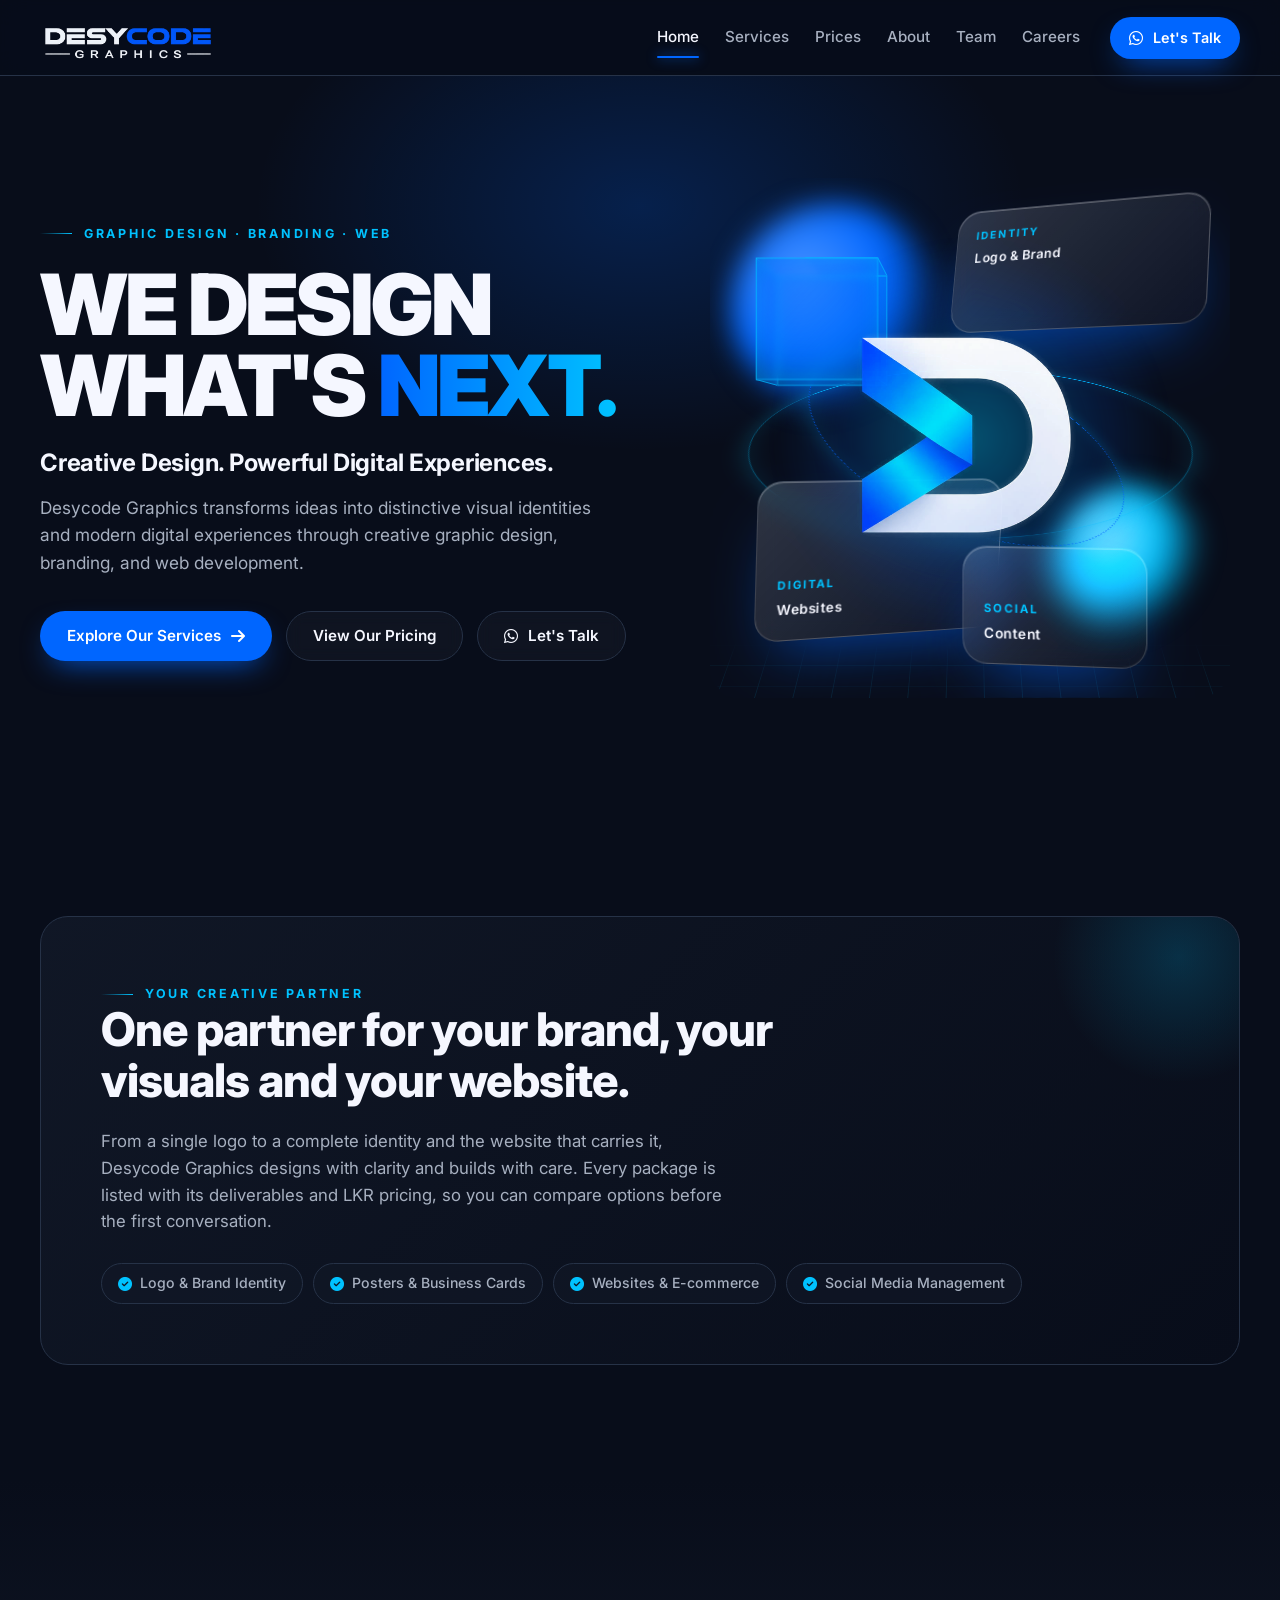
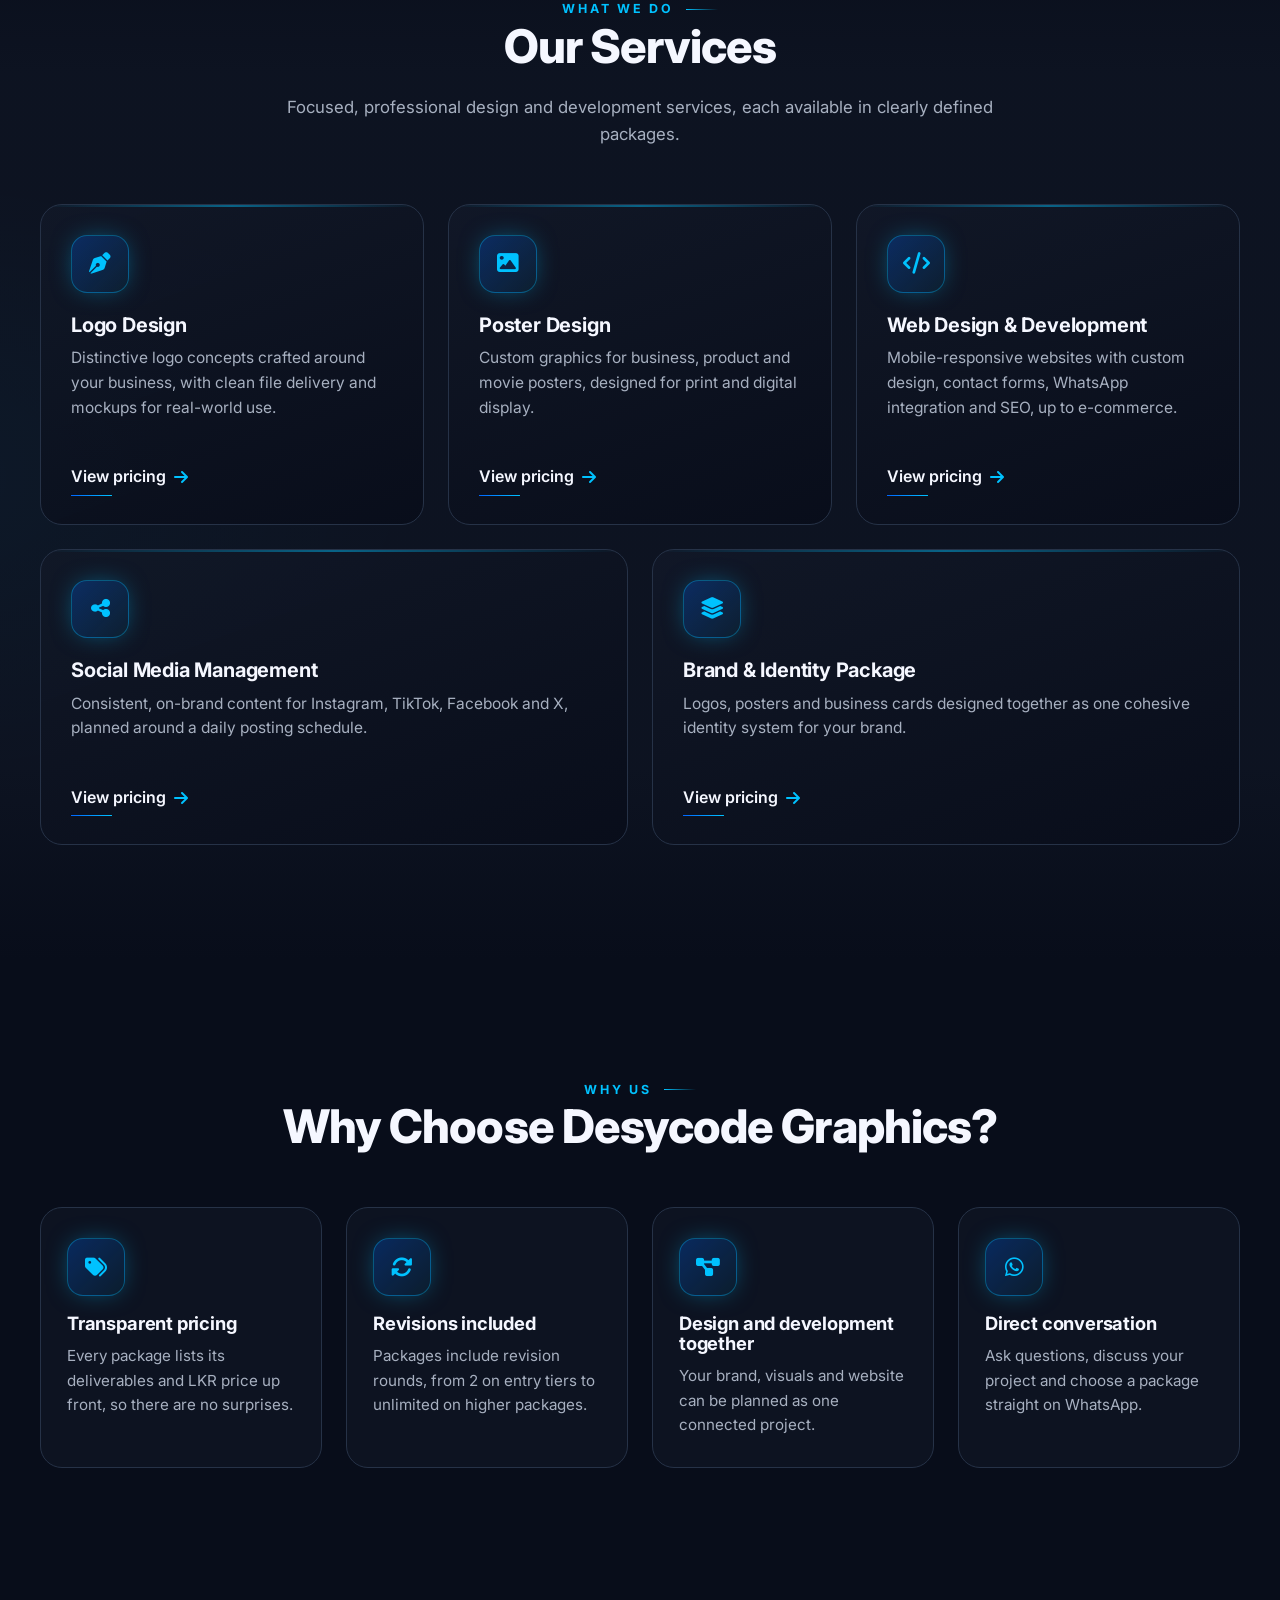
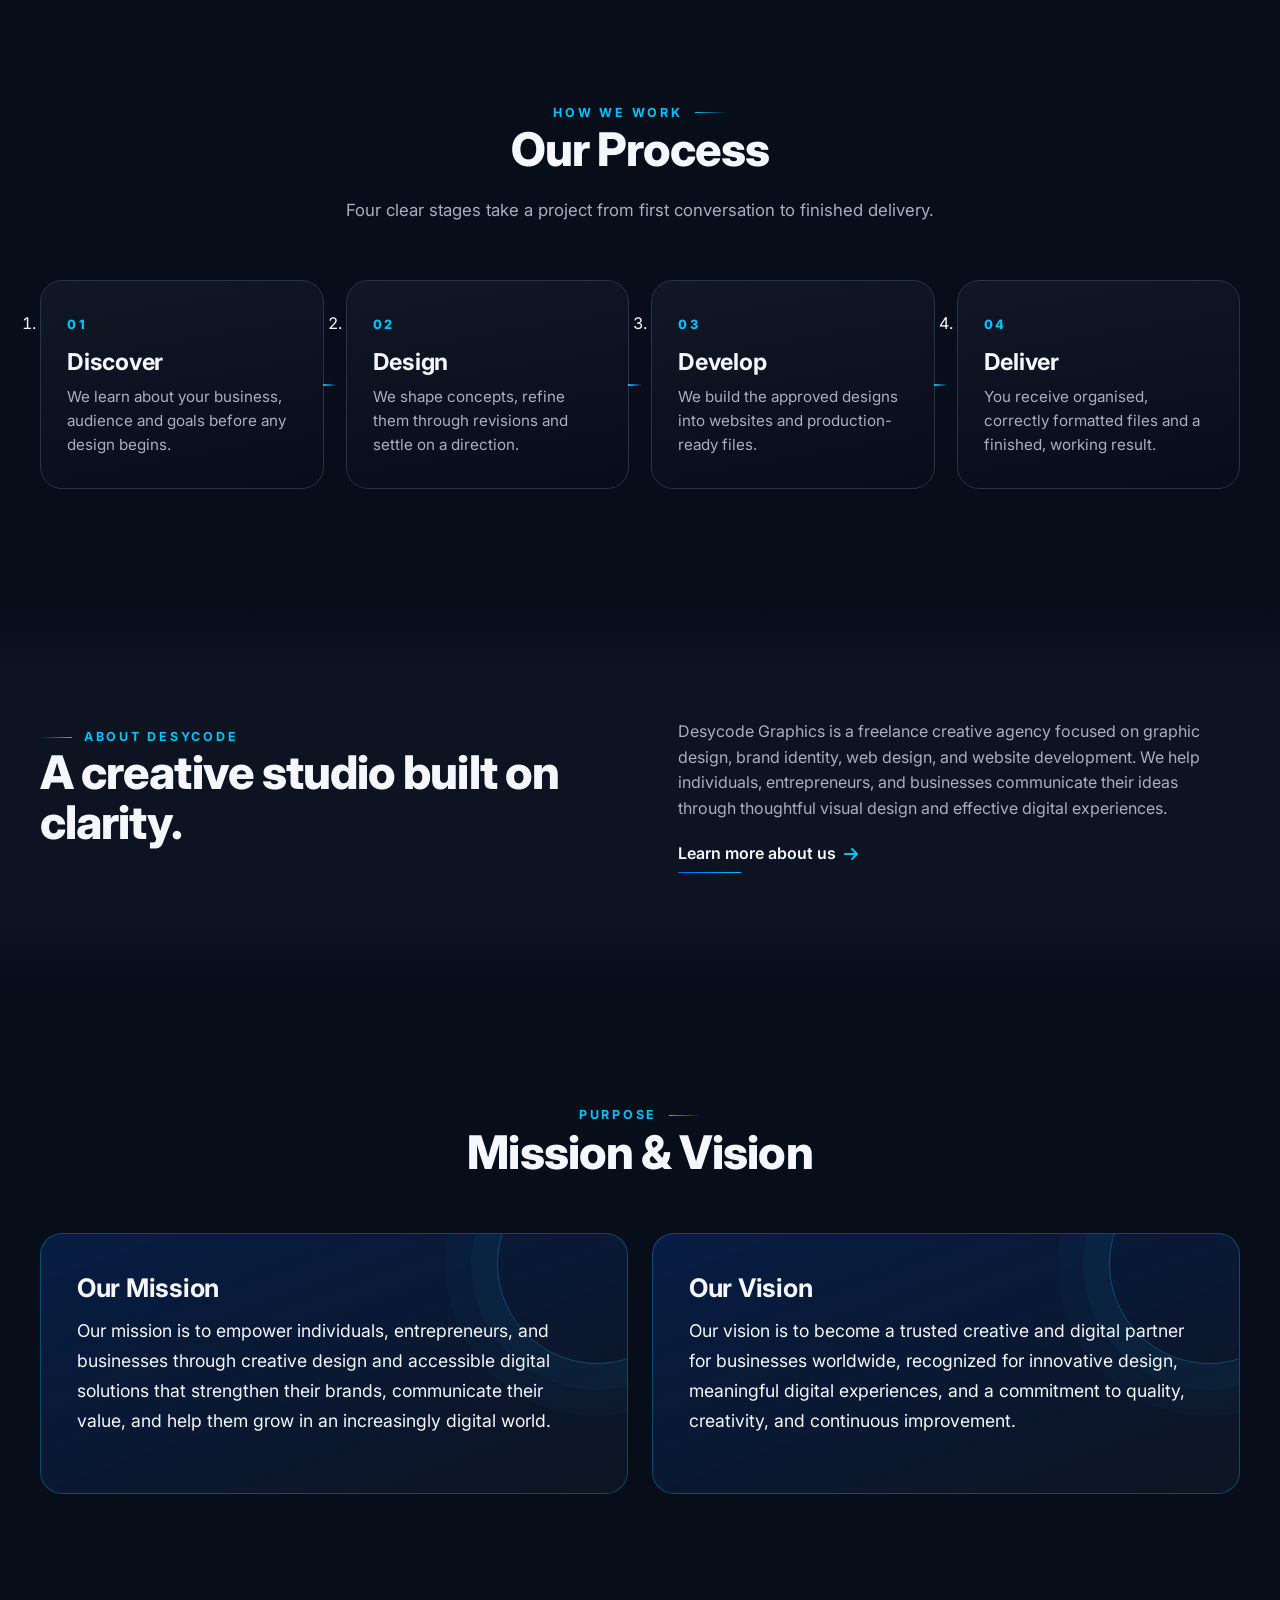
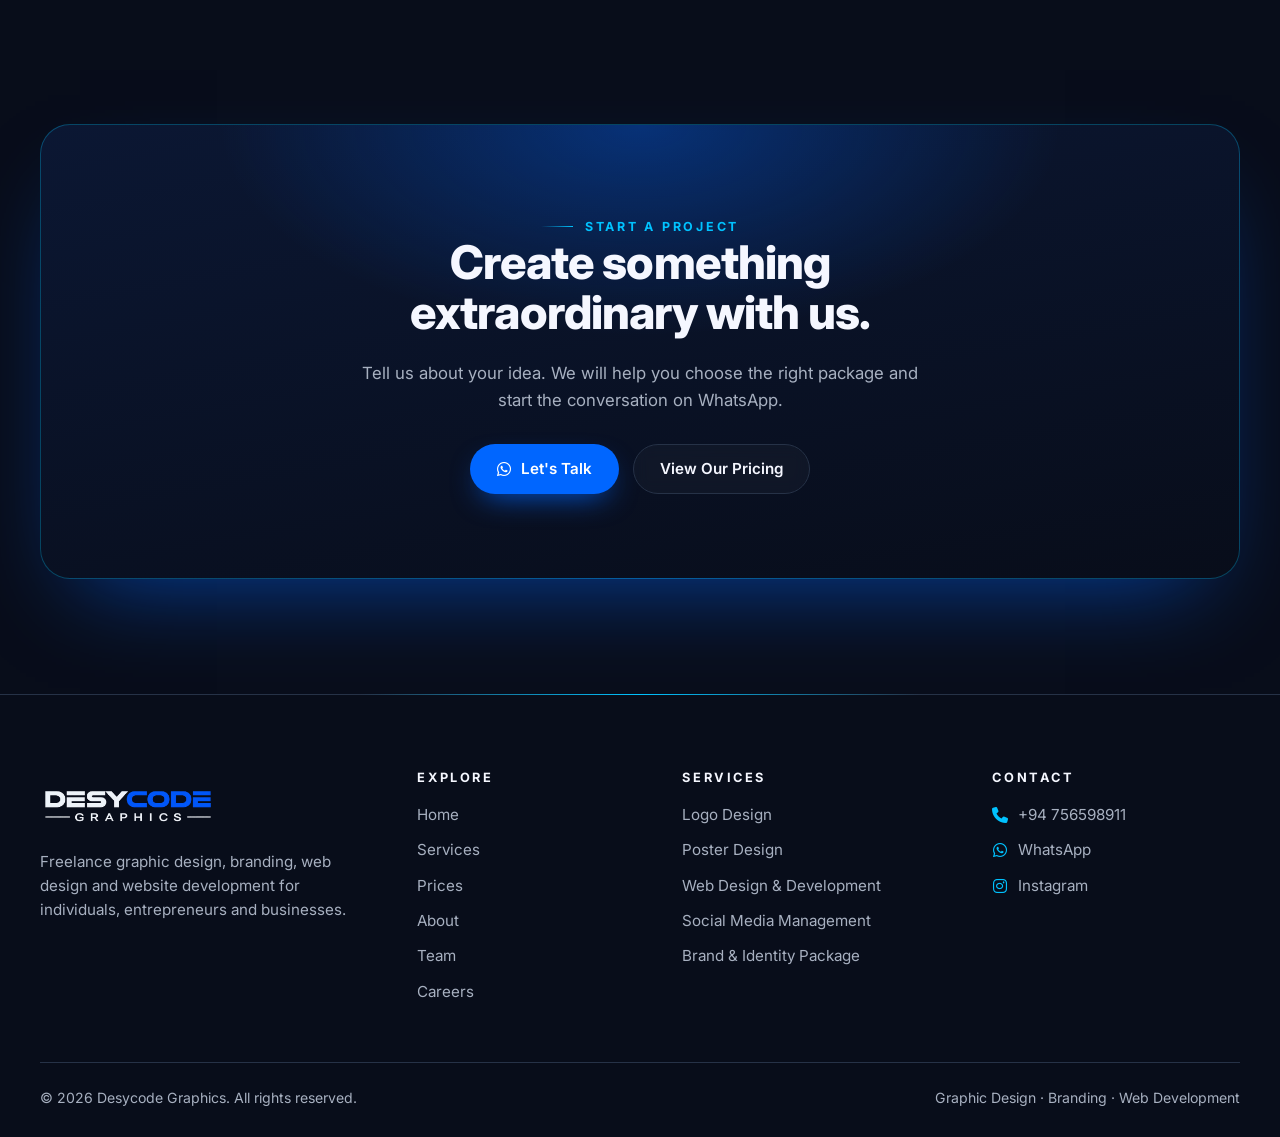
<file: index.html>
<!doctype html>
<html lang="en">
<head>
  <meta charset="utf-8">
  <meta name="viewport" content="width=device-width, initial-scale=1">
  <title>Desycode Graphics | Graphic Design, Branding &amp; Web Development</title>
  <meta name="description" content="Desycode Graphics is a freelance graphic design, brand identity, web design and website development studio. Explore our services and transparent LKR pricing.">
  <link rel="icon" href="logo-mark.png" type="image/png">
  <link rel="preconnect" href="https://fonts.googleapis.com">
  <link rel="preconnect" href="https://fonts.gstatic.com" crossorigin>
  <link href="https://fonts.googleapis.com/css2?family=Inter:wght@400;500;600;700;800;900&amp;display=swap" rel="stylesheet">
  <link rel="stylesheet" href="https://cdnjs.cloudflare.com/ajax/libs/font-awesome/6.5.1/css/all.min.css" crossorigin="anonymous" referrerpolicy="no-referrer">
  <link rel="stylesheet" href="style.css">
  <meta name="google-site-verification" content="iIJxDmLEu-KD3ltrp9LhOc4YcKqNXrVoiHv94J_MTSw" />
</head>
<body>

<a class="skip-link" href="#main">Skip to content</a>

<header class="site-header">
  <a class="brand" href="index.html" aria-label="Desycode Graphics home">
    <img src="logo-wordmark.png" alt="Desycode Graphics" width="640" height="213">
  </a>
  <input class="nav-toggle" type="checkbox" id="nav-toggle" aria-label="Show navigation menu">
  <label class="menu-btn" for="nav-toggle" aria-hidden="true"><span></span><span></span><span></span></label>
  <nav class="site-nav" aria-label="Main navigation">
    <ul class="nav-links">
      <li><a href="index.html" aria-current="page">Home</a></li>
      <li><a href="service.html">Services</a></li>
      <li><a href="price.html">Prices</a></li>
      <li><a href="about.html">About</a></li>
      <li><a href="team.html">Team</a></li>
      <li><a href="career.html">Careers</a></li>
    </ul>
    <a class="btn btn-primary btn-sm" href="https://wa.me/94756598911?text=Hi%20Desycode%20Graphics%2C%20I%27d%20like%20to%20discuss%20a%20project." target="_blank" rel="noopener noreferrer"><i class="fa-brands fa-whatsapp" aria-hidden="true"></i>Let's Talk</a>
  </nav>
</header>

<main id="main">

  <!-- ============ HERO ============ -->
  <section class="hero" aria-labelledby="hero-title">
    <div class="container hero-grid">
      <div class="hero-copy">
        <span class="eyebrow">Graphic Design &middot; Branding &middot; Web</span>
        <h1 id="hero-title">We design<br>what's <span class="gradient-text">next.</span></h1>
        <p class="hero-sub">Creative Design. Powerful Digital Experiences.</p>
        <p class="hero-lead">Desycode Graphics transforms ideas into distinctive visual identities and modern digital experiences through creative graphic design, branding, and web development.</p>
        <div class="hero-actions">
          <a class="btn btn-primary" href="service.html">Explore Our Services <i class="fa-solid fa-arrow-right" aria-hidden="true"></i></a>
          <a class="btn btn-ghost" href="price.html">View Our Pricing</a>
          <a class="btn btn-ghost" href="https://wa.me/94756598911?text=Hi%20Desycode%20Graphics%2C%20I%27d%20like%20to%20discuss%20a%20project." target="_blank" rel="noopener noreferrer"><i class="fa-brands fa-whatsapp" aria-hidden="true"></i>Let's Talk</a>
        </div>
      </div>

      <div class="scene" aria-hidden="true">
        <div class="grid-floor"></div>
        <span class="orb orb-blue"></span>
        <span class="orb orb-cyan"></span>
        <span class="ring ring-a"></span>
        <span class="ring ring-b"></span>
        <span class="glow-core"></span>
        <div class="cube">
          <span class="face f1"></span><span class="face f2"></span><span class="face f3"></span>
          <span class="face f4"></span><span class="face f5"></span><span class="face f6"></span>
        </div>
        <div class="glass glass-a"><span><small>Identity</small>Logo &amp; Brand</span></div>
        <div class="glass glass-b"><span><small>Digital</small>Websites</span></div>
        <div class="glass glass-c"><span><small>Social</small>Content</span></div>
        <img class="logo-mark" src="logo-mark.png" alt="Desycode Graphics D mark" width="800" height="800">
      </div>
    </div>
  </section>

  <!-- ============ TRUST / INTRO ============ -->
  <section class="section" aria-labelledby="intro-title">
    <div class="container">
      <div class="intro-panel">
        <span class="eyebrow">Your creative partner</span>
        <h2 id="intro-title">One partner for your brand, your visuals and your website.</h2>
        <p>From a single logo to a complete identity and the website that carries it, Desycode Graphics designs with clarity and builds with care. Every package is listed with its deliverables and LKR pricing, so you can compare options before the first conversation.</p>
        <div class="tag-row">
          <span class="pill"><i class="fa-solid fa-circle-check" aria-hidden="true"></i>Logo &amp; Brand Identity</span>
          <span class="pill"><i class="fa-solid fa-circle-check" aria-hidden="true"></i>Posters &amp; Business Cards</span>
          <span class="pill"><i class="fa-solid fa-circle-check" aria-hidden="true"></i>Websites &amp; E-commerce</span>
          <span class="pill"><i class="fa-solid fa-circle-check" aria-hidden="true"></i>Social Media Management</span>
        </div>
      </div>
    </div>
  </section>

  <!-- ============ SERVICES OVERVIEW ============ -->
  <section class="section section-alt" aria-labelledby="services-title">
    <div class="container">
      <div class="section-head">
        <span class="eyebrow">What we do</span>
        <h2 id="services-title">Our Services</h2>
        <p>Focused, professional design and development services, each available in clearly defined packages.</p>
      </div>

      <div class="service-grid">
        <article class="card">
          <div class="icon-box" aria-hidden="true"><i class="fa-solid fa-pen-nib"></i></div>
          <h3>Logo Design</h3>
          <p>Distinctive logo concepts crafted around your business, with clean file delivery and mockups for real-world use.</p>
          <div class="card-foot"><a class="text-link" href="price.html#logo">View pricing <i class="fa-solid fa-arrow-right" aria-hidden="true"></i></a></div>
        </article>
        <article class="card">
          <div class="icon-box" aria-hidden="true"><i class="fa-solid fa-image"></i></div>
          <h3>Poster Design</h3>
          <p>Custom graphics for business, product and movie posters, designed for print and digital display.</p>
          <div class="card-foot"><a class="text-link" href="price.html#poster">View pricing <i class="fa-solid fa-arrow-right" aria-hidden="true"></i></a></div>
        </article>
        <article class="card">
          <div class="icon-box" aria-hidden="true"><i class="fa-solid fa-code"></i></div>
          <h3>Web Design &amp; Development</h3>
          <p>Mobile-responsive websites with custom design, contact forms, WhatsApp integration and SEO, up to e-commerce.</p>
          <div class="card-foot"><a class="text-link" href="price.html#web">View pricing <i class="fa-solid fa-arrow-right" aria-hidden="true"></i></a></div>
        </article>
        <article class="card">
          <div class="icon-box" aria-hidden="true"><i class="fa-solid fa-share-nodes"></i></div>
          <h3>Social Media Management</h3>
          <p>Consistent, on-brand content for Instagram, TikTok, Facebook and X, planned around a daily posting schedule.</p>
          <div class="card-foot"><a class="text-link" href="price.html#social">View pricing <i class="fa-solid fa-arrow-right" aria-hidden="true"></i></a></div>
        </article>
        <article class="card">
          <div class="icon-box" aria-hidden="true"><i class="fa-solid fa-layer-group"></i></div>
          <h3>Brand &amp; Identity Package</h3>
          <p>Logos, posters and business cards designed together as one cohesive identity system for your brand.</p>
          <div class="card-foot"><a class="text-link" href="price.html#brand">View pricing <i class="fa-solid fa-arrow-right" aria-hidden="true"></i></a></div>
        </article>
      </div>
    </div>
  </section>

  <!-- ============ WHY CHOOSE US ============ -->
  <section class="section" aria-labelledby="why-title">
    <div class="container">
      <div class="section-head">
        <span class="eyebrow">Why us</span>
        <h2 id="why-title">Why Choose Desycode Graphics?</h2>
      </div>
      <div class="grid grid-4">
        <article class="feature">
          <div class="icon-box" aria-hidden="true"><i class="fa-solid fa-tags"></i></div>
          <h3>Transparent pricing</h3>
          <p>Every package lists its deliverables and LKR price up front, so there are no surprises.</p>
        </article>
        <article class="feature">
          <div class="icon-box" aria-hidden="true"><i class="fa-solid fa-rotate"></i></div>
          <h3>Revisions included</h3>
          <p>Packages include revision rounds, from 2 on entry tiers to unlimited on higher packages.</p>
        </article>
        <article class="feature">
          <div class="icon-box" aria-hidden="true"><i class="fa-solid fa-diagram-project"></i></div>
          <h3>Design and development together</h3>
          <p>Your brand, visuals and website can be planned as one connected project.</p>
        </article>
        <article class="feature">
          <div class="icon-box" aria-hidden="true"><i class="fa-brands fa-whatsapp"></i></div>
          <h3>Direct conversation</h3>
          <p>Ask questions, discuss your project and choose a package straight on WhatsApp.</p>
        </article>
      </div>
    </div>
  </section>



  <!-- ============ PROCESS ============ -->
  <section class="section" aria-labelledby="process-title">
    <div class="container">
      <div class="section-head">
        <span class="eyebrow">How we work</span>
        <h2 id="process-title">Our Process</h2>
        <p>Four clear stages take a project from first conversation to finished delivery.</p>
      </div>
      <ol class="steps">
        <li class="step">
          <span class="step-num">01</span>
          <h3>Discover</h3>
          <p>We learn about your business, audience and goals before any design begins.</p>
        </li>
        <li class="step">
          <span class="step-num">02</span>
          <h3>Design</h3>
          <p>We shape concepts, refine them through revisions and settle on a direction.</p>
        </li>
        <li class="step">
          <span class="step-num">03</span>
          <h3>Develop</h3>
          <p>We build the approved designs into websites and production-ready files.</p>
        </li>
        <li class="step">
          <span class="step-num">04</span>
          <h3>Deliver</h3>
          <p>You receive organised, correctly formatted files and a finished, working result.</p>
        </li>
      </ol>
    </div>
  </section>

  <!-- ============ COMPANY INTRO ============ -->
  <section class="section section-alt" aria-labelledby="company-title">
    <div class="container split">
      <div>
        <span class="eyebrow">About Desycode</span>
        <h2 id="company-title">A creative studio built on clarity.</h2>
      </div>
      <div>
        <p>Desycode Graphics is a freelance creative agency focused on graphic design, brand identity, web design, and website development. We help individuals, entrepreneurs, and businesses communicate their ideas through thoughtful visual design and effective digital experiences.</p>
        <a class="text-link" href="about.html">Learn more about us <i class="fa-solid fa-arrow-right" aria-hidden="true"></i></a>
      </div>
    </div>
  </section>

  <!-- ============ MISSION & VISION PREVIEW ============ -->
  <section class="section" aria-labelledby="mv-title">
    <div class="container">
      <div class="section-head">
        <span class="eyebrow">Purpose</span>
        <h2 id="mv-title">Mission &amp; Vision</h2>
      </div>
      <div class="grid grid-2">
        <article class="statement">
          <h3>Our Mission</h3>
          <p>Our mission is to empower individuals, entrepreneurs, and businesses through creative design and accessible digital solutions that strengthen their brands, communicate their value, and help them grow in an increasingly digital world.</p>
        </article>
        <article class="statement">
          <h3>Our Vision</h3>
          <p>Our vision is to become a trusted creative and digital partner for businesses worldwide, recognized for innovative design, meaningful digital experiences, and a commitment to quality, creativity, and continuous improvement.</p>
        </article>
      </div>
    </div>
  </section>

  <!-- ============ FINAL CTA ============ -->
  <section class="section" aria-labelledby="cta-title">
    <div class="container">
      <div class="cta-band">
        <span class="eyebrow">Start a project</span>
        <h2 id="cta-title">Create something extraordinary with us.</h2>
        <p>Tell us about your idea. We will help you choose the right package and start the conversation on WhatsApp.</p>
        <div class="hero-actions">
          <a class="btn btn-primary" href="https://wa.me/94756598911?text=Hi%20Desycode%20Graphics%2C%20I%27d%20like%20to%20discuss%20a%20project." target="_blank" rel="noopener noreferrer"><i class="fa-brands fa-whatsapp" aria-hidden="true"></i>Let's Talk</a>
          <a class="btn btn-ghost" href="price.html">View Our Pricing</a>
        </div>
      </div>
    </div>
  </section>

</main>

<footer class="site-footer">
  <div class="container">
    <div class="footer-grid">
      <div class="footer-brand">
        <img class="footer-logo" src="logo-wordmark.png" alt="Desycode Graphics" width="640" height="213" loading="lazy">
        <p>Freelance graphic design, branding, web design and website development for individuals, entrepreneurs and businesses.</p>
      </div>
      <nav aria-label="Footer navigation">
        <h4>Explore</h4>
        <ul>
          <li><a href="index.html">Home</a></li>
          <li><a href="service.html">Services</a></li>
          <li><a href="price.html">Prices</a></li>
          <li><a href="about.html">About</a></li>
          <li><a href="team.html">Team</a></li>
          <li><a href="career.html">Careers</a></li>
        </ul>
      </nav>
      <nav aria-label="Service links">
        <h4>Services</h4>
        <ul>
          <li><a href="price.html#logo">Logo Design</a></li>
          <li><a href="price.html#poster">Poster Design</a></li>
          <li><a href="price.html#web">Web Design &amp; Development</a></li>
          <li><a href="price.html#social">Social Media Management</a></li>
          <li><a href="price.html#brand">Brand &amp; Identity Package</a></li>
        </ul>
      </nav>
      <div>
        <h4>Contact</h4>
        <ul>
          <li><i class="fa-solid fa-phone" aria-hidden="true"></i><a href="tel:+94756598911">+94 756598911</a></li>
          <li><i class="fa-brands fa-whatsapp" aria-hidden="true"></i><a href="https://wa.me/94756598911" target="_blank" rel="noopener noreferrer">WhatsApp</a></li>
          <li><i class="fa-brands fa-instagram" aria-hidden="true"></i><a href="https://www.instagram.com/desycode" target="_blank" rel="noopener noreferrer">Instagram</a></li>
        </ul>
      </div>
    </div>
    <div class="footer-bottom">
      <p>&copy; 2026 Desycode Graphics. All rights reserved.</p>
      <p>Graphic Design &middot; Branding &middot; Web Development</p>
    </div>
  </div>
</footer>

</body>
</html>
</file>
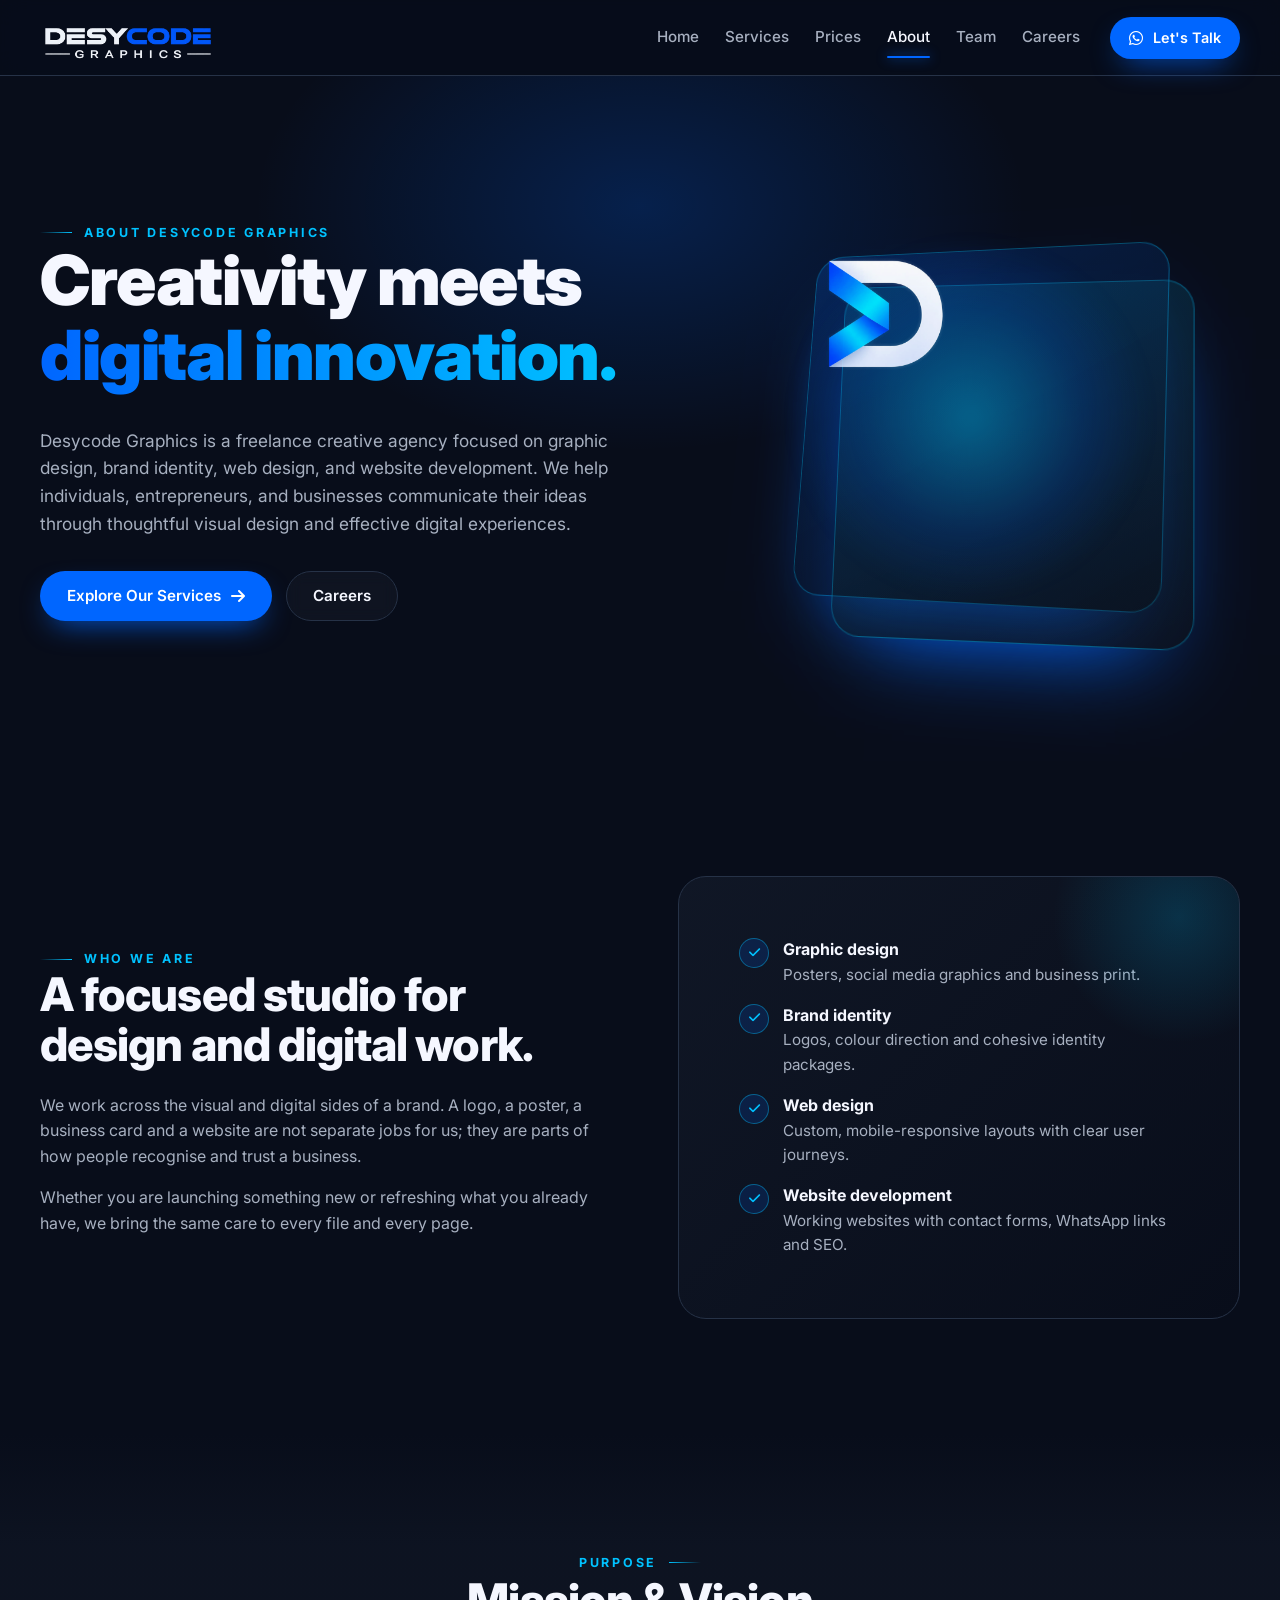
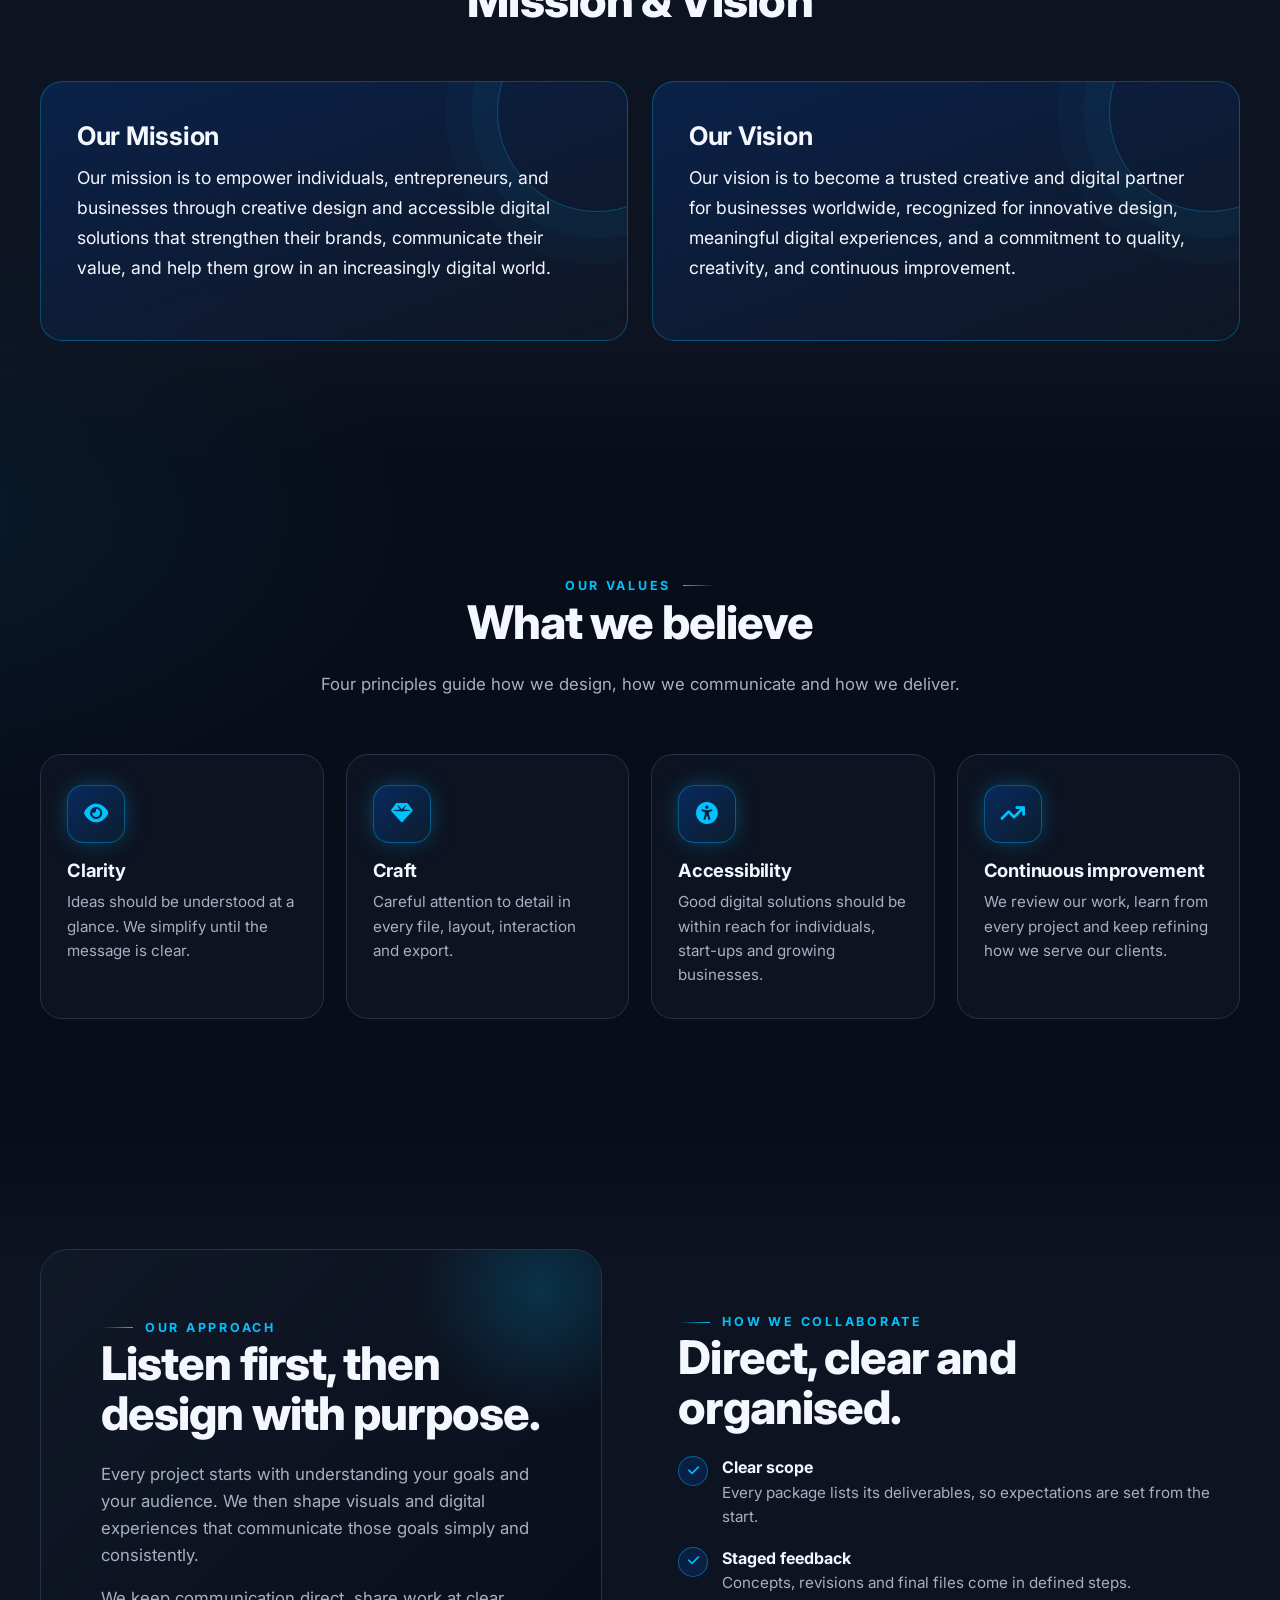
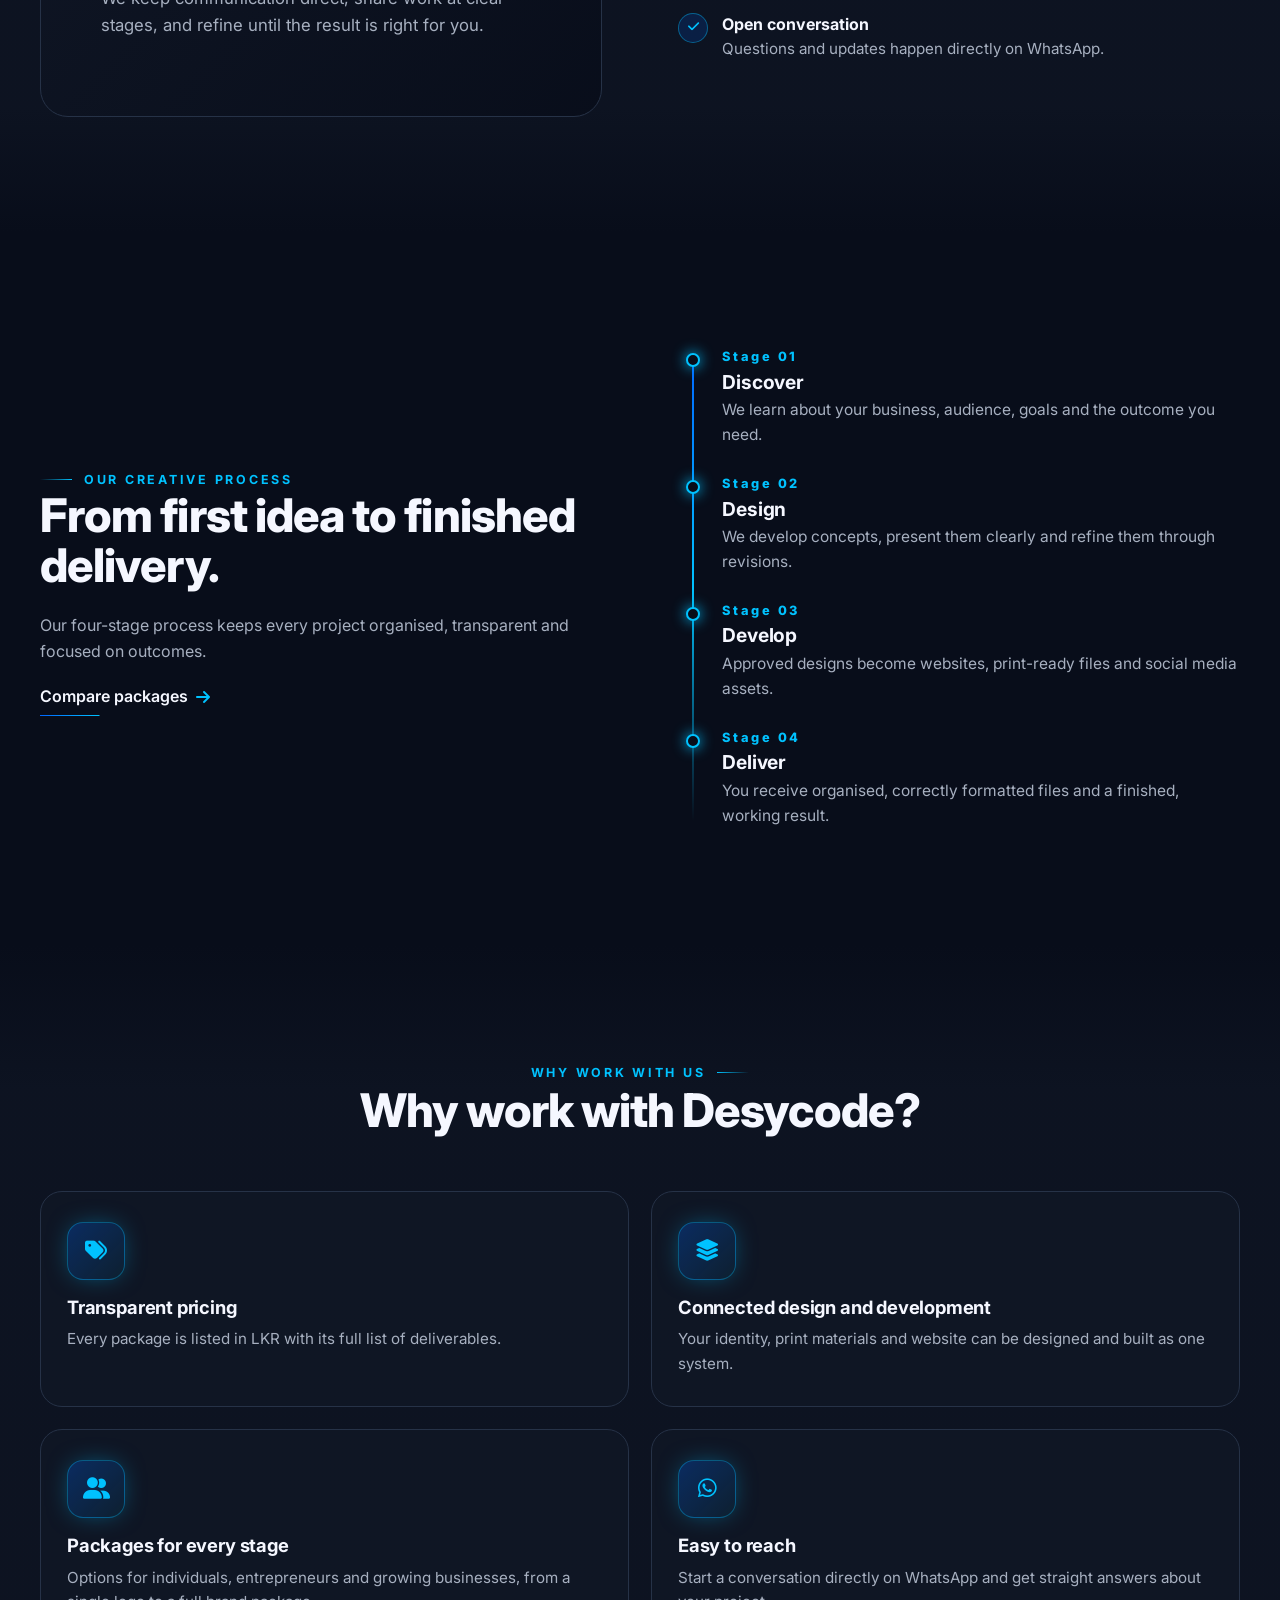
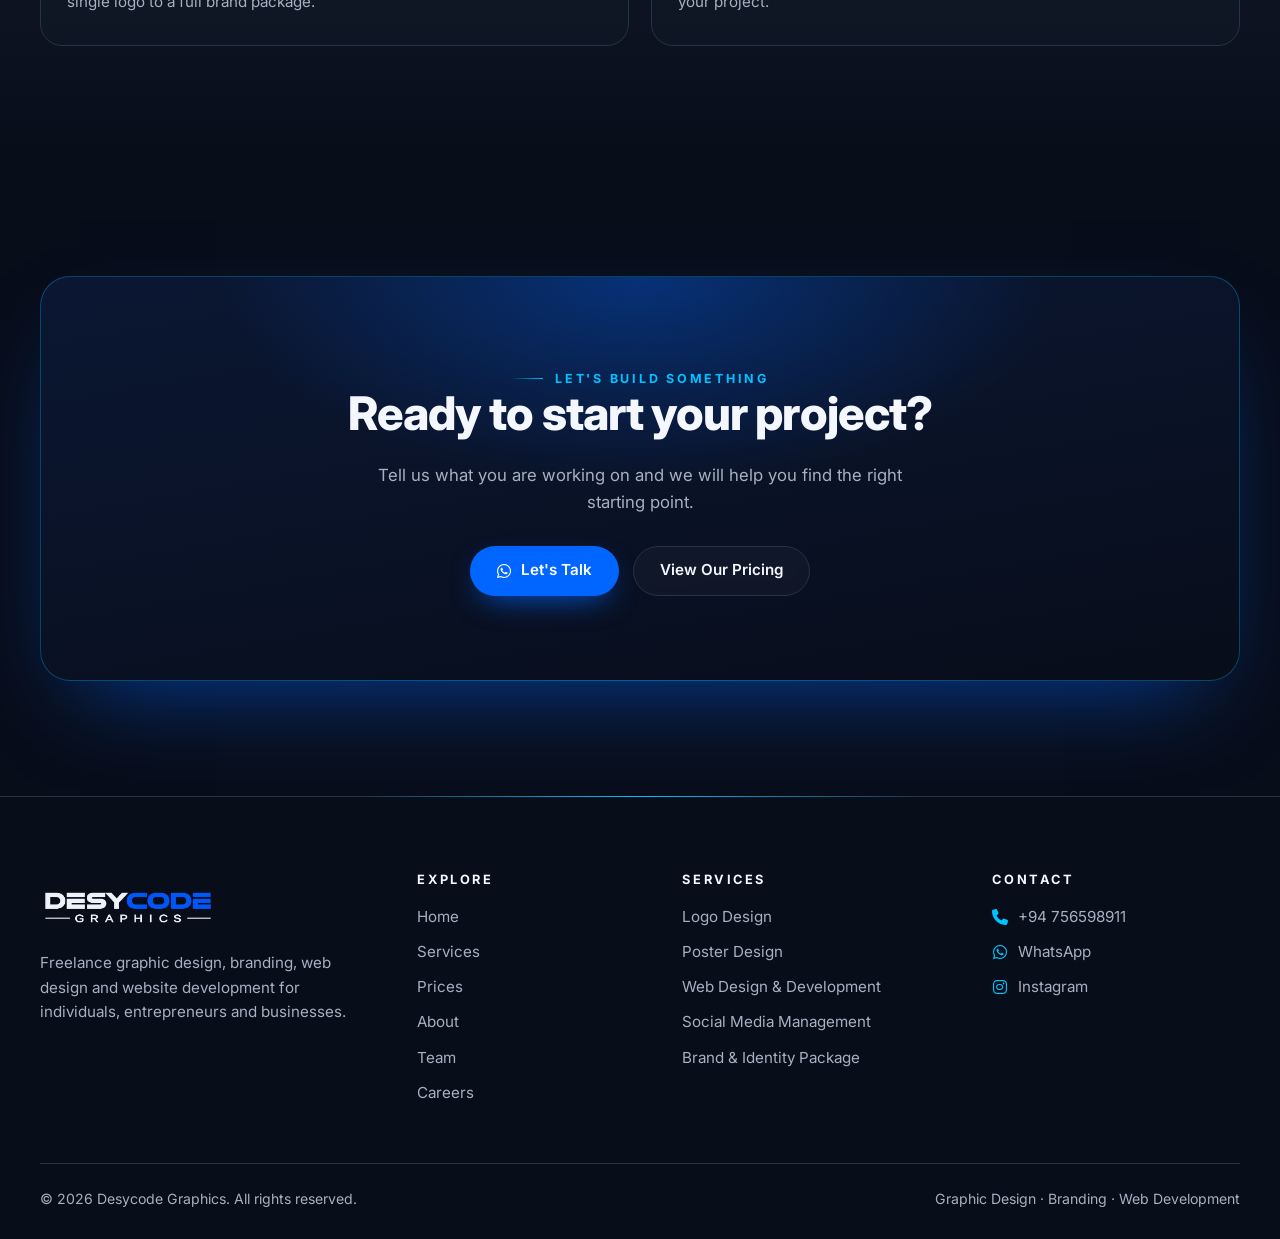
<file: about.html>
<!doctype html>
<html lang="en">
<head>
  <meta charset="utf-8">
  <meta name="viewport" content="width=device-width, initial-scale=1">
  <title>About | Desycode Graphics</title>
  <meta name="description" content="Learn about Desycode Graphics, a freelance creative agency focused on graphic design, brand identity, web design and website development. Read our mission and vision.">
  <link rel="icon" href="logo-mark.png" type="image/png">
  <link rel="preconnect" href="https://fonts.googleapis.com">
  <link rel="preconnect" href="https://fonts.gstatic.com" crossorigin>
  <link href="https://fonts.googleapis.com/css2?family=Inter:wght@400;500;600;700;800;900&amp;display=swap" rel="stylesheet">
  <link rel="stylesheet" href="https://cdnjs.cloudflare.com/ajax/libs/font-awesome/6.5.1/css/all.min.css" crossorigin="anonymous" referrerpolicy="no-referrer">
  <link rel="stylesheet" href="style.css">
</head>
<body>

<a class="skip-link" href="#main">Skip to content</a>

<header class="site-header">
  <a class="brand" href="index.html" aria-label="Desycode Graphics home">
    <img src="logo-wordmark.png" alt="Desycode Graphics" width="640" height="213">
  </a>
  <input class="nav-toggle" type="checkbox" id="nav-toggle" aria-label="Show navigation menu">
  <label class="menu-btn" for="nav-toggle" aria-hidden="true"><span></span><span></span><span></span></label>
  <nav class="site-nav" aria-label="Main navigation">
    <ul class="nav-links">
      <li><a href="index.html">Home</a></li>
      <li><a href="service.html">Services</a></li>
      <li><a href="price.html">Prices</a></li>
      <li><a href="about.html" aria-current="page">About</a></li>
      <li><a href="team.html">Team</a></li>
      <li><a href="career.html">Careers</a></li>
    </ul>
    <a class="btn btn-primary btn-sm" href="https://wa.me/94756598911?text=Hi%20Desycode%20Graphics%2C%20I%27d%20like%20to%20discuss%20a%20project." target="_blank" rel="noopener noreferrer"><i class="fa-brands fa-whatsapp" aria-hidden="true"></i>Let's Talk</a>
  </nav>
</header>

<main id="main">

  <!-- ============ HERO ============ -->
  <section class="page-hero" aria-labelledby="page-title">
    <div class="container hero-grid">
      <div class="hero-copy">
        <span class="eyebrow">About Desycode Graphics</span>
        <h1 id="page-title">Creativity meets <span class="gradient-text">digital innovation.</span></h1>
        <p class="hero-lead">Desycode Graphics is a freelance creative agency focused on graphic design, brand identity, web design, and website development. We help individuals, entrepreneurs, and businesses communicate their ideas through thoughtful visual design and effective digital experiences.</p>
        <div class="hero-actions">
          <a class="btn btn-primary" href="service.html">Explore Our Services <i class="fa-solid fa-arrow-right" aria-hidden="true"></i></a>
          <a class="btn btn-ghost" href="career.html">Careers</a>
        </div>
      </div>

      <div class="visual-stack" aria-hidden="true">
        <div class="plate"></div>
        <div class="plate plate-2"></div>
        <div class="glow-core"></div>
        <img class="logo-mark" src="logo-mark.png" alt="Desycode Graphics D mark" width="800" height="800">
      </div>
    </div>
  </section>

  <!-- ============ WHO WE ARE ============ -->
  <section class="section" aria-labelledby="who-title">
    <div class="container split">
      <div>
        <span class="eyebrow">Who we are</span>
        <h2 id="who-title">A focused studio for design and digital work.</h2>
        <p>We work across the visual and digital sides of a brand. A logo, a poster, a business card and a website are not separate jobs for us; they are parts of how people recognise and trust a business.</p>
        <p>Whether you are launching something new or refreshing what you already have, we bring the same care to every file and every page.</p>
      </div>
      <div class="intro-panel">
        <ul class="checklist">
          <li><i class="fa-solid fa-check" aria-hidden="true"></i><div><strong>Graphic design</strong><span>Posters, social media graphics and business print.</span></div></li>
          <li><i class="fa-solid fa-check" aria-hidden="true"></i><div><strong>Brand identity</strong><span>Logos, colour direction and cohesive identity packages.</span></div></li>
          <li><i class="fa-solid fa-check" aria-hidden="true"></i><div><strong>Web design</strong><span>Custom, mobile-responsive layouts with clear user journeys.</span></div></li>
          <li><i class="fa-solid fa-check" aria-hidden="true"></i><div><strong>Website development</strong><span>Working websites with contact forms, WhatsApp links and SEO.</span></div></li>
        </ul>
      </div>
    </div>
  </section>

  <!-- ============ MISSION & VISION ============ -->
  <section class="section section-alt" aria-labelledby="mv-title">
    <div class="container">
      <div class="section-head">
        <span class="eyebrow">Purpose</span>
        <h2 id="mv-title">Mission &amp; Vision</h2>
      </div>
      <div class="grid grid-2">
        <article class="statement">
          <h3>Our Mission</h3>
          <p>Our mission is to empower individuals, entrepreneurs, and businesses through creative design and accessible digital solutions that strengthen their brands, communicate their value, and help them grow in an increasingly digital world.</p>
        </article>
        <article class="statement">
          <h3>Our Vision</h3>
          <p>Our vision is to become a trusted creative and digital partner for businesses worldwide, recognized for innovative design, meaningful digital experiences, and a commitment to quality, creativity, and continuous improvement.</p>
        </article>
      </div>
    </div>
  </section>

  <!-- ============ WHAT WE BELIEVE ============ -->
  <section class="section" aria-labelledby="believe-title">
    <div class="container">
      <div class="section-head">
        <span class="eyebrow">Our values</span>
        <h2 id="believe-title">What we believe</h2>
        <p>Four principles guide how we design, how we communicate and how we deliver.</p>
      </div>
      <div class="grid values-grid">
        <article class="feature">
          <div class="icon-box" aria-hidden="true"><i class="fa-solid fa-eye"></i></div>
          <h3>Clarity</h3>
          <p>Ideas should be understood at a glance. We simplify until the message is clear.</p>
        </article>
        <article class="feature">
          <div class="icon-box" aria-hidden="true"><i class="fa-solid fa-gem"></i></div>
          <h3>Craft</h3>
          <p>Careful attention to detail in every file, layout, interaction and export.</p>
        </article>
        <article class="feature">
          <div class="icon-box" aria-hidden="true"><i class="fa-solid fa-universal-access"></i></div>
          <h3>Accessibility</h3>
          <p>Good digital solutions should be within reach for individuals, start-ups and growing businesses.</p>
        </article>
        <article class="feature">
          <div class="icon-box" aria-hidden="true"><i class="fa-solid fa-arrow-trend-up"></i></div>
          <h3>Continuous improvement</h3>
          <p>We review our work, learn from every project and keep refining how we serve our clients.</p>
        </article>
      </div>
    </div>
  </section>

  <!-- ============ OUR APPROACH ============ -->
  <section class="section section-alt" aria-labelledby="approach-title">
    <div class="container split">
      <div class="intro-panel">
        <span class="eyebrow">Our approach</span>
        <h2 id="approach-title">Listen first, then design with purpose.</h2>
        <p>Every project starts with understanding your goals and your audience. We then shape visuals and digital experiences that communicate those goals simply and consistently.</p>
        <p>We keep communication direct, share work at clear stages, and refine until the result is right for you.</p>
      </div>
      <div>
        <span class="eyebrow">How we collaborate</span>
        <h2 id="collab-title">Direct, clear and organised.</h2>
        <ul class="checklist">
          <li><i class="fa-solid fa-check" aria-hidden="true"></i><div><strong>Clear scope</strong><span>Every package lists its deliverables, so expectations are set from the start.</span></div></li>
          <li><i class="fa-solid fa-check" aria-hidden="true"></i><div><strong>Staged feedback</strong><span>Concepts, revisions and final files come in defined steps.</span></div></li>
          <li><i class="fa-solid fa-check" aria-hidden="true"></i><div><strong>Open conversation</strong><span>Questions and updates happen directly on WhatsApp.</span></div></li>
        </ul>
      </div>
    </div>
  </section>

  <!-- ============ CREATIVE PROCESS (timeline) ============ -->
  <section class="section" aria-labelledby="process-title">
    <div class="container split">
      <div>
        <span class="eyebrow">Our creative process</span>
        <h2 id="process-title">From first idea to finished delivery.</h2>
        <p>Our four-stage process keeps every project organised, transparent and focused on outcomes.</p>
        <a class="text-link" href="price.html">Compare packages <i class="fa-solid fa-arrow-right" aria-hidden="true"></i></a>
      </div>
      <ol class="timeline">
        <li>
          <span class="step-num">Stage 01</span>
          <h3>Discover</h3>
          <p>We learn about your business, audience, goals and the outcome you need.</p>
        </li>
        <li>
          <span class="step-num">Stage 02</span>
          <h3>Design</h3>
          <p>We develop concepts, present them clearly and refine them through revisions.</p>
        </li>
        <li>
          <span class="step-num">Stage 03</span>
          <h3>Develop</h3>
          <p>Approved designs become websites, print-ready files and social media assets.</p>
        </li>
        <li>
          <span class="step-num">Stage 04</span>
          <h3>Deliver</h3>
          <p>You receive organised, correctly formatted files and a finished, working result.</p>
        </li>
      </ol>
    </div>
  </section>

  <!-- ============ WHY WORK WITH US ============ -->
  <section class="section section-alt" aria-labelledby="why-title">
    <div class="container">
      <div class="section-head">
        <span class="eyebrow">Why work with us</span>
        <h2 id="why-title">Why work with Desycode?</h2>
      </div>
      <div class="grid why-list">
        <article class="feature">
          <div class="icon-box" aria-hidden="true"><i class="fa-solid fa-tags"></i></div>
          <h3>Transparent pricing</h3>
          <p>Every package is listed in LKR with its full list of deliverables.</p>
        </article>
        <article class="feature">
          <div class="icon-box" aria-hidden="true"><i class="fa-solid fa-layer-group"></i></div>
          <h3>Connected design and development</h3>
          <p>Your identity, print materials and website can be designed and built as one system.</p>
        </article>
        <article class="feature">
          <div class="icon-box" aria-hidden="true"><i class="fa-solid fa-user-group"></i></div>
          <h3>Packages for every stage</h3>
          <p>Options for individuals, entrepreneurs and growing businesses, from a single logo to a full brand package.</p>
        </article>
        <article class="feature">
          <div class="icon-box" aria-hidden="true"><i class="fa-brands fa-whatsapp"></i></div>
          <h3>Easy to reach</h3>
          <p>Start a conversation directly on WhatsApp and get straight answers about your project.</p>
        </article>
      </div>
    </div>
  </section>

  <!-- ============ CTA ============ -->
  <section class="section" aria-labelledby="cta-title">
    <div class="container">
      <div class="cta-band">
        <span class="eyebrow">Let's build something</span>
        <h2 id="cta-title">Ready to start your project?</h2>
        <p>Tell us what you are working on and we will help you find the right starting point.</p>
        <div class="hero-actions">
          <a class="btn btn-primary" href="https://wa.me/94756598911?text=Hi%20Desycode%20Graphics%2C%20I%27d%20like%20to%20discuss%20a%20project." target="_blank" rel="noopener noreferrer"><i class="fa-brands fa-whatsapp" aria-hidden="true"></i>Let's Talk</a>
          <a class="btn btn-ghost" href="price.html">View Our Pricing</a>
        </div>
      </div>
    </div>
  </section>

</main>

<footer class="site-footer">
  <div class="container">
    <div class="footer-grid">
      <div class="footer-brand">
        <img class="footer-logo" src="logo-wordmark.png" alt="Desycode Graphics" width="640" height="213" loading="lazy">
        <p>Freelance graphic design, branding, web design and website development for individuals, entrepreneurs and businesses.</p>
      </div>
      <nav aria-label="Footer navigation">
        <h4>Explore</h4>
        <ul>
          <li><a href="index.html">Home</a></li>
          <li><a href="service.html">Services</a></li>
          <li><a href="price.html">Prices</a></li>
          <li><a href="about.html">About</a></li>
          <li><a href="team.html">Team</a></li>
          <li><a href="career.html">Careers</a></li>
        </ul>
      </nav>
      <nav aria-label="Service links">
        <h4>Services</h4>
        <ul>
          <li><a href="price.html#logo">Logo Design</a></li>
          <li><a href="price.html#poster">Poster Design</a></li>
          <li><a href="price.html#web">Web Design &amp; Development</a></li>
          <li><a href="price.html#social">Social Media Management</a></li>
          <li><a href="price.html#brand">Brand &amp; Identity Package</a></li>
        </ul>
      </nav>
      <div>
        <h4>Contact</h4>
        <ul>
          <li><i class="fa-solid fa-phone" aria-hidden="true"></i><a href="tel:+94756598911">+94 756598911</a></li>
          <li><i class="fa-brands fa-whatsapp" aria-hidden="true"></i><a href="https://wa.me/94756598911" target="_blank" rel="noopener noreferrer">WhatsApp</a></li>
          <li><i class="fa-brands fa-instagram" aria-hidden="true"></i><a href="https://www.instagram.com/desycode" target="_blank" rel="noopener noreferrer">Instagram</a></li>
        </ul>
      </div>
    </div>
    <div class="footer-bottom">
      <p>&copy; 2026 Desycode Graphics. All rights reserved.</p>
      <p>Graphic Design &middot; Branding &middot; Web Development</p>
    </div>
  </div>
</footer>

</body>
</html>
</file>
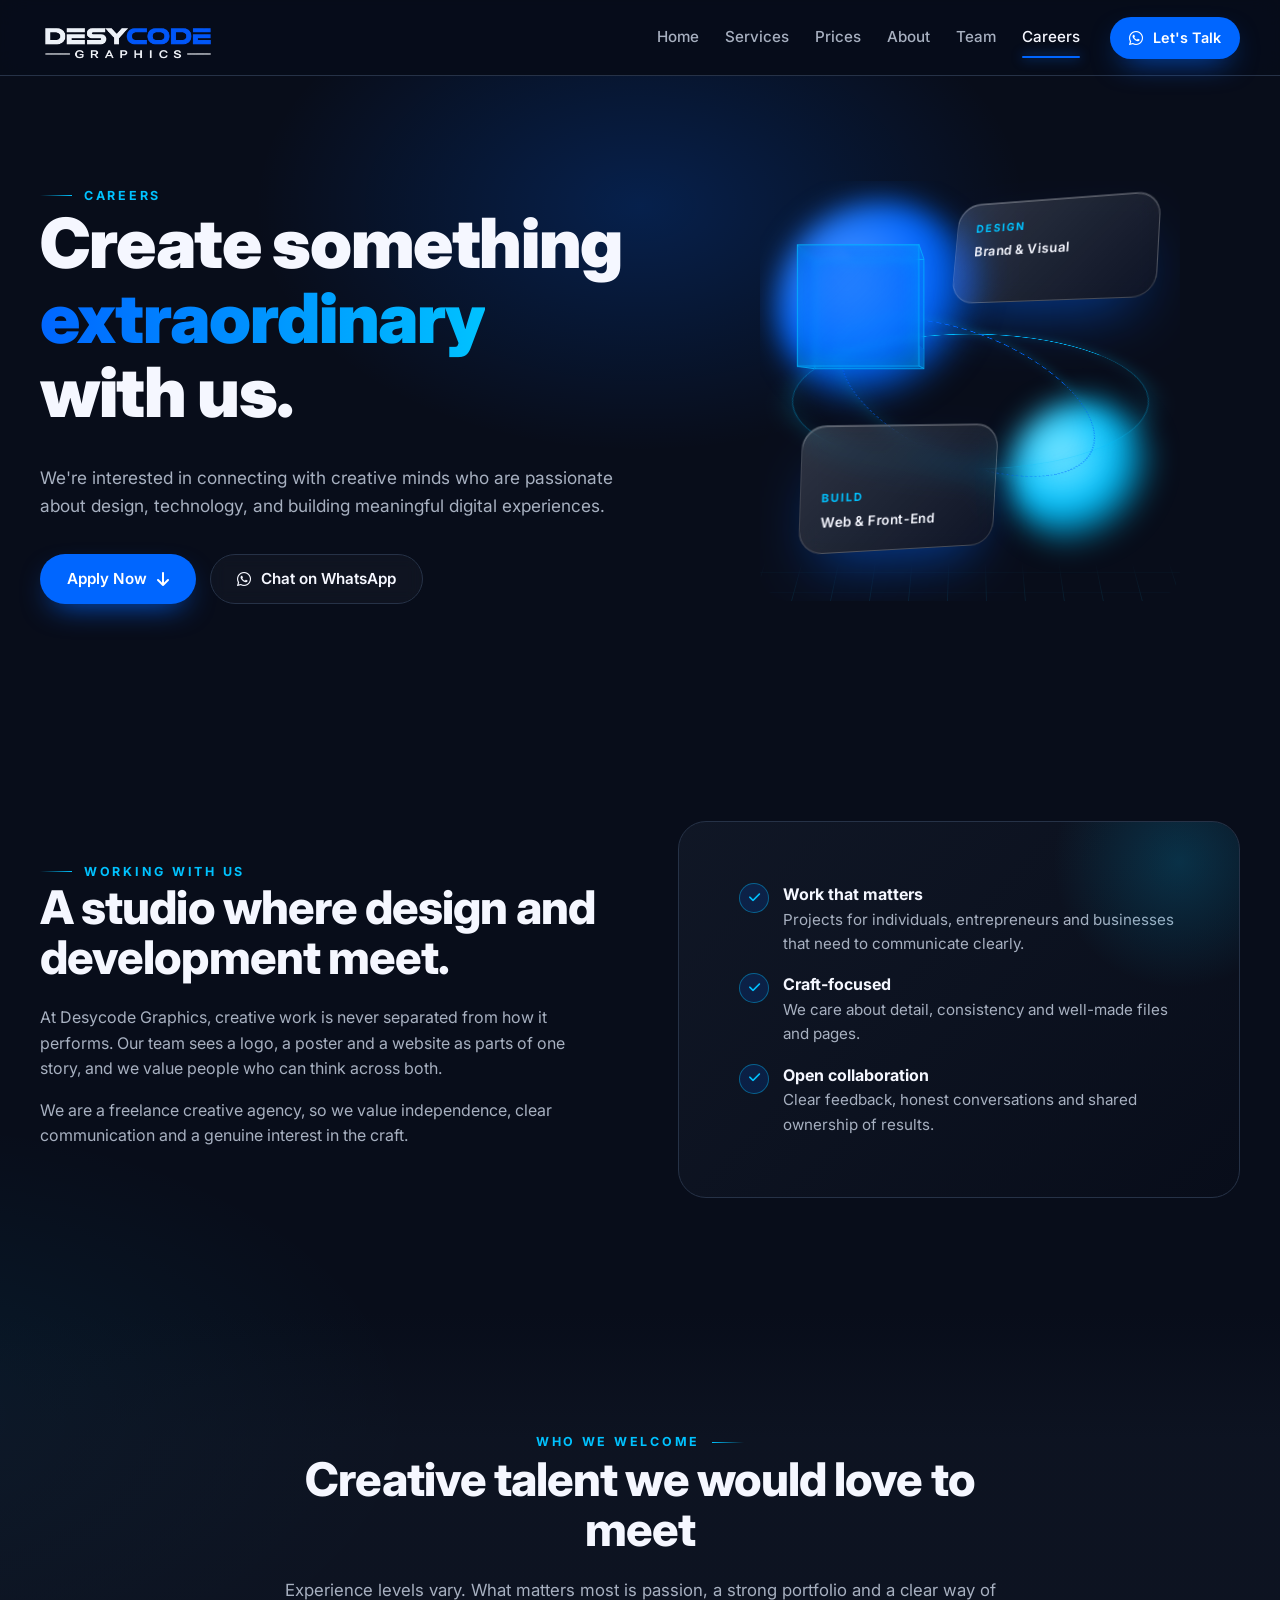
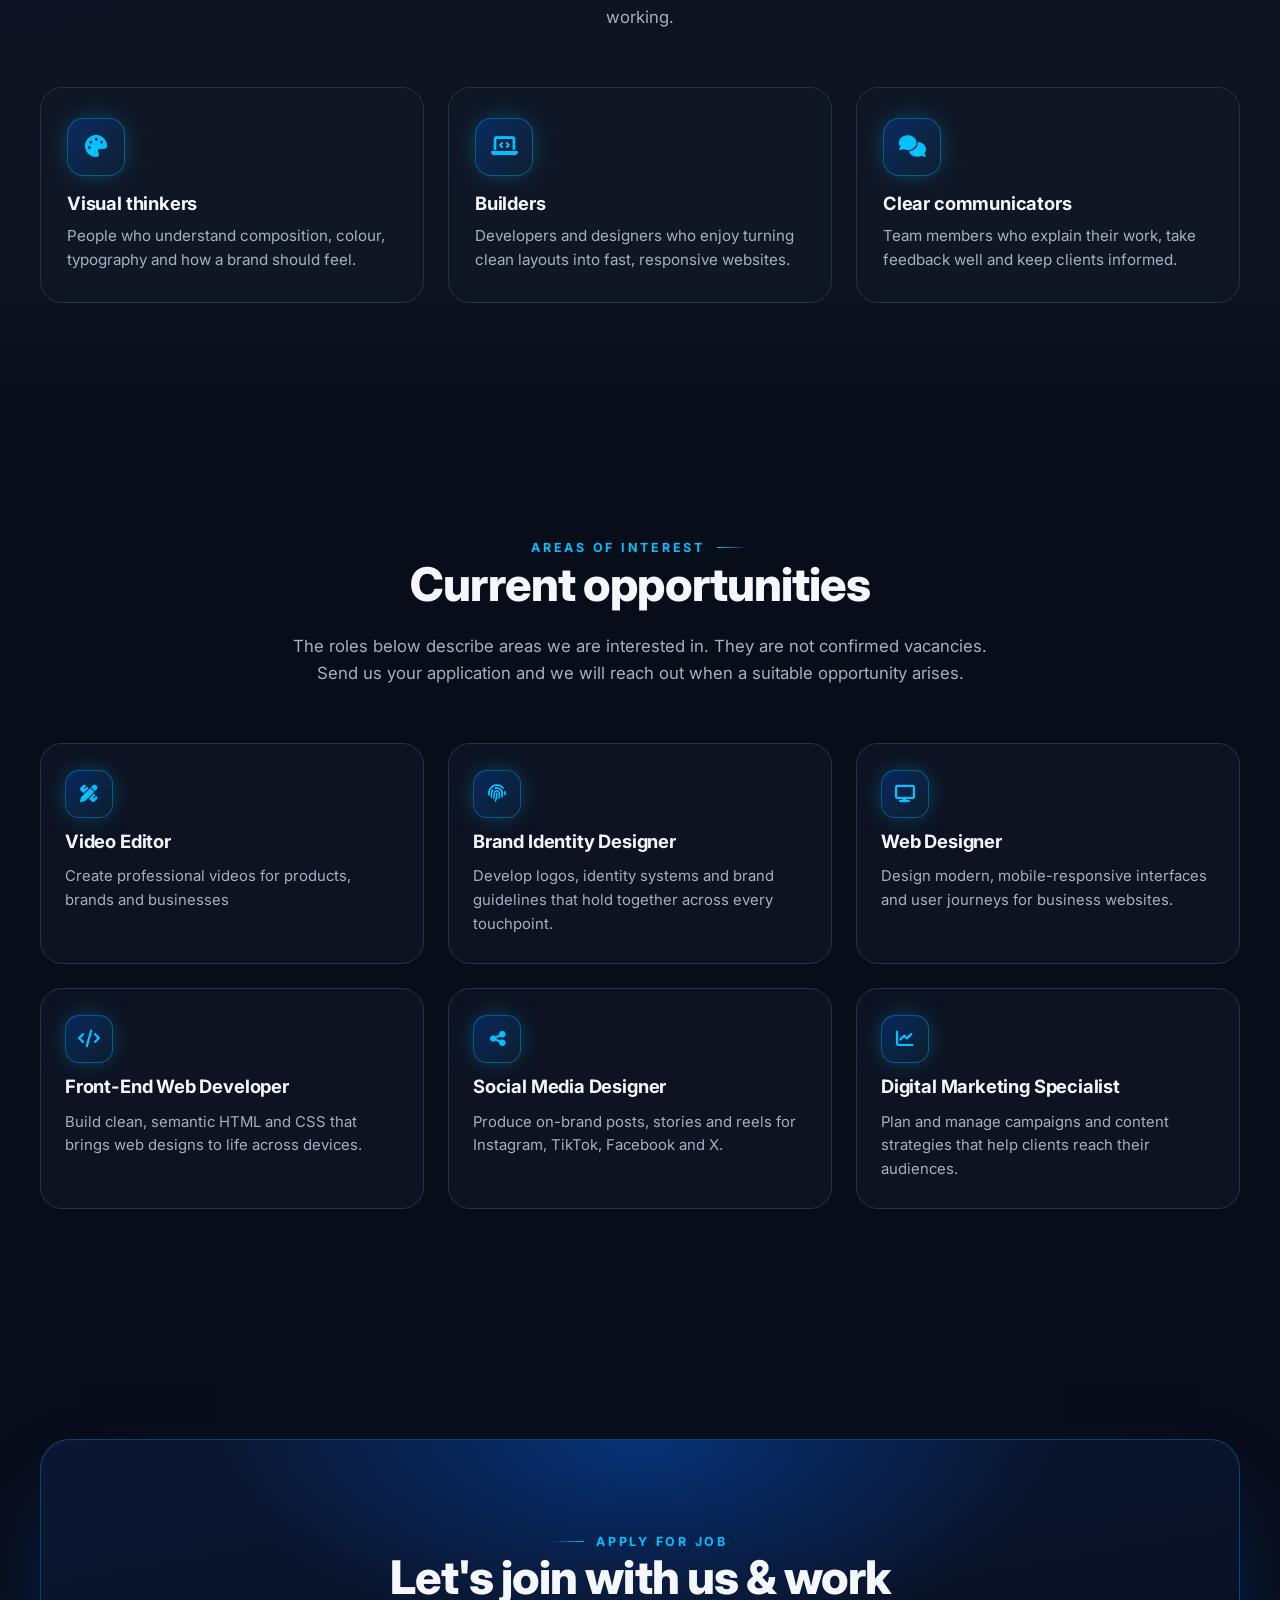
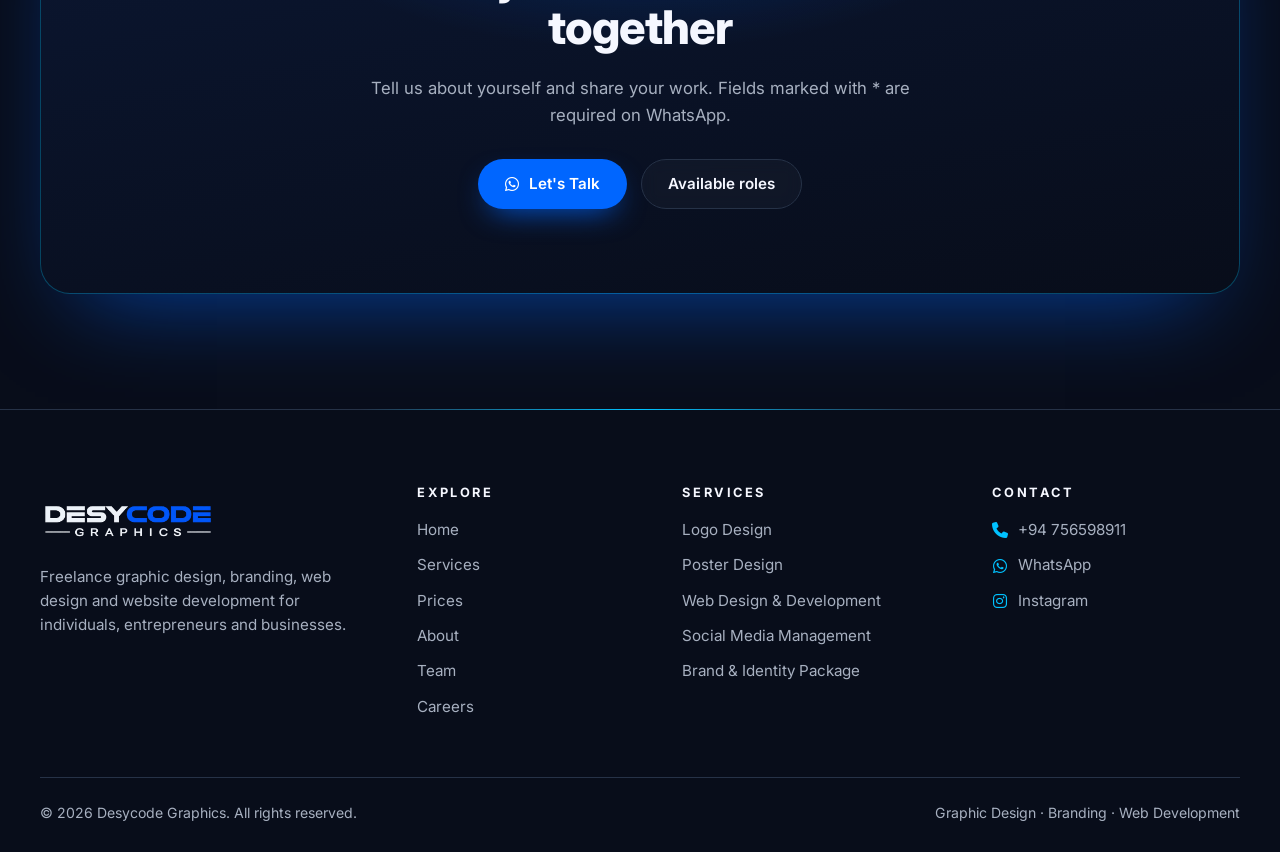
<file: career.html>
<!doctype html>
<html lang="en">
<head>
  <meta charset="utf-8">
  <meta name="viewport" content="width=device-width, initial-scale=1">
  <title>Careers | Desycode Graphics</title>
  <meta name="description" content="Explore creative careers with Desycode Graphics. Share your portfolio and experience in graphic design, branding, web design and front-end development.">
  <link rel="icon" href="logo-mark.png" type="image/png">
  <link rel="preconnect" href="https://fonts.googleapis.com">
  <link rel="preconnect" href="https://fonts.gstatic.com" crossorigin>
  <link href="https://fonts.googleapis.com/css2?family=Inter:wght@400;500;600;700;800;900&amp;display=swap" rel="stylesheet">
  <link rel="stylesheet" href="https://cdnjs.cloudflare.com/ajax/libs/font-awesome/6.5.1/css/all.min.css" crossorigin="anonymous" referrerpolicy="no-referrer">
  <link rel="stylesheet" href="style.css">
</head>
<body>

<a class="skip-link" href="#main">Skip to content</a>

<header class="site-header">
  <a class="brand" href="index.html" aria-label="Desycode Graphics home">
    <img src="logo-wordmark.png" alt="Desycode Graphics" width="640" height="213">
  </a>
  <input class="nav-toggle" type="checkbox" id="nav-toggle" aria-label="Show navigation menu">
  <label class="menu-btn" for="nav-toggle" aria-hidden="true"><span></span><span></span><span></span></label>
  <nav class="site-nav" aria-label="Main navigation">
    <ul class="nav-links">
      <li><a href="index.html">Home</a></li>
      <li><a href="service.html">Services</a></li>
      <li><a href="price.html">Prices</a></li>
      <li><a href="about.html">About</a></li>
      <li><a href="team.html">Team</a></li>
      <li><a href="career.html" aria-current="page">Careers</a></li>
    </ul>
    <a class="btn btn-primary btn-sm" href="https://wa.me/94756598911?text=Hi%20Desycode%20Graphics%2C%20I%27d%20like%20to%20discuss%20a%20project." target="_blank" rel="noopener noreferrer"><i class="fa-brands fa-whatsapp" aria-hidden="true"></i>Let's Talk</a>
  </nav>
</header>

<main id="main">

  <!-- ============ HERO ============ -->
  <section class="page-hero" aria-labelledby="page-title">
    <div class="container hero-grid">
      <div class="hero-copy">
        <span class="eyebrow">Careers</span>
        <h1 id="page-title">Create something <span class="gradient-text">extraordinary</span> with us.</h1>
        <p class="hero-lead">We're interested in connecting with creative minds who are passionate about design, technology, and building meaningful digital experiences.</p>
        <div class="hero-actions">
          <a class="btn btn-primary" href="#apply">Apply Now <i class="fa-solid fa-arrow-down" aria-hidden="true"></i></a>
          <a class="btn btn-ghost" href="https://wa.me/94756598911?text=Hi%20Desycode%20Graphics%2C%20I%27m%20interested%20in%20working%20with%20you." target="_blank" rel="noopener noreferrer"><i class="fa-brands fa-whatsapp" aria-hidden="true"></i>Chat on WhatsApp</a>
        </div>
      </div>

      <div class="scene scene-sm" aria-hidden="true">
        <div class="grid-floor"></div>
        <span class="orb orb-blue"></span>
        <span class="orb orb-cyan"></span>
        <span class="ring ring-a"></span>
        <span class="ring ring-b"></span>
        <div class="cube">
          <span class="face f1"></span><span class="face f2"></span><span class="face f3"></span>
          <span class="face f4"></span><span class="face f5"></span><span class="face f6"></span>
        </div>
        <div class="glass glass-a"><span><small>Design</small>Brand &amp; Visual</span></div>
        <div class="glass glass-b"><span><small>Build</small>Web &amp; Front-End</span></div>
      </div>
    </div>
  </section>

  <!-- ============ WORKING WITH US ============ -->
  <section class="section" aria-labelledby="working-title">
    <div class="container split">
      <div>
        <span class="eyebrow">Working with us</span>
        <h2 id="working-title">A studio where design and development meet.</h2>
        <p>At Desycode Graphics, creative work is never separated from how it performs. Our team sees a logo, a poster and a website as parts of one story, and we value people who can think across both.</p>
        <p>We are a freelance creative agency, so we value independence, clear communication and a genuine interest in the craft.</p>
      </div>
      <div class="intro-panel">
        <ul class="checklist">
          <li><i class="fa-solid fa-check" aria-hidden="true"></i><div><strong>Work that matters</strong><span>Projects for individuals, entrepreneurs and businesses that need to communicate clearly.</span></div></li>
          <li><i class="fa-solid fa-check" aria-hidden="true"></i><div><strong>Craft-focused</strong><span>We care about detail, consistency and well-made files and pages.</span></div></li>
          <li><i class="fa-solid fa-check" aria-hidden="true"></i><div><strong>Open collaboration</strong><span>Clear feedback, honest conversations and shared ownership of results.</span></div></li>
        </ul>
      </div>
    </div>
  </section>

  <!-- ============ TALENT WE WELCOME ============ -->
  <section class="section section-alt" aria-labelledby="talent-title">
    <div class="container">
      <div class="section-head">
        <span class="eyebrow">Who we welcome</span>
        <h2 id="talent-title">Creative talent we would love to meet</h2>
        <p>Experience levels vary. What matters most is passion, a strong portfolio and a clear way of working.</p>
      </div>
      <div class="grid grid-3">
        <article class="feature">
          <div class="icon-box" aria-hidden="true"><i class="fa-solid fa-palette"></i></div>
          <h3>Visual thinkers</h3>
          <p>People who understand composition, colour, typography and how a brand should feel.</p>
        </article>
        <article class="feature">
          <div class="icon-box" aria-hidden="true"><i class="fa-solid fa-laptop-code"></i></div>
          <h3>Builders</h3>
          <p>Developers and designers who enjoy turning clean layouts into fast, responsive websites.</p>
        </article>
        <article class="feature">
          <div class="icon-box" aria-hidden="true"><i class="fa-solid fa-comments"></i></div>
          <h3>Clear communicators</h3>
          <p>Team members who explain their work, take feedback well and keep clients informed.</p>
        </article>
      </div>
    </div>
  </section>

  <!-- ============ OPPORTUNITIES ============ -->
  <section class="section" aria-labelledby="roles-title">
    <div class="container">
      <div class="section-head">
        <span class="eyebrow">Areas of interest</span>
        <h2 id="roles-title">Current opportunities</h2>
        <p>The roles below describe areas we are interested in. They are not confirmed vacancies. Send us your application and we will reach out when a suitable opportunity arises.</p>
      </div>
      <div class="grid grid-3">
        <article class="role-card">
          <div class="icon-box" aria-hidden="true"><i class="fa-solid fa-pen-ruler"></i></div>
          <h3>Video Editor</h3>
          <p>Create professional videos for products, brands and businesses</p>
        </article>
        <article class="role-card">
          <div class="icon-box" aria-hidden="true"><i class="fa-solid fa-fingerprint"></i></div>
          <h3>Brand Identity Designer</h3>
          <p>Develop logos, identity systems and brand guidelines that hold together across every touchpoint.</p>
        </article>
        <article class="role-card">
          <div class="icon-box" aria-hidden="true"><i class="fa-solid fa-display"></i></div>
          <h3>Web Designer</h3>
          <p>Design modern, mobile-responsive interfaces and user journeys for business websites.</p>
        </article>
        <article class="role-card">
          <div class="icon-box" aria-hidden="true"><i class="fa-solid fa-code"></i></div>
          <h3>Front-End Web Developer</h3>
          <p>Build clean, semantic HTML and CSS that brings web designs to life across devices.</p>
        </article>
        <article class="role-card">
          <div class="icon-box" aria-hidden="true"><i class="fa-solid fa-share-nodes"></i></div>
          <h3>Social Media Designer</h3>
          <p>Produce on-brand posts, stories and reels for Instagram, TikTok, Facebook and X.</p>
        </article>
        <article class="role-card">
          <div class="icon-box" aria-hidden="true"><i class="fa-solid fa-chart-line"></i></div>
          <h3>Digital Marketing Specialist</h3>
          <p>Plan and manage campaigns and content strategies that help clients reach their audiences.</p>
        </article>
      </div>
    </div>
  </section>

  <section class="section" aria-labelledby="cta-title">
    <div class="container">
      <div class="cta-band">
        <span class="eyebrow">APPLY FOR JOB</span>
        <h2 id="cta-title">Let's join with us & work together</h2>
        <p>Tell us about yourself and share your work. Fields marked with * are required on WhatsApp.</p>
        <div class="hero-actions">
          <a class="btn btn-primary" href="https://wa.me/94756598911?text=Hi%20Desycode%20Graphics%2C%20I%27d%20like%20to%20discuss%20a%20project." target="_blank" rel="noopener noreferrer"><i class="fa-brands fa-whatsapp" aria-hidden="true"></i>Let's Talk</a>
          <a class="btn btn-ghost" href="career.html">Available roles</a>
        </div>
      </div>
    </div>
  </section>

<footer class="site-footer">
  <div class="container">
    <div class="footer-grid">
      <div class="footer-brand">
        <img class="footer-logo" src="logo-wordmark.png" alt="Desycode Graphics" width="640" height="213" loading="lazy">
        <p>Freelance graphic design, branding, web design and website development for individuals, entrepreneurs and businesses.</p>
      </div>
      <nav aria-label="Footer navigation">
        <h4>Explore</h4>
        <ul>
          <li><a href="index.html">Home</a></li>
          <li><a href="service.html">Services</a></li>
          <li><a href="price.html">Prices</a></li>
          <li><a href="about.html">About</a></li>
          <li><a href="team.html">Team</a></li>
          <li><a href="career.html">Careers</a></li>
        </ul>
      </nav>
      <nav aria-label="Service links">
        <h4>Services</h4>
        <ul>
          <li><a href="price.html#logo">Logo Design</a></li>
          <li><a href="price.html#poster">Poster Design</a></li>
          <li><a href="price.html#web">Web Design &amp; Development</a></li>
          <li><a href="price.html#social">Social Media Management</a></li>
          <li><a href="price.html#brand">Brand &amp; Identity Package</a></li>
        </ul>
      </nav>
      <div>
        <h4>Contact</h4>
        <ul>
          <li><i class="fa-solid fa-phone" aria-hidden="true"></i><a href="tel:+94756598911">+94 756598911</a></li>
          <li><i class="fa-brands fa-whatsapp" aria-hidden="true"></i><a href="https://wa.me/94756598911" target="_blank" rel="noopener noreferrer">WhatsApp</a></li>
          <li><i class="fa-brands fa-instagram" aria-hidden="true"></i><a href="https://www.instagram.com/desycode" target="_blank" rel="noopener noreferrer">Instagram</a></li>
        </ul>
      </div>
    </div>
    <div class="footer-bottom">
      <p>&copy; 2026 Desycode Graphics. All rights reserved.</p>
      <p>Graphic Design &middot; Branding &middot; Web Development</p>
    </div>
  </div>
</footer>

</body>
</html>
</file>
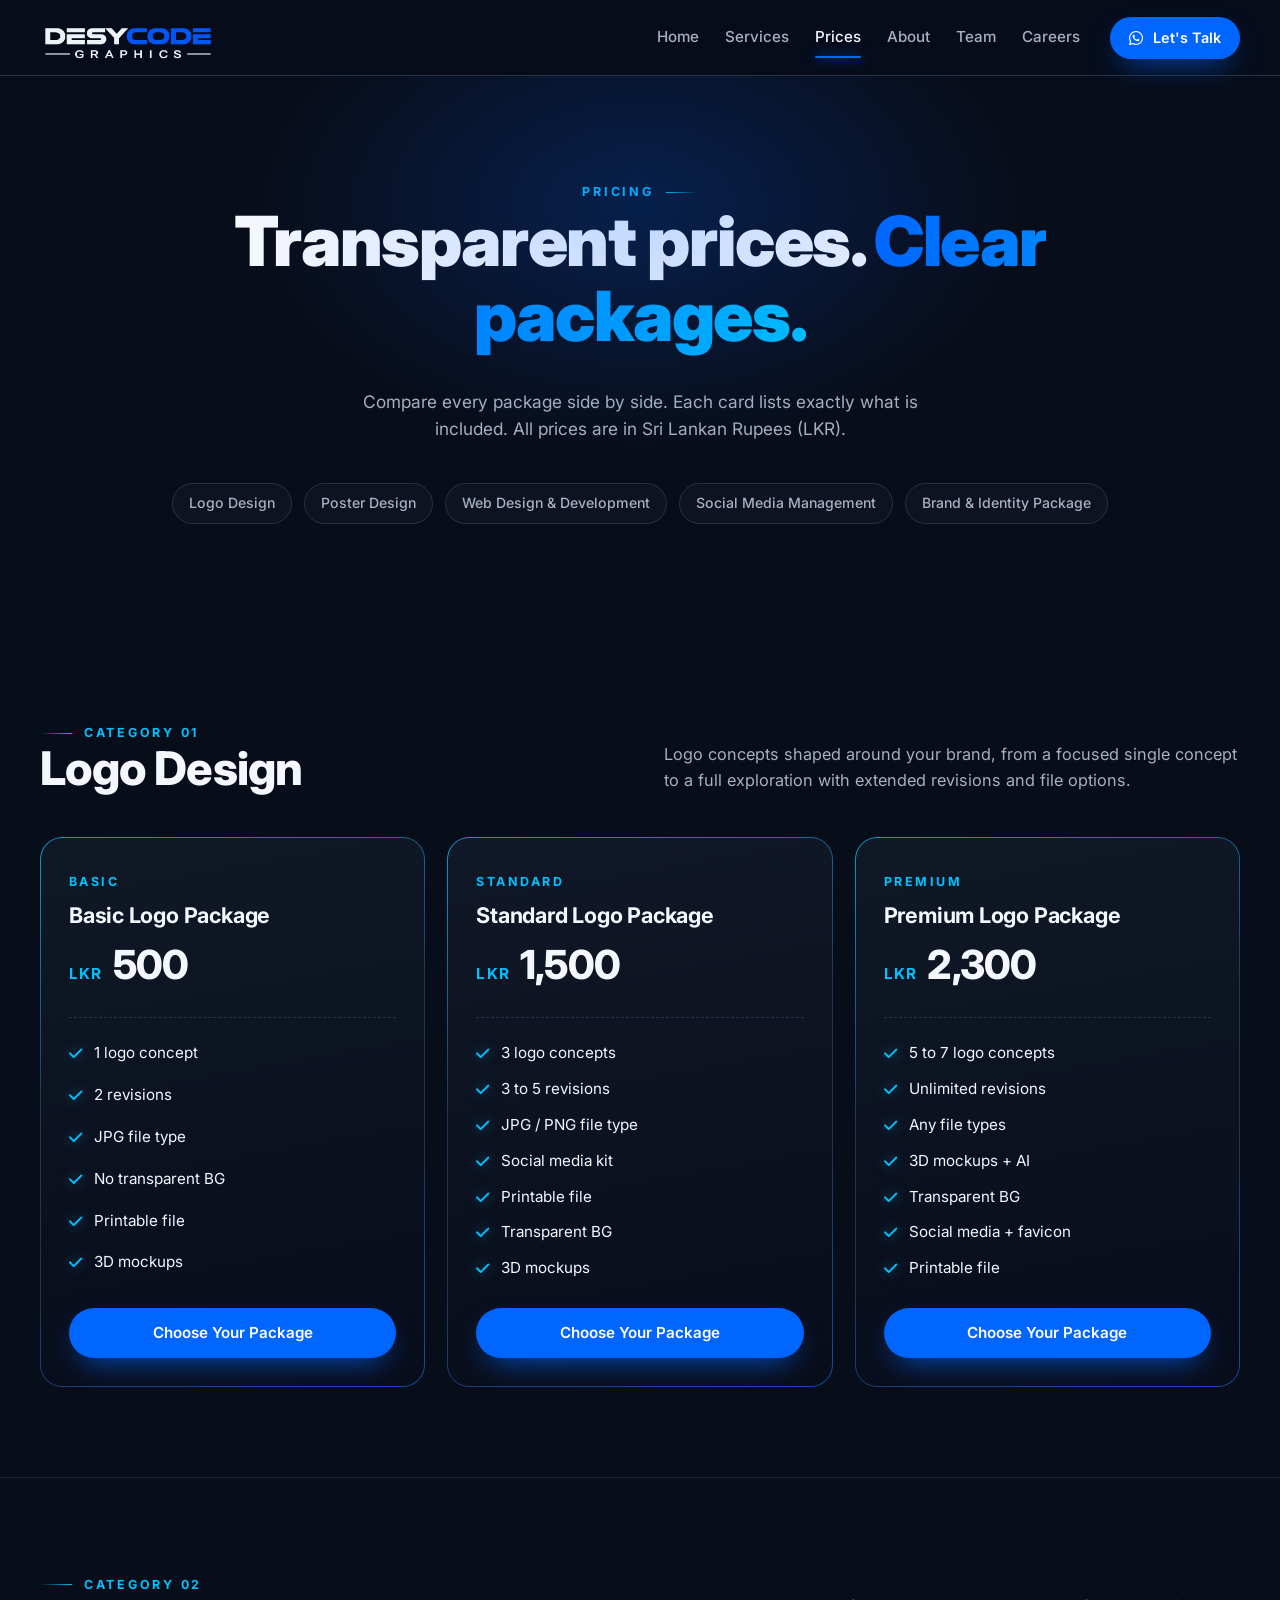
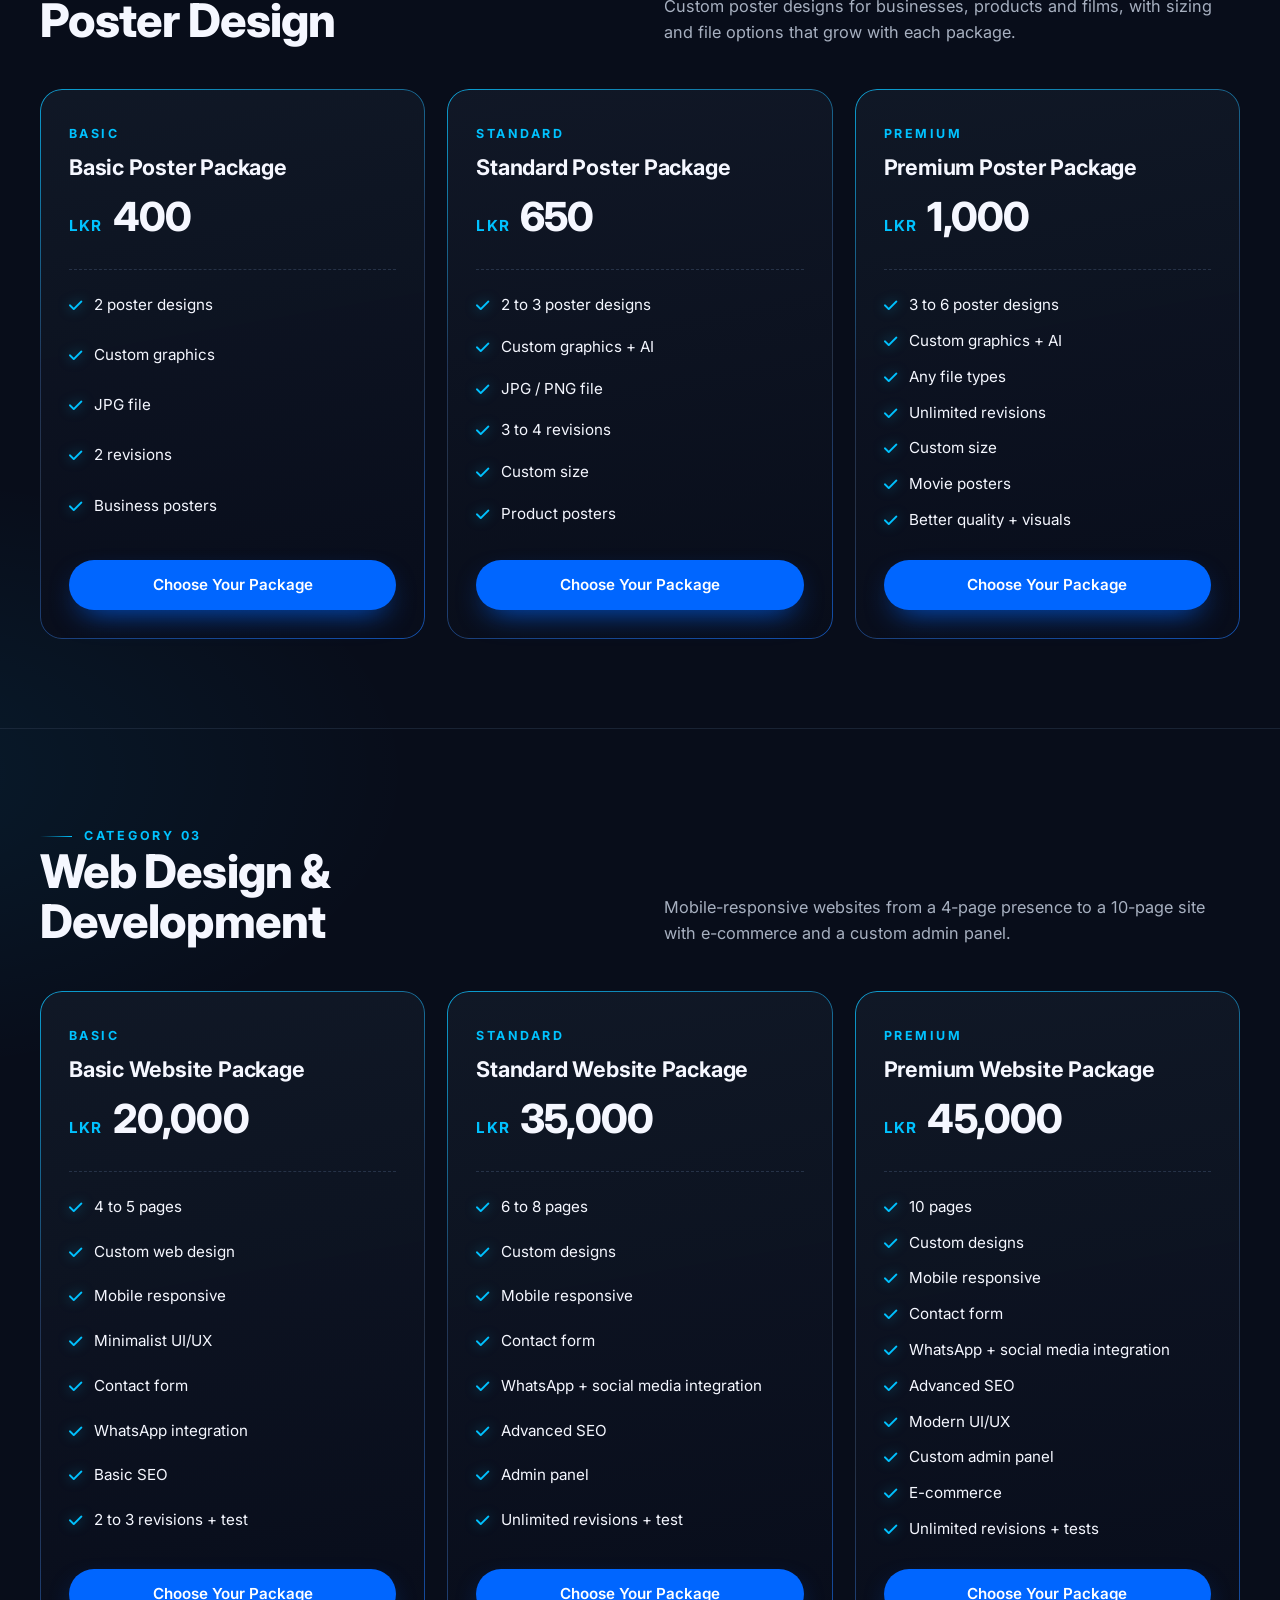
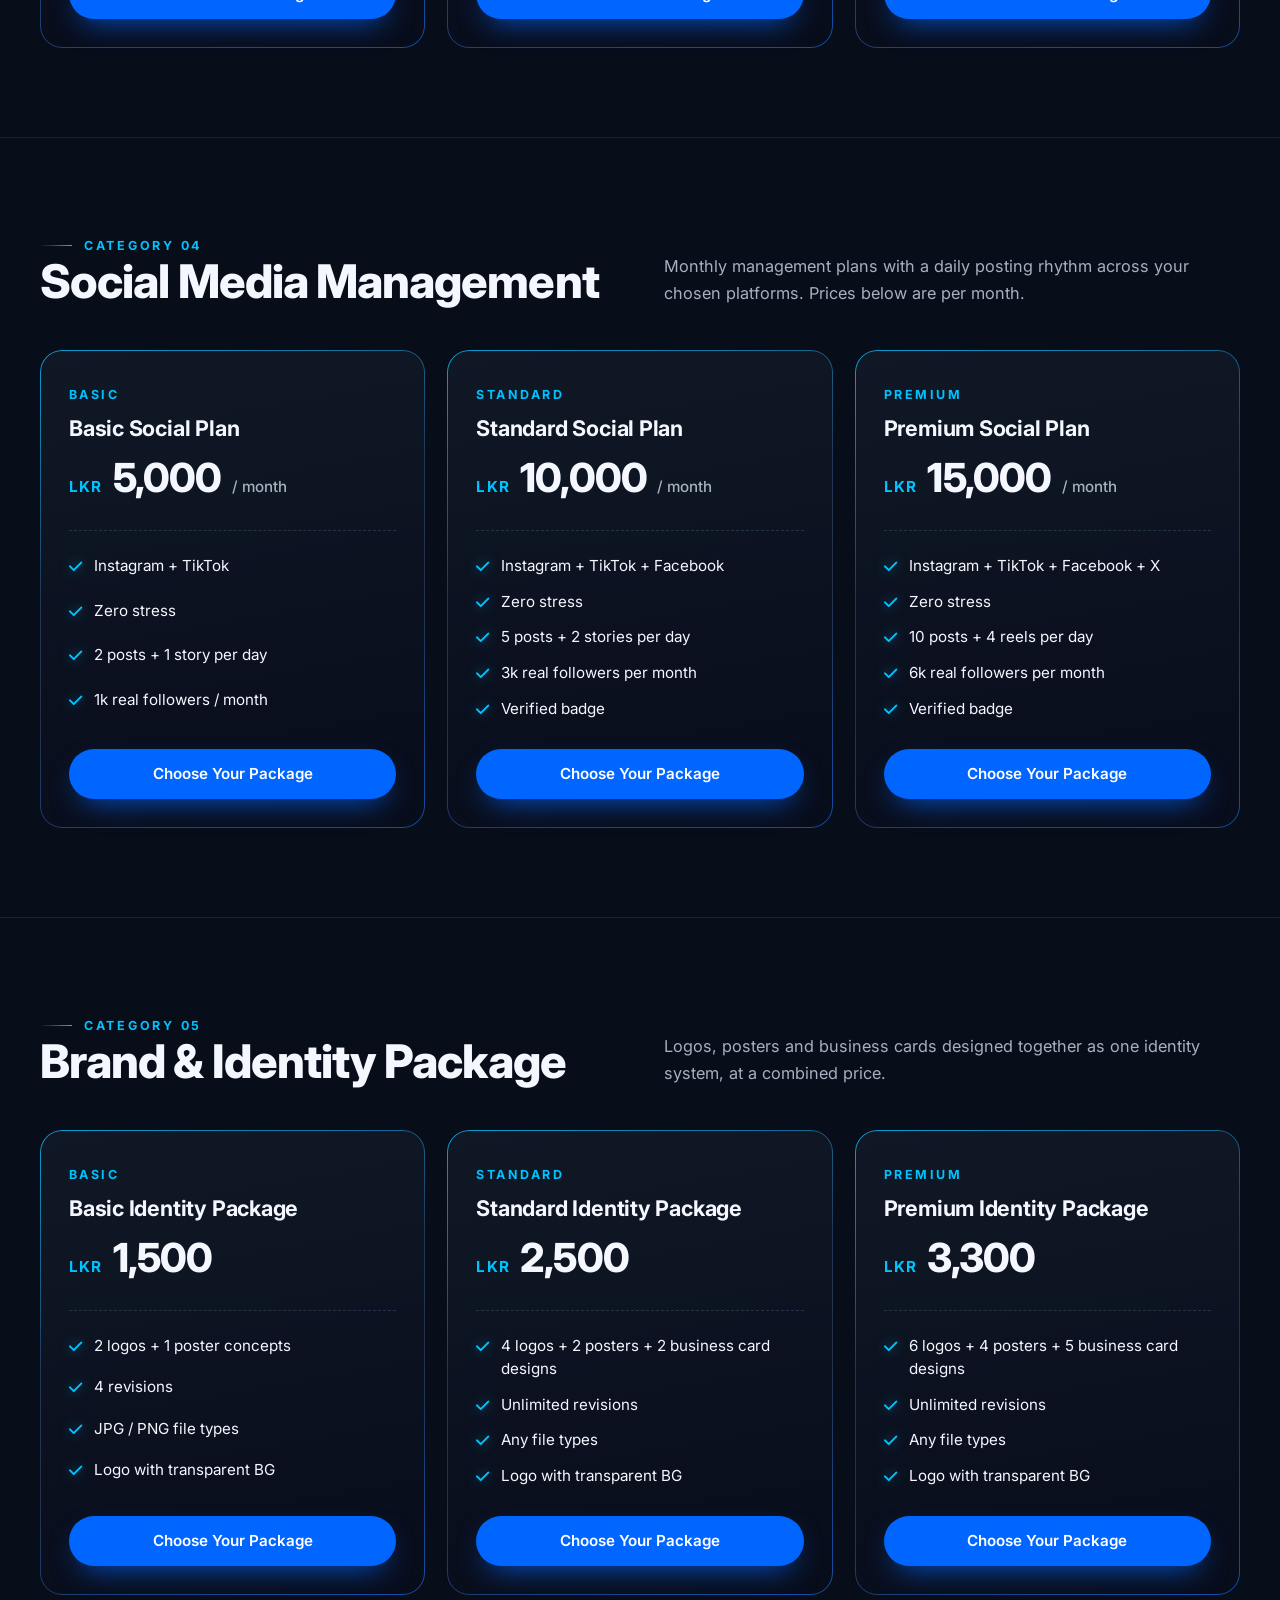
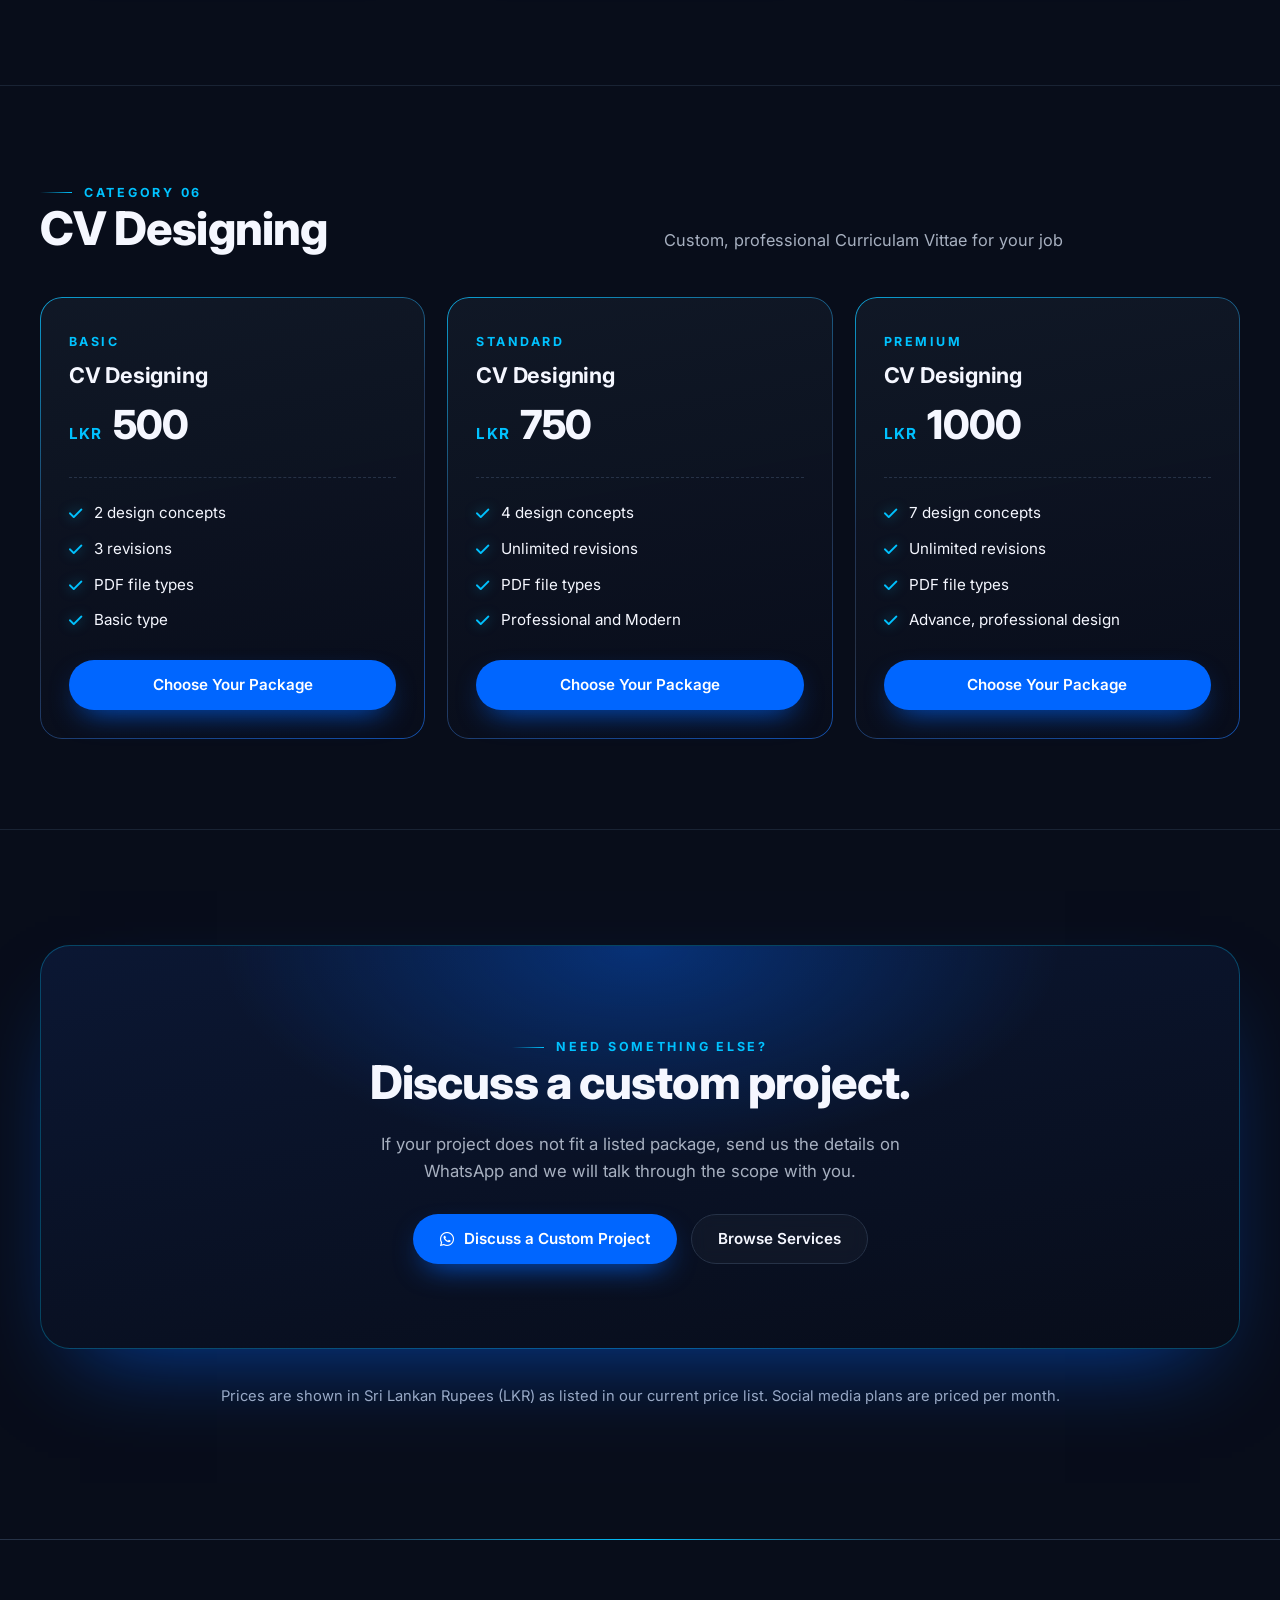
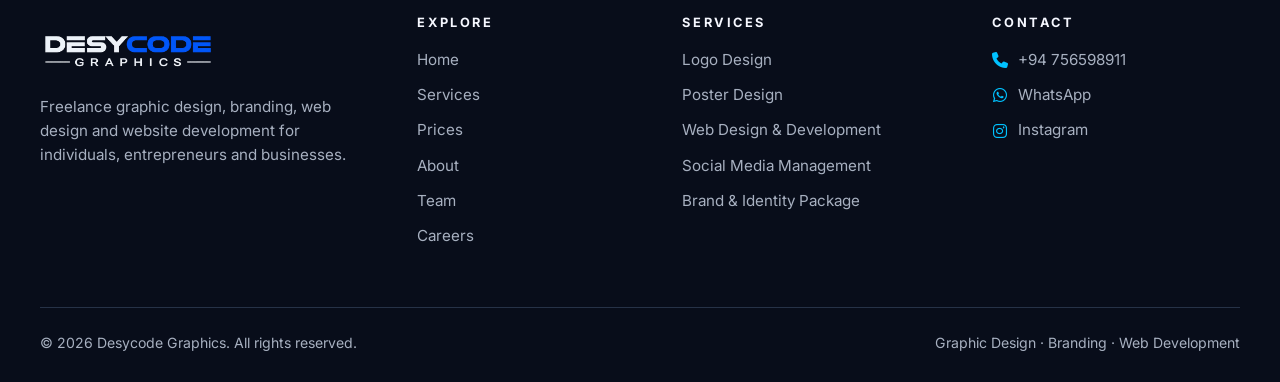
<file: price.html>
<!doctype html>
<html lang="en">
<head>
  <meta charset="utf-8">
  <meta name="viewport" content="width=device-width, initial-scale=1">
  <title>Prices | Desycode Graphics</title>
  <meta name="description" content="Transparent LKR pricing for logo design, poster design, web design and development, social media management and brand identity packages from Desycode Graphics.">
  <link rel="icon" href="logo-mark.png" type="image/png">
  <link rel="preconnect" href="https://fonts.googleapis.com">
  <link rel="preconnect" href="https://fonts.gstatic.com" crossorigin>
  <link href="https://fonts.googleapis.com/css2?family=Inter:wght@400;500;600;700;800;900&amp;display=swap" rel="stylesheet">
  <link rel="stylesheet" href="https://cdnjs.cloudflare.com/ajax/libs/font-awesome/6.5.1/css/all.min.css" crossorigin="anonymous" referrerpolicy="no-referrer">
  <link rel="stylesheet" href="style.css">
</head>
<body>

<a class="skip-link" href="#main">Skip to content</a>

<header class="site-header">
  <a class="brand" href="index.html" aria-label="Desycode Graphics home">
    <img src="logo-wordmark.png" alt="Desycode Graphics" width="640" height="213">
  </a>
  <input class="nav-toggle" type="checkbox" id="nav-toggle" aria-label="Show navigation menu">
  <label class="menu-btn" for="nav-toggle" aria-hidden="true"><span></span><span></span><span></span></label>
  <nav class="site-nav" aria-label="Main navigation">
    <ul class="nav-links">
      <li><a href="index.html">Home</a></li>
      <li><a href="service.html">Services</a></li>
      <li><a href="price.html" aria-current="page">Prices</a></li>
      <li><a href="about.html">About</a></li>
      <li><a href="team.html">Team</a></li>
      <li><a href="career.html">Careers</a></li>
    </ul>
    <a class="btn btn-primary btn-sm" href="https://wa.me/94756598911?text=Hi%20Desycode%20Graphics%2C%20I%27d%20like%20to%20discuss%20a%20project." target="_blank" rel="noopener noreferrer"><i class="fa-brands fa-whatsapp" aria-hidden="true"></i>Let's Talk</a>
  </nav>
</header>

<main id="main">

  <!-- ============ PAGE HERO ============ -->
  <section class="page-hero" aria-labelledby="page-title">
    <div class="container">
      <div class="hero-copy hero-center">
        <span class="eyebrow">Pricing</span>
        <h1 id="page-title">Transparent prices. <span class="gradient-text">Clear packages.</span></h1>
        <p class="hero-lead">Compare every package side by side. Each card lists exactly what is included. All prices are in Sri Lankan Rupees (LKR).</p>
      </div>
      <nav class="jump-nav" aria-label="Jump to a service category">
        <a class="pill" href="#logo">Logo Design</a>
        <a class="pill" href="#poster">Poster Design</a>
        <a class="pill" href="#web">Web Design &amp; Development</a>
        <a class="pill" href="#social">Social Media Management</a>
        <a class="pill" href="#brand">Brand &amp; Identity Package</a>
      </nav>
    </div>
  </section>

  <!-- ============ LOGO DESIGN ============ -->
  <section class="price-group" id="logo" aria-labelledby="logo-title">
    <div class="container">
      <div class="price-group-head">
        <div>
          <span class="eyebrow">Category 01</span>
          <h2 id="logo-title">Logo Design</h2>
        </div>
        <p>Logo concepts shaped around your brand, from a focused single concept to a full exploration with extended revisions and file options.</p>
      </div>
      <div class="tiers">
        <article class="price-card">
          <span class="tier-name">Basic</span>
          <h3>Basic Logo Package</h3>
          <div class="price"><span class="cur">LKR</span> 500</div>
          <ul class="features">
            <li><i class="fa-solid fa-check" aria-hidden="true"></i>1 logo concept</li>
            <li><i class="fa-solid fa-check" aria-hidden="true"></i>2 revisions</li>
            <li><i class="fa-solid fa-check" aria-hidden="true"></i>JPG file type</li>
            <li><i class="fa-solid fa-check" aria-hidden="true"></i>No transparent BG</li>
            <li><i class="fa-solid fa-check" aria-hidden="true"></i>Printable file</li>
            <li><i class="fa-solid fa-check" aria-hidden="true"></i>3D mockups</li>
          </ul>
          <a class="btn btn-primary" href="https://wa.me/94756598911?text=Hi%20Desycode%20Graphics%2C%20I%27m%20interested%20in%20the%20Logo%20Design%20Basic%20package." target="_blank" rel="noopener noreferrer">Choose Your Package</a>
        </article>
        <article class="price-card">
          <span class="tier-name">Standard</span>
          <h3>Standard Logo Package</h3>
          <div class="price"><span class="cur">LKR</span> 1,500</div>
          <ul class="features">
            <li><i class="fa-solid fa-check" aria-hidden="true"></i>3 logo concepts</li>
            <li><i class="fa-solid fa-check" aria-hidden="true"></i>3 to 5 revisions</li>
            <li><i class="fa-solid fa-check" aria-hidden="true"></i>JPG / PNG file type</li>
            <li><i class="fa-solid fa-check" aria-hidden="true"></i>Social media kit</li>
            <li><i class="fa-solid fa-check" aria-hidden="true"></i>Printable file</li>
            <li><i class="fa-solid fa-check" aria-hidden="true"></i>Transparent BG</li>
            <li><i class="fa-solid fa-check" aria-hidden="true"></i>3D mockups</li>
          </ul>
          <a class="btn btn-primary" href="https://wa.me/94756598911?text=Hi%20Desycode%20Graphics%2C%20I%27m%20interested%20in%20the%20Logo%20Design%20Standard%20package." target="_blank" rel="noopener noreferrer">Choose Your Package</a>
        </article>
        <article class="price-card">
          <span class="tier-name">Premium</span>
          <h3>Premium Logo Package</h3>
          <div class="price"><span class="cur">LKR</span> 2,300</div>
          <ul class="features">
            <li><i class="fa-solid fa-check" aria-hidden="true"></i>5 to 7 logo concepts</li>
            <li><i class="fa-solid fa-check" aria-hidden="true"></i>Unlimited revisions</li>
            <li><i class="fa-solid fa-check" aria-hidden="true"></i>Any file types</li>
            <li><i class="fa-solid fa-check" aria-hidden="true"></i>3D mockups + AI</li>
            <li><i class="fa-solid fa-check" aria-hidden="true"></i>Transparent BG</li>
            <li><i class="fa-solid fa-check" aria-hidden="true"></i>Social media + favicon</li>
            <li><i class="fa-solid fa-check" aria-hidden="true"></i>Printable file</li>
          </ul>
          <a class="btn btn-primary" href="https://wa.me/94756598911?text=Hi%20Desycode%20Graphics%2C%20I%27m%20interested%20in%20the%20Logo%20Design%20Premium%20package." target="_blank" rel="noopener noreferrer">Choose Your Package</a>
        </article>
      </div>
    </div>
  </section>

  <!-- ============ POSTER DESIGN ============ -->
  <section class="price-group" id="poster" aria-labelledby="poster-title">
    <div class="container">
      <div class="price-group-head">
        <div>
          <span class="eyebrow">Category 02</span>
          <h2 id="poster-title">Poster Design</h2>
        </div>
        <p>Custom poster designs for businesses, products and films, with sizing and file options that grow with each package.</p>
      </div>
      <div class="tiers">
        <article class="price-card">
          <span class="tier-name">Basic</span>
          <h3>Basic Poster Package</h3>
          <div class="price"><span class="cur">LKR</span> 400</div>
          <ul class="features">
            <li><i class="fa-solid fa-check" aria-hidden="true"></i>2 poster designs</li>
            <li><i class="fa-solid fa-check" aria-hidden="true"></i>Custom graphics</li>
            <li><i class="fa-solid fa-check" aria-hidden="true"></i>JPG file</li>
            <li><i class="fa-solid fa-check" aria-hidden="true"></i>2 revisions</li>
            <li><i class="fa-solid fa-check" aria-hidden="true"></i>Business posters</li>
          </ul>
          <a class="btn btn-primary" href="https://wa.me/94756598911?text=Hi%20Desycode%20Graphics%2C%20I%27m%20interested%20in%20the%20Poster%20Design%20Basic%20package." target="_blank" rel="noopener noreferrer">Choose Your Package</a>
        </article>
        <article class="price-card">
          <span class="tier-name">Standard</span>
          <h3>Standard Poster Package</h3>
          <div class="price"><span class="cur">LKR</span> 650</div>
          <ul class="features">
            <li><i class="fa-solid fa-check" aria-hidden="true"></i>2 to 3 poster designs</li>
            <li><i class="fa-solid fa-check" aria-hidden="true"></i>Custom graphics + AI</li>
            <li><i class="fa-solid fa-check" aria-hidden="true"></i>JPG / PNG file</li>
            <li><i class="fa-solid fa-check" aria-hidden="true"></i>3 to 4 revisions</li>
            <li><i class="fa-solid fa-check" aria-hidden="true"></i>Custom size</li>
            <li><i class="fa-solid fa-check" aria-hidden="true"></i>Product posters</li>
          </ul>
          <a class="btn btn-primary" href="https://wa.me/94756598911?text=Hi%20Desycode%20Graphics%2C%20I%27m%20interested%20in%20the%20Poster%20Design%20Standard%20package." target="_blank" rel="noopener noreferrer">Choose Your Package</a>
        </article>
        <article class="price-card">
          <span class="tier-name">Premium</span>
          <h3>Premium Poster Package</h3>
          <div class="price"><span class="cur">LKR</span> 1,000</div>
          <ul class="features">
            <li><i class="fa-solid fa-check" aria-hidden="true"></i>3 to 6 poster designs</li>
            <li><i class="fa-solid fa-check" aria-hidden="true"></i>Custom graphics + AI</li>
            <li><i class="fa-solid fa-check" aria-hidden="true"></i>Any file types</li>
            <li><i class="fa-solid fa-check" aria-hidden="true"></i>Unlimited revisions</li>
            <li><i class="fa-solid fa-check" aria-hidden="true"></i>Custom size</li>
            <li><i class="fa-solid fa-check" aria-hidden="true"></i>Movie posters</li>
            <li><i class="fa-solid fa-check" aria-hidden="true"></i>Better quality + visuals</li>
          </ul>
          <a class="btn btn-primary" href="https://wa.me/94756598911?text=Hi%20Desycode%20Graphics%2C%20I%27m%20interested%20in%20the%20Poster%20Design%20Premium%20package." target="_blank" rel="noopener noreferrer">Choose Your Package</a>
        </article>
      </div>
    </div>
  </section>

  <!-- ============ WEB DESIGN & DEVELOPMENT ============ -->
  <section class="price-group" id="web" aria-labelledby="web-title">
    <div class="container">
      <div class="price-group-head">
        <div>
          <span class="eyebrow">Category 03</span>
          <h2 id="web-title">Web Design &amp; Development</h2>
        </div>
        <p>Mobile-responsive websites from a 4-page presence to a 10-page site with e-commerce and a custom admin panel.</p>
      </div>
      <div class="tiers">
        <article class="price-card">
          <span class="tier-name">Basic</span>
          <h3>Basic Website Package</h3>
          <div class="price"><span class="cur">LKR</span> 20,000</div>
          <ul class="features">
            <li><i class="fa-solid fa-check" aria-hidden="true"></i>4 to 5 pages</li>
            <li><i class="fa-solid fa-check" aria-hidden="true"></i>Custom web design</li>
            <li><i class="fa-solid fa-check" aria-hidden="true"></i>Mobile responsive</li>
            <li><i class="fa-solid fa-check" aria-hidden="true"></i>Minimalist UI/UX</li>
            <li><i class="fa-solid fa-check" aria-hidden="true"></i>Contact form</li>
            <li><i class="fa-solid fa-check" aria-hidden="true"></i>WhatsApp integration</li>
            <li><i class="fa-solid fa-check" aria-hidden="true"></i>Basic SEO</li>
            <li><i class="fa-solid fa-check" aria-hidden="true"></i>2 to 3 revisions + test</li>
          </ul>
          <a class="btn btn-primary" href="https://wa.me/94756598911?text=Hi%20Desycode%20Graphics%2C%20I%27m%20interested%20in%20the%20Web%20Design%20%26%20Development%20Basic%20package." target="_blank" rel="noopener noreferrer">Choose Your Package</a>
        </article>
        <article class="price-card">
          <span class="tier-name">Standard</span>
          <h3>Standard Website Package</h3>
          <div class="price"><span class="cur">LKR</span> 35,000</div>
          <ul class="features">
            <li><i class="fa-solid fa-check" aria-hidden="true"></i>6 to 8 pages</li>
            <li><i class="fa-solid fa-check" aria-hidden="true"></i>Custom designs</li>
            <li><i class="fa-solid fa-check" aria-hidden="true"></i>Mobile responsive</li>
            <li><i class="fa-solid fa-check" aria-hidden="true"></i>Contact form</li>
            <li><i class="fa-solid fa-check" aria-hidden="true"></i>WhatsApp + social media integration</li>
            <li><i class="fa-solid fa-check" aria-hidden="true"></i>Advanced SEO</li>
            <li><i class="fa-solid fa-check" aria-hidden="true"></i>Admin panel</li>
            <li><i class="fa-solid fa-check" aria-hidden="true"></i>Unlimited revisions + test</li>
          </ul>
          <a class="btn btn-primary" href="https://wa.me/94756598911?text=Hi%20Desycode%20Graphics%2C%20I%27m%20interested%20in%20the%20Web%20Design%20%26%20Development%20Standard%20package." target="_blank" rel="noopener noreferrer">Choose Your Package</a>
        </article>
        <article class="price-card">
          <span class="tier-name">Premium</span>
          <h3>Premium Website Package</h3>
          <div class="price"><span class="cur">LKR</span> 45,000</div>
          <ul class="features">
            <li><i class="fa-solid fa-check" aria-hidden="true"></i>10 pages</li>
            <li><i class="fa-solid fa-check" aria-hidden="true"></i>Custom designs</li>
            <li><i class="fa-solid fa-check" aria-hidden="true"></i>Mobile responsive</li>
            <li><i class="fa-solid fa-check" aria-hidden="true"></i>Contact form</li>
            <li><i class="fa-solid fa-check" aria-hidden="true"></i>WhatsApp + social media integration</li>
            <li><i class="fa-solid fa-check" aria-hidden="true"></i>Advanced SEO</li>
            <li><i class="fa-solid fa-check" aria-hidden="true"></i>Modern UI/UX</li>
            <li><i class="fa-solid fa-check" aria-hidden="true"></i>Custom admin panel</li>
            <li><i class="fa-solid fa-check" aria-hidden="true"></i>E-commerce</li>
            <li><i class="fa-solid fa-check" aria-hidden="true"></i>Unlimited revisions + tests</li>
          </ul>
          <a class="btn btn-primary" href="https://wa.me/94756598911?text=Hi%20Desycode%20Graphics%2C%20I%27m%20interested%20in%20the%20Web%20Design%20%26%20Development%20Premium%20package." target="_blank" rel="noopener noreferrer">Choose Your Package</a>
        </article>
      </div>
    </div>
  </section>

  <!-- ============ SOCIAL MEDIA MANAGEMENT ============ -->
  <section class="price-group" id="social" aria-labelledby="social-title">
    <div class="container">
      <div class="price-group-head">
        <div>
          <span class="eyebrow">Category 04</span>
          <h2 id="social-title">Social Media Management</h2>
        </div>
        <p>Monthly management plans with a daily posting rhythm across your chosen platforms. Prices below are per month.</p>
      </div>
      <div class="tiers">
        <article class="price-card">
          <span class="tier-name">Basic</span>
          <h3>Basic Social Plan</h3>
          <div class="price"><span class="cur">LKR</span> 5,000 <span class="per">/ month</span></div>
          <ul class="features">
            <li><i class="fa-solid fa-check" aria-hidden="true"></i>Instagram + TikTok</li>
            <li><i class="fa-solid fa-check" aria-hidden="true"></i>Zero stress</li>
            <li><i class="fa-solid fa-check" aria-hidden="true"></i>2 posts + 1 story per day</li>
            <li><i class="fa-solid fa-check" aria-hidden="true"></i>1k real followers / month</li>
          </ul>
          <a class="btn btn-primary" href="https://wa.me/94756598911?text=Hi%20Desycode%20Graphics%2C%20I%27m%20interested%20in%20the%20Social%20Media%20Management%20Basic%20plan." target="_blank" rel="noopener noreferrer">Choose Your Package</a>
        </article>
        <article class="price-card">
          <span class="tier-name">Standard</span>
          <h3>Standard Social Plan</h3>
          <div class="price"><span class="cur">LKR</span> 10,000 <span class="per">/ month</span></div>
          <ul class="features">
            <li><i class="fa-solid fa-check" aria-hidden="true"></i>Instagram + TikTok + Facebook</li>
            <li><i class="fa-solid fa-check" aria-hidden="true"></i>Zero stress</li>
            <li><i class="fa-solid fa-check" aria-hidden="true"></i>5 posts + 2 stories per day</li>
            <li><i class="fa-solid fa-check" aria-hidden="true"></i>3k real followers per month</li>
            <li><i class="fa-solid fa-check" aria-hidden="true"></i>Verified badge</li>
          </ul>
          <a class="btn btn-primary" href="https://wa.me/94756598911?text=Hi%20Desycode%20Graphics%2C%20I%27m%20interested%20in%20the%20Social%20Media%20Management%20Standard%20plan." target="_blank" rel="noopener noreferrer">Choose Your Package</a>
        </article>
        <article class="price-card">
          <span class="tier-name">Premium</span>
          <h3>Premium Social Plan</h3>
          <div class="price"><span class="cur">LKR</span> 15,000 <span class="per">/ month</span></div>
          <ul class="features">
            <li><i class="fa-solid fa-check" aria-hidden="true"></i>Instagram + TikTok + Facebook + X</li>
            <li><i class="fa-solid fa-check" aria-hidden="true"></i>Zero stress</li>
            <li><i class="fa-solid fa-check" aria-hidden="true"></i>10 posts + 4 reels per day</li>
            <li><i class="fa-solid fa-check" aria-hidden="true"></i>6k real followers per month</li>
            <li><i class="fa-solid fa-check" aria-hidden="true"></i>Verified badge</li>
          </ul>
          <a class="btn btn-primary" href="https://wa.me/94756598911?text=Hi%20Desycode%20Graphics%2C%20I%27m%20interested%20in%20the%20Social%20Media%20Management%20Premium%20plan." target="_blank" rel="noopener noreferrer">Choose Your Package</a>
        </article>
      </div>
    </div>
  </section>

  <!-- ============ BRAND & IDENTITY PACKAGE ============ -->
  <section class="price-group" id="brand" aria-labelledby="brand-title">
    <div class="container">
      <div class="price-group-head">
        <div>
          <span class="eyebrow">Category 05</span>
          <h2 id="brand-title">Brand &amp; Identity Package</h2>
        </div>
        <p>Logos, posters and business cards designed together as one identity system, at a combined price.</p>
      </div>
      <div class="tiers">
        <article class="price-card">
          <span class="tier-name">Basic</span>
          <h3>Basic Identity Package</h3>
          <div class="price"><span class="cur">LKR</span> 1,500</div>
          <ul class="features">
            <li><i class="fa-solid fa-check" aria-hidden="true"></i>2 logos + 1 poster concepts</li>
            <li><i class="fa-solid fa-check" aria-hidden="true"></i>4 revisions</li>
            <li><i class="fa-solid fa-check" aria-hidden="true"></i>JPG / PNG file types</li>
            <li><i class="fa-solid fa-check" aria-hidden="true"></i>Logo with transparent BG</li>
          </ul>
          <a class="btn btn-primary" href="https://wa.me/94756598911?text=Hi%20Desycode%20Graphics%2C%20I%27m%20interested%20in%20the%20Brand%20%26%20Identity%20Package%20Basic." target="_blank" rel="noopener noreferrer">Choose Your Package</a>
        </article>
        <article class="price-card">
          <span class="tier-name">Standard</span>
          <h3>Standard Identity Package</h3>
          <div class="price"><span class="cur">LKR</span> 2,500</div>
          <ul class="features">
            <li><i class="fa-solid fa-check" aria-hidden="true"></i>4 logos + 2 posters + 2 business card designs</li>
            <li><i class="fa-solid fa-check" aria-hidden="true"></i>Unlimited revisions</li>
            <li><i class="fa-solid fa-check" aria-hidden="true"></i>Any file types</li>
            <li><i class="fa-solid fa-check" aria-hidden="true"></i>Logo with transparent BG</li>
          </ul>
          <a class="btn btn-primary" href="https://wa.me/94756598911?text=Hi%20Desycode%20Graphics%2C%20I%27m%20interested%20in%20the%20Brand%20%26%20Identity%20Package%20Standard." target="_blank" rel="noopener noreferrer">Choose Your Package</a>
        </article>
        <article class="price-card">
          <span class="tier-name">Premium</span>
          <h3>Premium Identity Package</h3>
          <div class="price"><span class="cur">LKR</span> 3,300</div>
          <ul class="features">
            <li><i class="fa-solid fa-check" aria-hidden="true"></i>6 logos + 4 posters + 5 business card designs</li>
            <li><i class="fa-solid fa-check" aria-hidden="true"></i>Unlimited revisions</li>
            <li><i class="fa-solid fa-check" aria-hidden="true"></i>Any file types</li>
            <li><i class="fa-solid fa-check" aria-hidden="true"></i>Logo with transparent BG</li>
          </ul>
          <a class="btn btn-primary" href="https://wa.me/94756598911?text=Hi%20Desycode%20Graphics%2C%20I%27m%20interested%20in%20the%20Brand%20%26%20Identity%20Package%20Premium." target="_blank" rel="noopener noreferrer">Choose Your Package</a>
        </article>
      </div>
    </div>
  </section>

    <!-- ============ CV DESIGNING ============ -->
  <section class="price-group" id="brand" aria-labelledby="brand-title">
    <div class="container">
      <div class="price-group-head">
        <div>
          <span class="eyebrow">Category 06</span>
          <h2 id="brand-title">CV Designing</h2>
        </div>
        <p>Custom, professional Curriculam Vittae for your job</p>
      </div>
      <div class="tiers">
        <article class="price-card">
          <span class="tier-name">Basic</span>
          <h3>CV Designing</h3>
          <div class="price"><span class="cur">LKR</span> 500</div>
          <ul class="features">
            <li><i class="fa-solid fa-check" aria-hidden="true"></i>2 design concepts</li>
            <li><i class="fa-solid fa-check" aria-hidden="true"></i>3 revisions</li>
            <li><i class="fa-solid fa-check" aria-hidden="true"></i>PDF file types</li>
            <li><i class="fa-solid fa-check" aria-hidden="true"></i>Basic type</li>
          </ul>
          <a class="btn btn-primary" href="https://wa.me/94756598911?text=Hi%20Desycode%20Graphics%2C%20I%27m%20interested%20in%20the%20Brand%20%26%20Identity%20Package%20Basic." target="_blank" rel="noopener noreferrer">Choose Your Package</a>
        </article>
        <article class="price-card">
          <span class="tier-name">Standard</span>
          <h3>CV Designing</h3>
          <div class="price"><span class="cur">LKR</span> 750</div>
          <ul class="features">
            <li><i class="fa-solid fa-check" aria-hidden="true"></i>4 design concepts</li>
            <li><i class="fa-solid fa-check" aria-hidden="true"></i>Unlimited revisions</li>
            <li><i class="fa-solid fa-check" aria-hidden="true"></i>PDF file types</li>
            <li><i class="fa-solid fa-check" aria-hidden="true"></i>Professional and Modern</li>
          </ul>
          <a class="btn btn-primary" href="https://wa.me/94756598911?text=Hi%20Desycode%20Graphics%2C%20I%27m%20interested%20in%20the%20Brand%20%26%20Identity%20Package%20Standard." target="_blank" rel="noopener noreferrer">Choose Your Package</a>
        </article>
        <article class="price-card">
          <span class="tier-name">Premium</span>
          <h3>CV Designing</h3>
          <div class="price"><span class="cur">LKR</span> 1000</div>
          <ul class="features">
            <li><i class="fa-solid fa-check" aria-hidden="true"></i>7 design concepts</li>
            <li><i class="fa-solid fa-check" aria-hidden="true"></i>Unlimited revisions</li>
            <li><i class="fa-solid fa-check" aria-hidden="true"></i>PDF file types</li>
            <li><i class="fa-solid fa-check" aria-hidden="true"></i>Advance, professional design</li>
          </ul>
          <a class="btn btn-primary" href="https://wa.me/94756598911?text=Hi%20Desycode%20Graphics%2C%20I%27m%20interested%20in%20the%20Brand%20%26%20Identity%20Package%20Premium." target="_blank" rel="noopener noreferrer">Choose Your Package</a>
        </article>
      </div>
    </div>
  </section>

  <!-- ============ CUSTOM PROJECT ============ -->
  <section class="section" aria-labelledby="custom-title">
    <div class="container">
      <div class="cta-band">
        <span class="eyebrow">Need something else?</span>
        <h2 id="custom-title">Discuss a custom project.</h2>
        <p>If your project does not fit a listed package, send us the details on WhatsApp and we will talk through the scope with you.</p>
        <div class="hero-actions">
          <a class="btn btn-primary" href="https://wa.me/94756598911?text=Hi%20Desycode%20Graphics%2C%20I%27d%20like%20to%20discuss%20a%20custom%20project." target="_blank" rel="noopener noreferrer"><i class="fa-brands fa-whatsapp" aria-hidden="true"></i>Discuss a Custom Project</a>
          <a class="btn btn-ghost" href="service.html">Browse Services</a>
        </div>
      </div>
      <p class="price-footnote">Prices are shown in Sri Lankan Rupees (LKR) as listed in our current price list. Social media plans are priced per month.</p>
    </div>
  </section>

</main>

<footer class="site-footer">
  <div class="container">
    <div class="footer-grid">
      <div class="footer-brand">
        <img class="footer-logo" src="logo-wordmark.png" alt="Desycode Graphics" width="640" height="213" loading="lazy">
        <p>Freelance graphic design, branding, web design and website development for individuals, entrepreneurs and businesses.</p>
      </div>
      <nav aria-label="Footer navigation">
        <h4>Explore</h4>
        <ul>
          <li><a href="index.html">Home</a></li>
          <li><a href="service.html">Services</a></li>
          <li><a href="price.html">Prices</a></li>
          <li><a href="about.html">About</a></li>
          <li><a href="team.html">Team</a></li>
          <li><a href="career.html">Careers</a></li>
        </ul>
      </nav>
      <nav aria-label="Service links">
        <h4>Services</h4>
        <ul>
          <li><a href="price.html#logo">Logo Design</a></li>
          <li><a href="price.html#poster">Poster Design</a></li>
          <li><a href="price.html#web">Web Design &amp; Development</a></li>
          <li><a href="price.html#social">Social Media Management</a></li>
          <li><a href="price.html#brand">Brand &amp; Identity Package</a></li>
        </ul>
      </nav>
      <div>
        <h4>Contact</h4>
        <ul>
          <li><i class="fa-solid fa-phone" aria-hidden="true"></i><a href="tel:+94756598911">+94 756598911</a></li>
          <li><i class="fa-brands fa-whatsapp" aria-hidden="true"></i><a href="https://wa.me/94756598911" target="_blank" rel="noopener noreferrer">WhatsApp</a></li>
          <li><i class="fa-brands fa-instagram" aria-hidden="true"></i><a href="https://www.instagram.com/desycode" target="_blank" rel="noopener noreferrer">Instagram</a></li>
        </ul>
      </div>
    </div>
    <div class="footer-bottom">
      <p>&copy; 2026 Desycode Graphics. All rights reserved.</p>
      <p>Graphic Design &middot; Branding &middot; Web Development</p>
    </div>
  </div>
</footer>

</body>
</html>
</file>
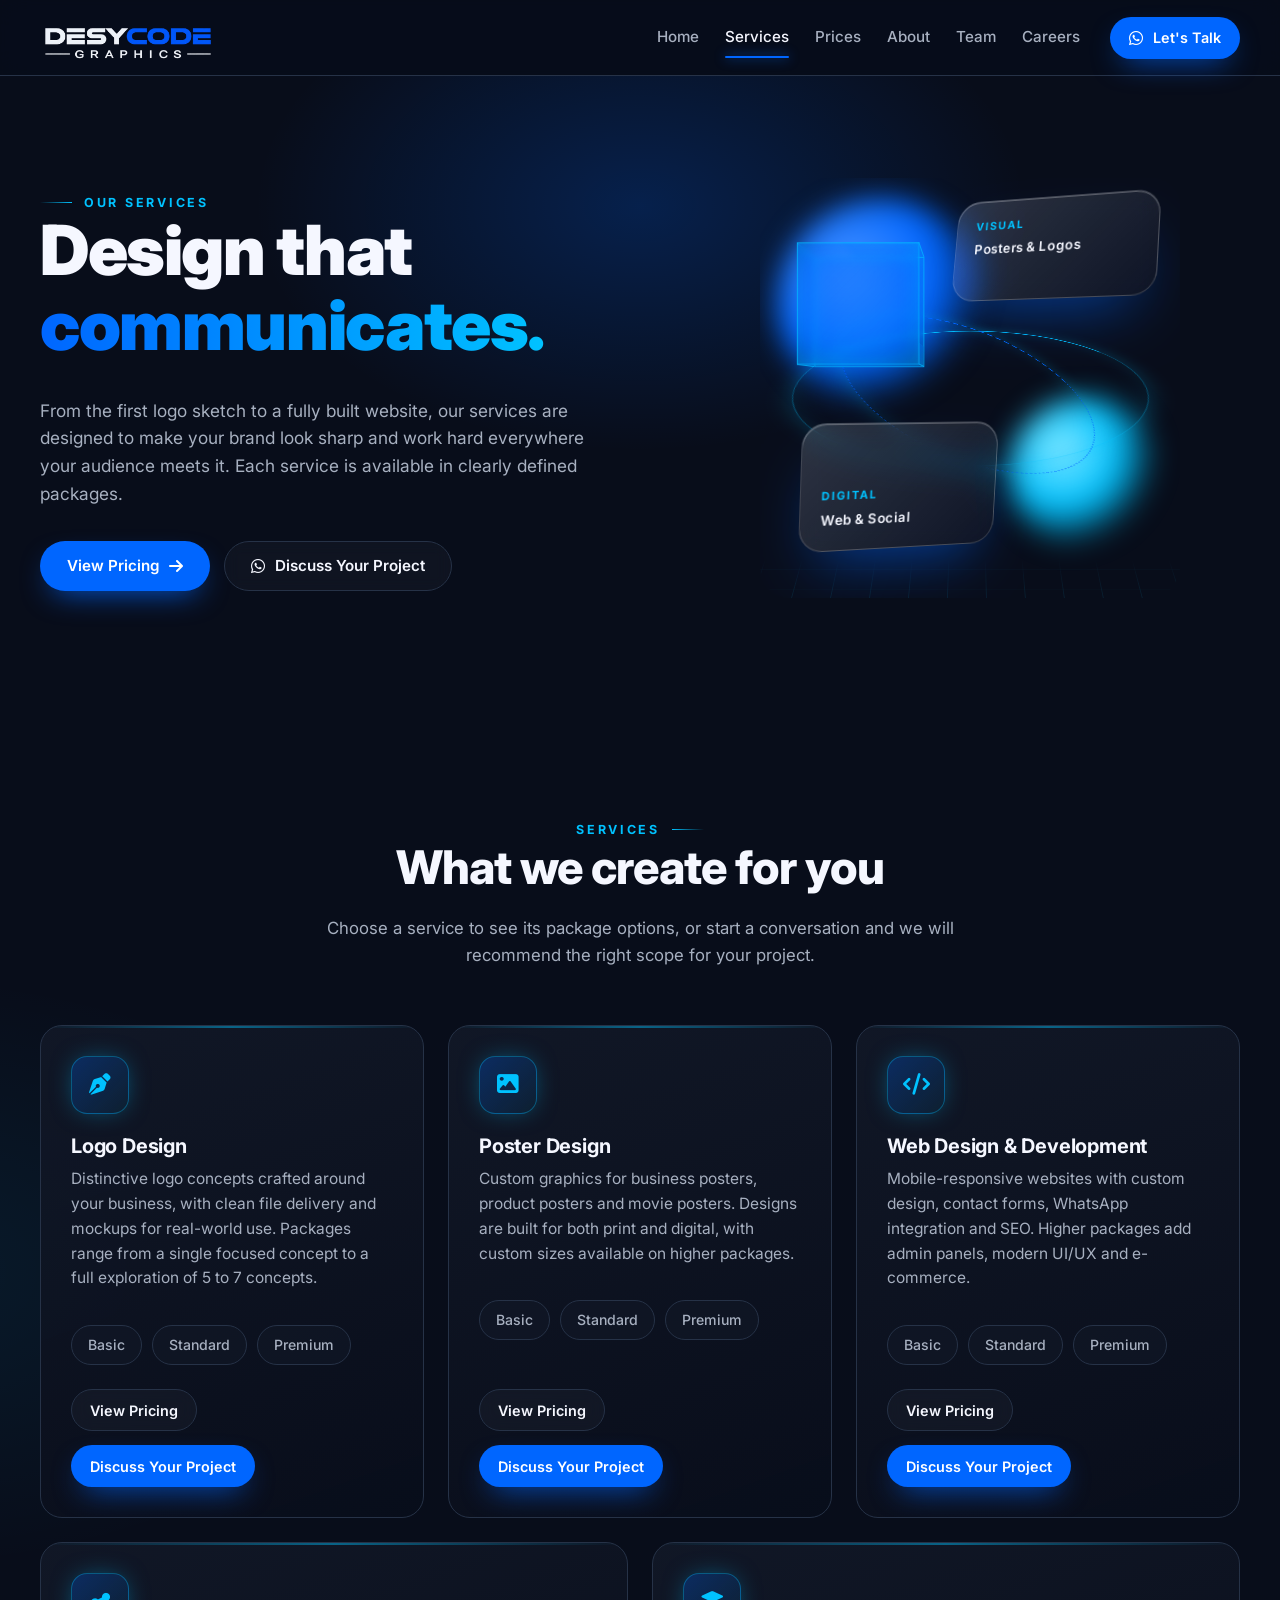
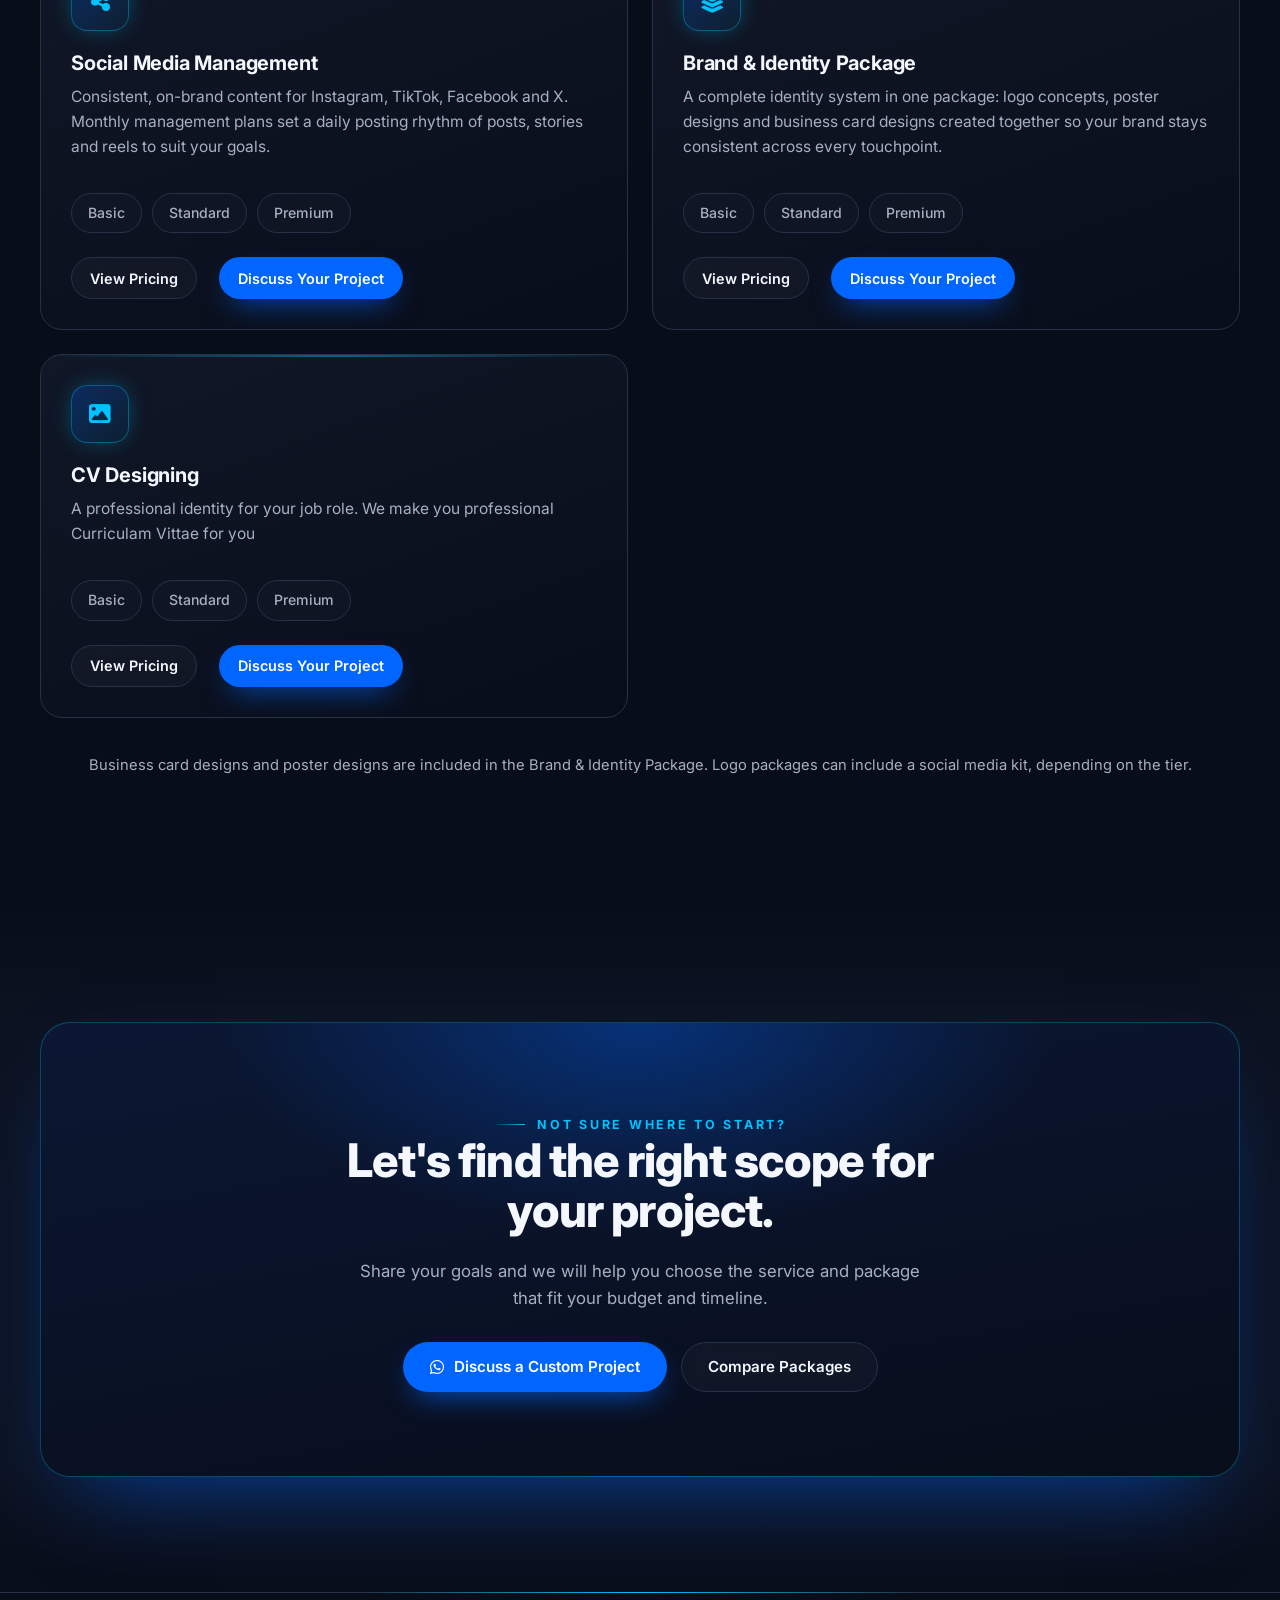
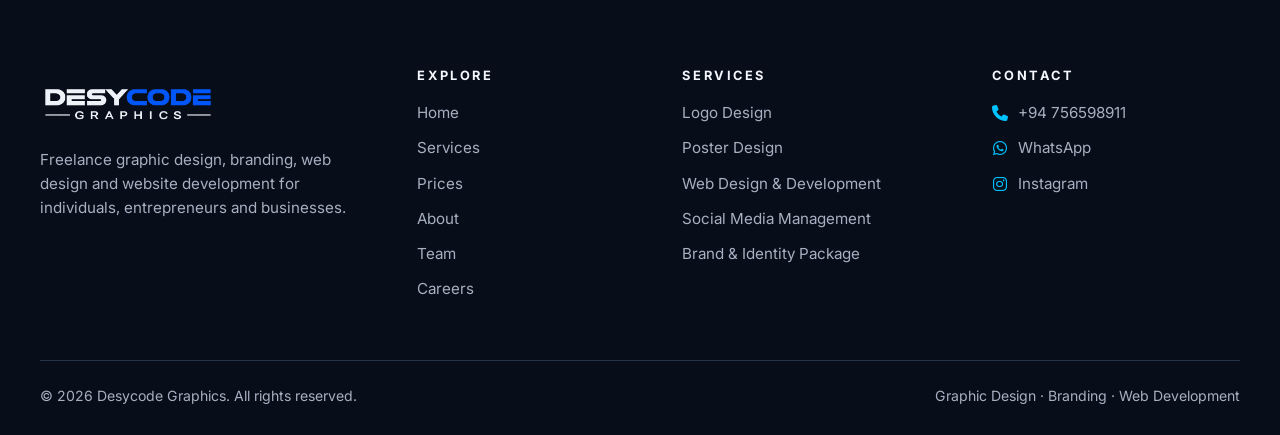
<file: service.html>
<!doctype html>
<html lang="en">
<head>
  <meta charset="utf-8">
  <meta name="viewport" content="width=device-width, initial-scale=1">
  <title>Services | Desycode Graphics</title>
  <meta name="description" content="Logo design, poster design, web design and development, social media management and brand identity packages from Desycode Graphics.">
  <link rel="icon" href="logo-mark.png" type="image/png">
  <link rel="preconnect" href="https://fonts.googleapis.com">
  <link rel="preconnect" href="https://fonts.gstatic.com" crossorigin>
  <link href="https://fonts.googleapis.com/css2?family=Inter:wght@400;500;600;700;800;900&amp;display=swap" rel="stylesheet">
  <link rel="stylesheet" href="https://cdnjs.cloudflare.com/ajax/libs/font-awesome/6.5.1/css/all.min.css" crossorigin="anonymous" referrerpolicy="no-referrer">
  <link rel="stylesheet" href="style.css">
</head>
<body>

<a class="skip-link" href="#main">Skip to content</a>

<header class="site-header">
  <a class="brand" href="index.html" aria-label="Desycode Graphics home">
    <img src="logo-wordmark.png" alt="Desycode Graphics" width="640" height="213">
  </a>
  <input class="nav-toggle" type="checkbox" id="nav-toggle" aria-label="Show navigation menu">
  <label class="menu-btn" for="nav-toggle" aria-hidden="true"><span></span><span></span><span></span></label>
  <nav class="site-nav" aria-label="Main navigation">
    <ul class="nav-links">
      <li><a href="index.html">Home</a></li>
      <li><a href="service.html" aria-current="page">Services</a></li>
      <li><a href="price.html">Prices</a></li>
      <li><a href="about.html">About</a></li>
      <li><a href="team.html">Team</a></li>
      <li><a href="career.html">Careers</a></li>
    </ul>
    <a class="btn btn-primary btn-sm" href="https://wa.me/94756598911?text=Hi%20Desycode%20Graphics%2C%20I%27d%20like%20to%20discuss%20a%20project." target="_blank" rel="noopener noreferrer"><i class="fa-brands fa-whatsapp" aria-hidden="true"></i>Let's Talk</a>
  </nav>
</header>

<main id="main">

  <!-- ============ PAGE HERO ============ -->
  <section class="page-hero" aria-labelledby="page-title">
    <div class="container hero-grid">
      <div class="hero-copy">
        <span class="eyebrow">Our services</span>
        <h1 id="page-title">Design that <span class="gradient-text">communicates.</span></h1>
        <p class="hero-lead">From the first logo sketch to a fully built website, our services are designed to make your brand look sharp and work hard everywhere your audience meets it. Each service is available in clearly defined packages.</p>
        <div class="hero-actions">
          <a class="btn btn-primary" href="price.html">View Pricing <i class="fa-solid fa-arrow-right" aria-hidden="true"></i></a>
          <a class="btn btn-ghost" href="https://wa.me/94756598911?text=Hi%20Desycode%20Graphics%2C%20I%27d%20like%20to%20discuss%20a%20project." target="_blank" rel="noopener noreferrer"><i class="fa-brands fa-whatsapp" aria-hidden="true"></i>Discuss Your Project</a>
        </div>
      </div>

      <div class="scene scene-sm" aria-hidden="true">
        <div class="grid-floor"></div>
        <span class="orb orb-blue"></span>
        <span class="orb orb-cyan"></span>
        <span class="ring ring-a"></span>
        <span class="ring ring-b"></span>
        <div class="cube">
          <span class="face f1"></span><span class="face f2"></span><span class="face f3"></span>
          <span class="face f4"></span><span class="face f5"></span><span class="face f6"></span>
        </div>
        <div class="glass glass-a"><span><small>Visual</small>Posters &amp; Logos</span></div>
        <div class="glass glass-b"><span><small>Digital</small>Web &amp; Social</span></div>
      </div>
    </div>
  </section>

  <!-- ============ SERVICE CARDS ============ -->
  <section class="section" aria-labelledby="services-title">
    <div class="container">
      <div class="section-head">
        <span class="eyebrow">Services</span>
        <h2 id="services-title">What we create for you</h2>
        <p>Choose a service to see its package options, or start a conversation and we will recommend the right scope for your project.</p>
      </div>

      <div class="service-grid">
        <article class="card">
          <div class="icon-box" aria-hidden="true"><i class="fa-solid fa-pen-nib"></i></div>
          <h3>Logo Design</h3>
          <p>Distinctive logo concepts crafted around your business, with clean file delivery and mockups for real-world use. Packages range from a single focused concept to a full exploration of 5 to 7 concepts.</p>
          <div class="tag-row"><span class="pill">Basic</span><span class="pill">Standard</span><span class="pill">Premium</span></div>
          <div class="card-foot">
            <a class="btn btn-ghost btn-sm" href="price.html#logo">View Pricing</a>
            <a class="btn btn-primary btn-sm" href="https://wa.me/94756598911?text=Hi%20Desycode%20Graphics%2C%20I%27d%20like%20to%20discuss%20a%20Logo%20Design%20project." target="_blank" rel="noopener noreferrer">Discuss Your Project</a>
          </div>
        </article>

        <article class="card">
          <div class="icon-box" aria-hidden="true"><i class="fa-solid fa-image"></i></div>
          <h3>Poster Design</h3>
          <p>Custom graphics for business posters, product posters and movie posters. Designs are built for both print and digital, with custom sizes available on higher packages.</p>
          <div class="tag-row"><span class="pill">Basic</span><span class="pill">Standard</span><span class="pill">Premium</span></div>
          <div class="card-foot">
            <a class="btn btn-ghost btn-sm" href="price.html#poster">View Pricing</a>
            <a class="btn btn-primary btn-sm" href="https://wa.me/94756598911?text=Hi%20Desycode%20Graphics%2C%20I%27d%20like%20to%20discuss%20a%20Poster%20Design%20project." target="_blank" rel="noopener noreferrer">Discuss Your Project</a>
          </div>
        </article>

        <article class="card">
          <div class="icon-box" aria-hidden="true"><i class="fa-solid fa-code"></i></div>
          <h3>Web Design &amp; Development</h3>
          <p>Mobile-responsive websites with custom design, contact forms, WhatsApp integration and SEO. Higher packages add admin panels, modern UI/UX and e-commerce.</p>
          <div class="tag-row"><span class="pill">Basic</span><span class="pill">Standard</span><span class="pill">Premium</span></div>
          <div class="card-foot">
            <a class="btn btn-ghost btn-sm" href="price.html#web">View Pricing</a>
            <a class="btn btn-primary btn-sm" href="https://wa.me/94756598911?text=Hi%20Desycode%20Graphics%2C%20I%27d%20like%20to%20discuss%20a%20Web%20Design%20%26%20Development%20project." target="_blank" rel="noopener noreferrer">Discuss Your Project</a>
          </div>
        </article>

        <article class="card">
          <div class="icon-box" aria-hidden="true"><i class="fa-solid fa-share-nodes"></i></div>
          <h3>Social Media Management</h3>
          <p>Consistent, on-brand content for Instagram, TikTok, Facebook and X. Monthly management plans set a daily posting rhythm of posts, stories and reels to suit your goals.</p>
          <div class="tag-row"><span class="pill">Basic</span><span class="pill">Standard</span><span class="pill">Premium</span></div>
          <div class="card-foot">
            <a class="btn btn-ghost btn-sm" href="price.html#social">View Pricing</a>
            <a class="btn btn-primary btn-sm" href="https://wa.me/94756598911?text=Hi%20Desycode%20Graphics%2C%20I%27d%20like%20to%20discuss%20a%20Social%20Media%20Management%20plan." target="_blank" rel="noopener noreferrer">Discuss Your Project</a>
          </div>
        </article>

        <article class="card">
          <div class="icon-box" aria-hidden="true"><i class="fa-solid fa-layer-group"></i></div>
          <h3>Brand &amp; Identity Package</h3>
          <p>A complete identity system in one package: logo concepts, poster designs and business card designs created together so your brand stays consistent across every touchpoint.</p>
          <div class="tag-row"><span class="pill">Basic</span><span class="pill">Standard</span><span class="pill">Premium</span></div>
          <div class="card-foot">
            <a class="btn btn-ghost btn-sm" href="price.html#brand">View Pricing</a>
            <a class="btn btn-primary btn-sm" href="https://wa.me/94756598911?text=Hi%20Desycode%20Graphics%2C%20I%27d%20like%20to%20discuss%20a%20Brand%20%26%20Identity%20Package." target="_blank" rel="noopener noreferrer">Discuss Your Project</a>
          </div>
        </article>

        <article class="card">
          <div class="icon-box" aria-hidden="true"><i class="fa-solid fa-image"></i></div>
          <h3>CV Designing</h3>
          <p>A professional identity for your job role. We make you professional Curriculam Vittae for you</p>
          <div class="tag-row"><span class="pill">Basic</span><span class="pill">Standard</span><span class="pill">Premium</span></div>
          <div class="card-foot">
            <a class="btn btn-ghost btn-sm" href="price.html#brand">View Pricing</a>
            <a class="btn btn-primary btn-sm" href="https://wa.me/94756598911?text=Hi%20Desycode%20Graphics%2C%20I%27d%20like%20to%20discuss%20a%20Brand%20%26%20Identity%20Package." target="_blank" rel="noopener noreferrer">Discuss Your Project</a>
          </div>
         </article>
      </div>

      <p class="price-footnote">Business card designs and poster designs are included in the Brand &amp; Identity Package. Logo packages can include a social media kit, depending on the tier.</p>
    </div>
  </section>

  <!-- ============ CTA ============ -->
  <section class="section section-alt" aria-labelledby="cta-title">
    <div class="container">
      <div class="cta-band">
        <span class="eyebrow">Not sure where to start?</span>
        <h2 id="cta-title">Let's find the right scope for your project.</h2>
        <p>Share your goals and we will help you choose the service and package that fit your budget and timeline.</p>
        <div class="hero-actions">
          <a class="btn btn-primary" href="https://wa.me/94756598911?text=Hi%20Desycode%20Graphics%2C%20I%27d%20like%20to%20discuss%20a%20custom%20project." target="_blank" rel="noopener noreferrer"><i class="fa-brands fa-whatsapp" aria-hidden="true"></i>Discuss a Custom Project</a>
          <a class="btn btn-ghost" href="price.html">Compare Packages</a>
        </div>
      </div>
    </div>
  </section>

</main>

<footer class="site-footer">
  <div class="container">
    <div class="footer-grid">
      <div class="footer-brand">
        <img class="footer-logo" src="logo-wordmark.png" alt="Desycode Graphics" width="640" height="213" loading="lazy">
        <p>Freelance graphic design, branding, web design and website development for individuals, entrepreneurs and businesses.</p>
      </div>
      <nav aria-label="Footer navigation">
        <h4>Explore</h4>
        <ul>
          <li><a href="index.html">Home</a></li>
          <li><a href="service.html">Services</a></li>
          <li><a href="price.html">Prices</a></li>
          <li><a href="about.html">About</a></li>
          <li><a href="team.html">Team</a></li>
          <li><a href="career.html">Careers</a></li>
        </ul>
      </nav>
      <nav aria-label="Service links">
        <h4>Services</h4>
        <ul>
          <li><a href="price.html#logo">Logo Design</a></li>
          <li><a href="price.html#poster">Poster Design</a></li>
          <li><a href="price.html#web">Web Design &amp; Development</a></li>
          <li><a href="price.html#social">Social Media Management</a></li>
          <li><a href="price.html#brand">Brand &amp; Identity Package</a></li>
        </ul>
      </nav>
      <div>
        <h4>Contact</h4>
        <ul>
          <li><i class="fa-solid fa-phone" aria-hidden="true"></i><a href="tel:+94756598911">+94 756598911</a></li>
          <li><i class="fa-brands fa-whatsapp" aria-hidden="true"></i><a href="https://wa.me/94756598911" target="_blank" rel="noopener noreferrer">WhatsApp</a></li>
          <li><i class="fa-brands fa-instagram" aria-hidden="true"></i><a href="https://www.instagram.com/desycode" target="_blank" rel="noopener noreferrer">Instagram</a></li>
        </ul>
      </div>
    </div>
    <div class="footer-bottom">
      <p>&copy; 2026 Desycode Graphics. All rights reserved.</p>
      <p>Graphic Design &middot; Branding &middot; Web Development</p>
    </div>
  </div>
</footer>

</body>
</html>
</file>
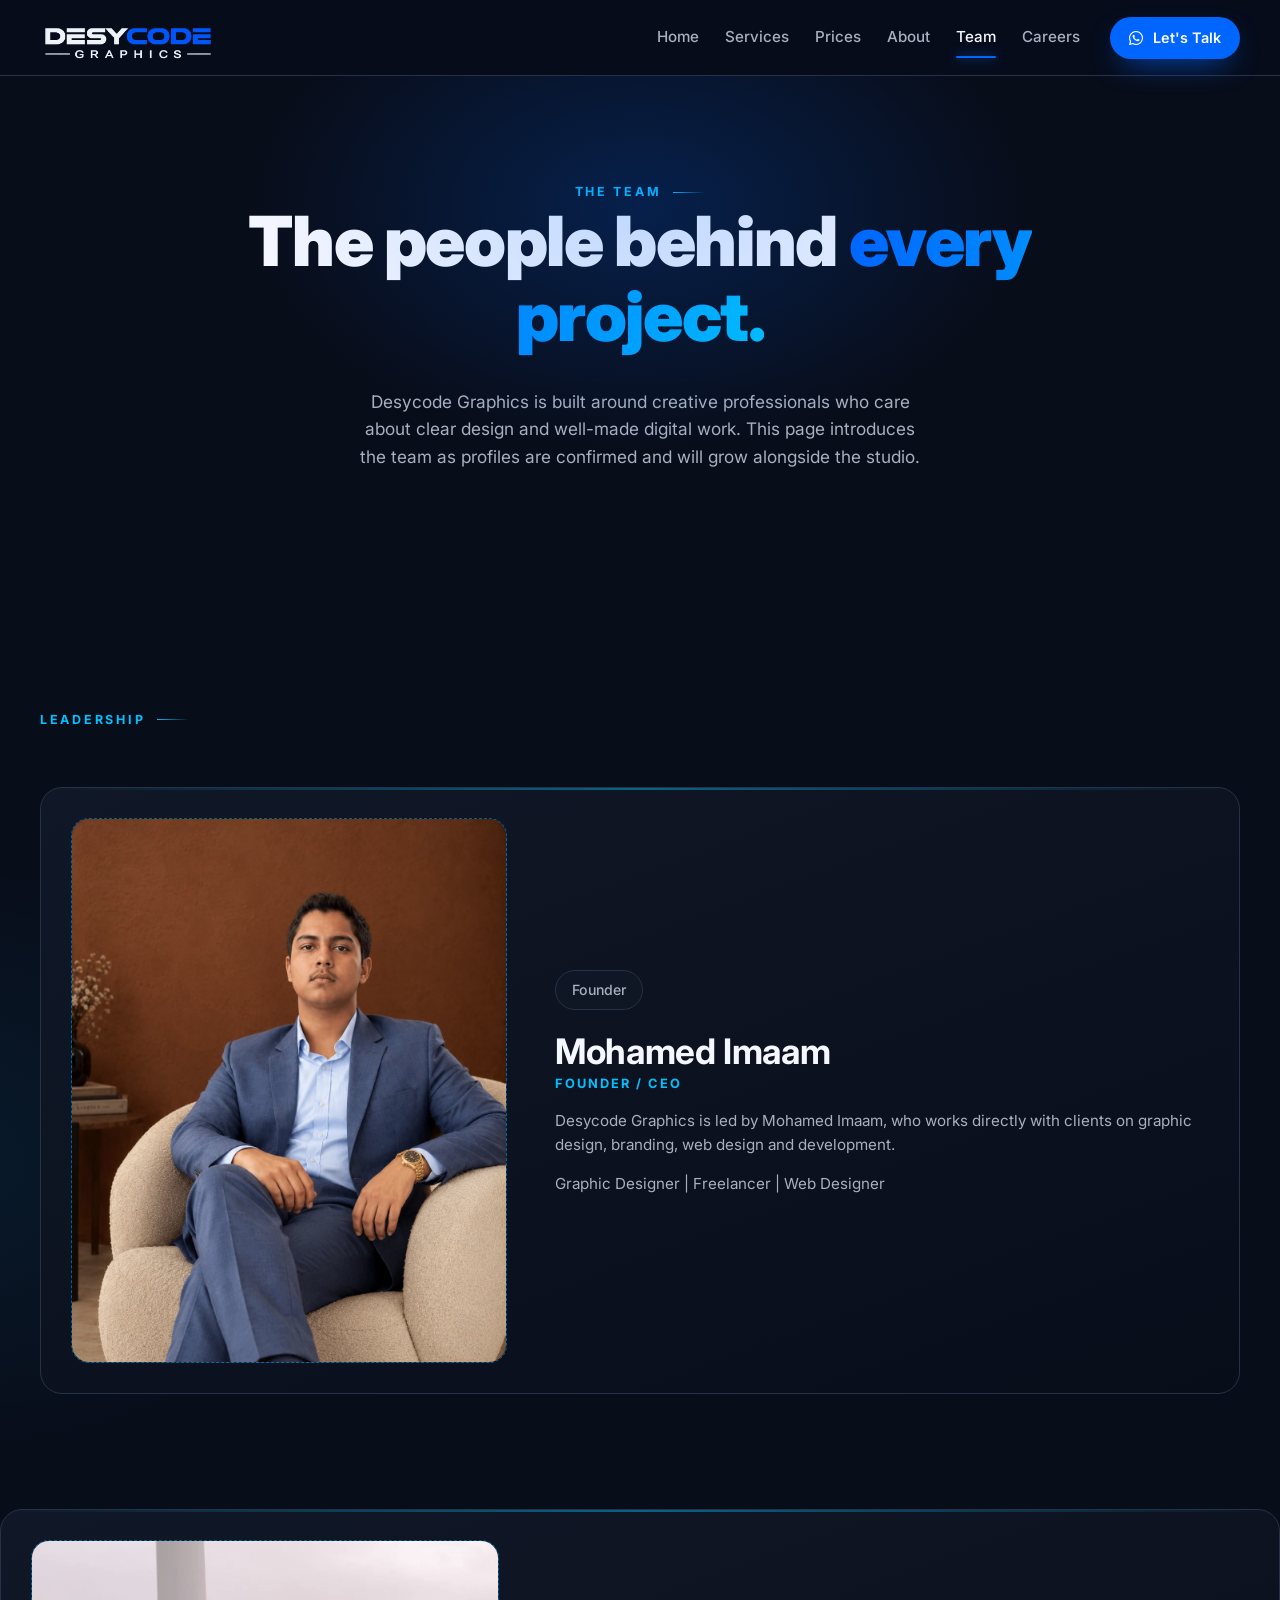
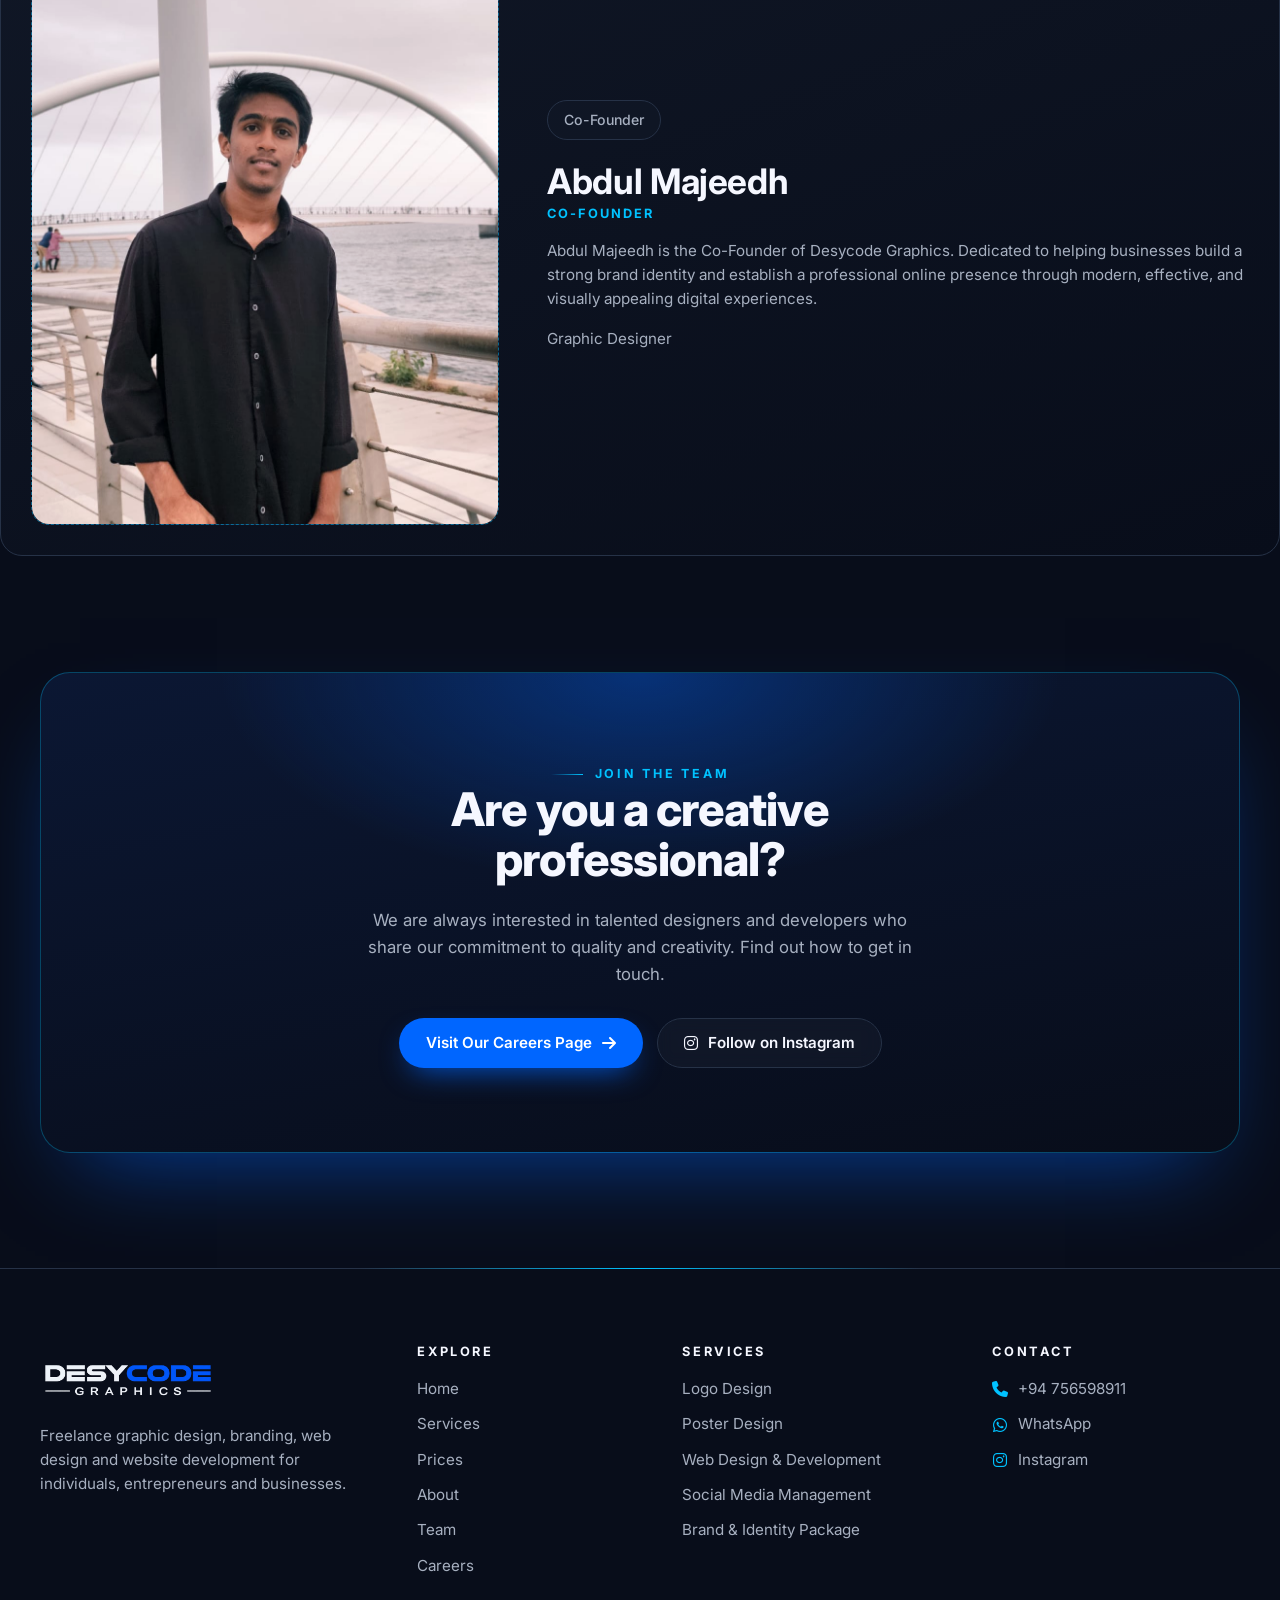
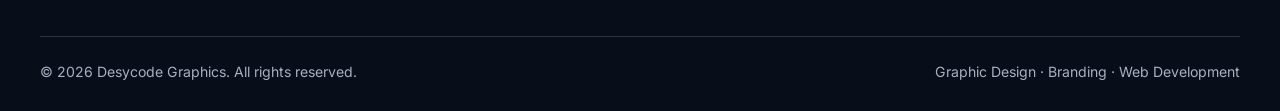
<file: team.html>
<!doctype html>
<html lang="en">
<head>
  <meta charset="utf-8">
  <meta name="viewport" content="width=device-width, initial-scale=1">
  <title>Team | Desycode Graphics</title>
  <meta name="description" content="Meet the Desycode Graphics team: the designers and developers behind our graphic design, branding, web design and website development work.">
  <link rel="icon" href="logo-mark.png" type="image/png">
  <link rel="preconnect" href="https://fonts.googleapis.com">
  <link rel="preconnect" href="https://fonts.gstatic.com" crossorigin>
  <link href="https://fonts.googleapis.com/css2?family=Inter:wght@400;500;600;700;800;900&amp;display=swap" rel="stylesheet">
  <link rel="stylesheet" href="https://cdnjs.cloudflare.com/ajax/libs/font-awesome/6.5.1/css/all.min.css" crossorigin="anonymous" referrerpolicy="no-referrer">
  <link rel="stylesheet" href="style.css">
</head>
<body>

<a class="skip-link" href="#main">Skip to content</a>

<header class="site-header">
  <a class="brand" href="index.html" aria-label="Desycode Graphics home">
    <img src="logo-wordmark.png" alt="Desycode Graphics" width="640" height="213">
  </a>
  <input class="nav-toggle" type="checkbox" id="nav-toggle" aria-label="Show navigation menu">
  <label class="menu-btn" for="nav-toggle" aria-hidden="true"><span></span><span></span><span></span></label>
  <nav class="site-nav" aria-label="Main navigation">
    <ul class="nav-links">
      <li><a href="index.html">Home</a></li>
      <li><a href="service.html">Services</a></li>
      <li><a href="price.html">Prices</a></li>
      <li><a href="about.html">About</a></li>
      <li><a href="team.html" aria-current="page">Team</a></li>
      <li><a href="career.html">Careers</a></li>
    </ul>
    <a class="btn btn-primary btn-sm" href="https://wa.me/94756598911?text=Hi%20Desycode%20Graphics%2C%20I%27d%20like%20to%20discuss%20a%20project." target="_blank" rel="noopener noreferrer"><i class="fa-brands fa-whatsapp" aria-hidden="true"></i>Let's Talk</a>
  </nav>
</header>

<main id="main">

  <!-- ============ PAGE HERO ============ -->
  <section class="page-hero" aria-labelledby="page-title">
    <div class="container">
      <div class="hero-copy hero-center">
        <span class="eyebrow">The team</span>
        <h1 id="page-title">The people behind <span class="gradient-text">every project.</span></h1>
        <p class="hero-lead">Desycode Graphics is built around creative professionals who care about clear design and well-made digital work. This page introduces the team as profiles are confirmed and will grow alongside the studio.</p>
      </div>
    </div>
  </section>

  <!-- ============ FOUNDER ============ -->
  <section class="section" aria-labelledby="founder-title">
    <div class="container">
      <div class="section-head left">
        <span class="eyebrow"><h2">Leadership</h2></span>
      </div>

      <article class="profile founder">
        <div class="card">
          <div class="portrait" role="img" aria-label="Founder portrait placeholder"><img src="ceo.jpeg" alt=""></div>
          <div>
            <span class="pill">Founder</span>
            <h3>Mohamed Imaam</h3>
            <span class="role">Founder / CEO</span>
            <p>Desycode Graphics is led by Mohamed Imaam, who works directly with clients on graphic design, branding, web design and development.</p>
            <p>Graphic Designer | Freelancer | Web Designer</p>
          </div>
        </div>
      </article>
    </div>
  </section>

   <article class="profile founder">
        <div class="card">
          <div class="portrait" role="img" aria-label="Founder portrait placeholder"><img src="co-founder.jpeg" alt=""></div>
          <div>
            <span class="pill">Co-Founder</span>
            <h3>Abdul Majeedh</h3>
            <span class="role">Co-Founder</span>
            <p>Abdul Majeedh is the Co-Founder of Desycode Graphics. Dedicated to helping businesses build a strong brand
  identity and establish a professional online presence through modern,
  effective, and visually appealing digital experiences.</p>
            <p>Graphic Designer</p>
          </div>
        </div>
      </article>
    </div>
  </section>

 
  <!-- ============ CTA ============ -->
  <section class="section" aria-labelledby="cta-title">
    <div class="container">
      <div class="cta-band">
        <span class="eyebrow">Join the team</span>
        <h2 id="cta-title">Are you a creative professional?</h2>
        <p>We are always interested in talented designers and developers who share our commitment to quality and creativity. Find out how to get in touch.</p>
        <div class="hero-actions">
          <a class="btn btn-primary" href="career.html">Visit Our Careers Page <i class="fa-solid fa-arrow-right" aria-hidden="true"></i></a>
          <a class="btn btn-ghost" href="https://www.instagram.com/desycode" target="_blank" rel="noopener noreferrer"><i class="fa-brands fa-instagram" aria-hidden="true"></i>Follow on Instagram</a>
        </div>
      </div>
    </div>
  </section>

</main>

<footer class="site-footer">
  <div class="container">
    <div class="footer-grid">
      <div class="footer-brand">
        <img class="footer-logo" src="logo-wordmark.png" alt="Desycode Graphics" width="640" height="213" loading="lazy">
        <p>Freelance graphic design, branding, web design and website development for individuals, entrepreneurs and businesses.</p>
      </div>
      <nav aria-label="Footer navigation">
        <h4>Explore</h4>
        <ul>
          <li><a href="index.html">Home</a></li>
          <li><a href="service.html">Services</a></li>
          <li><a href="price.html">Prices</a></li>
          <li><a href="about.html">About</a></li>
          <li><a href="team.html">Team</a></li>
          <li><a href="career.html">Careers</a></li>
        </ul>
      </nav>
      <nav aria-label="Service links">
        <h4>Services</h4>
        <ul>
          <li><a href="price.html#logo">Logo Design</a></li>
          <li><a href="price.html#poster">Poster Design</a></li>
          <li><a href="price.html#web">Web Design &amp; Development</a></li>
          <li><a href="price.html#social">Social Media Management</a></li>
          <li><a href="price.html#brand">Brand &amp; Identity Package</a></li>
        </ul>
      </nav>
      <div>
        <h4>Contact</h4>
        <ul>
          <li><i class="fa-solid fa-phone" aria-hidden="true"></i><a href="tel:+94756598911">+94 756598911</a></li>
          <li><i class="fa-brands fa-whatsapp" aria-hidden="true"></i><a href="https://wa.me/94756598911" target="_blank" rel="noopener noreferrer">WhatsApp</a></li>
          <li><i class="fa-brands fa-instagram" aria-hidden="true"></i><a href="https://www.instagram.com/desycode" target="_blank" rel="noopener noreferrer">Instagram</a></li>
        </ul>
      </div>
    </div>
    <div class="footer-bottom">
      <p>&copy; 2026 Desycode Graphics. All rights reserved.</p>
      <p>Graphic Design &middot; Branding &middot; Web Development</p>
    </div>
  </div>
</footer>

</body>
</html>
</file>
<file: style.css>
/* ==========================================================================
   DESYCODE GRAPHICS — Global stylesheet (shared by all six pages)
   HTML + CSS only. No JavaScript.
   ========================================================================== */

/* ==========================================================================
   1. CSS CUSTOM PROPERTIES (brand palette + tokens)
   ========================================================================== */
:root {
  --color-primary: #0066FF;   /* Electric Blue */
  --color-secondary: #00C2FF; /* Cyan Blue */
  --color-bg: #080D1A;        /* Midnight Navy (main background) */
  --color-text: #F5F7FF;      /* Soft White (main font colour) */
  --color-surface: #111827;   /* Dark Slate (secondary background) */
  --color-muted: #A7B0C0;     /* Cool Gray (muted text) */
  --color-hover: #0052CC;     /* Deep Blue (button hover) */
  --color-border: #263247;    /* Slate Blue (borders) */

  --glow-cyan: 0 0 24px rgba(0, 194, 255, .35);
  --glow-blue: 0 0 40px rgba(0, 102, 255, .35);

  --radius-lg: 22px;
  --radius-md: 14px;
  --container: 1200px;
  --gutter: clamp(16px, 4vw, 40px);
  --header-h: 76px;
  --ease: cubic-bezier(.2, .7, .2, 1);
  --font: "Inter", system-ui, -apple-system, "Segoe UI", Roboto, Helvetica, Arial, sans-serif;
}

/* ==========================================================================
   2. RESET & BASE
   ========================================================================== */
*, *::before, *::after { box-sizing: border-box; }

html {
  -webkit-text-size-adjust: 100%;
  text-size-adjust: 100%;
  scroll-behavior: smooth;
  scroll-padding-top: calc(var(--header-h) + 16px);
  color-scheme: dark;
  background: var(--color-bg);
}

body {
  margin: 0;
  min-height: 100vh;
  font-family: var(--font);
  font-size: 1rem;
  line-height: 1.6;
  color: var(--color-text);
  background-color: var(--color-bg);
  background-image:
    radial-gradient(1100px 600px at 90% -10%, rgba(0, 102, 255, .16), transparent 60%),
    radial-gradient(900px 500px at -10% 35%, rgba(0, 194, 255, .08), transparent 60%);
  overflow-x: hidden;
  -webkit-font-smoothing: antialiased;
  -moz-osx-font-smoothing: grayscale;
}

img, svg, video { max-width: 100%; height: auto; display: block; }
ul, ol { margin: 0; padding: 0; }
p { margin: 0 0 1em; color: var(--color-muted); }
h1, h2, h3, h4 { margin: 0 0 .5em; color: var(--color-text); line-height: 1.08; letter-spacing: -.02em; font-weight: 800; }
h1 { font-size: clamp(2.3rem, 5.4vw, 4.4rem); font-weight: 900; }
h2 { font-size: clamp(1.9rem, 4vw, 2.9rem); }
h3 { font-size: 1.25rem; font-weight: 700; letter-spacing: -.01em; }
h4 { font-size: .8rem; font-weight: 700; letter-spacing: .2em; text-transform: uppercase; }
strong { color: var(--color-text); font-weight: 700; }

a { color: var(--color-secondary); text-decoration: none; transition: color .3s var(--ease); }
a:hover { color: var(--color-text); }

:focus-visible {
  outline: 2px solid var(--color-secondary);
  outline-offset: 3px;
  border-radius: 6px;
}

.sr-only {
  position: absolute !important;
  width: 1px; height: 1px;
  padding: 0; margin: -1px;
  overflow: hidden; clip: rect(0, 0, 0, 0);
  white-space: nowrap; border: 0;
}

.skip-link {
  position: fixed;
  top: 12px; left: 12px;
  z-index: 1000;
  padding: 10px 16px;
  border-radius: 10px;
  background: var(--color-primary);
  color: #fff;
  font-weight: 600;
  transform: translateY(-160%);
  transition: transform .3s var(--ease);
}
.skip-link:focus { transform: translateY(0); color: #fff; }

/* ==========================================================================
   3. CSS-ONLY CUSTOM CURSOR
   A cyan ring for the default cursor and a glowing blue dot over links and
   buttons. Native cursors are restored on touch and coarse-pointer devices.
   ========================================================================== */
html, body {
  cursor: url("data:image/svg+xml,%3Csvg xmlns='http://www.w3.org/2000/svg' width='28' height='28' viewBox='0 0 28 28'%3E%3Ccircle cx='14' cy='14' r='9' fill='none' stroke='%2300C2FF' stroke-width='1.5'/%3E%3Ccircle cx='14' cy='14' r='1.8' fill='%2300C2FF'/%3E%3C/svg%3E") 14 14, auto;
}
a, button, label, summary, select, .btn, [role="button"] {
  cursor: url("data:image/svg+xml,%3Csvg xmlns='http://www.w3.org/2000/svg' width='32' height='32' viewBox='0 0 32 32'%3E%3Ccircle cx='16' cy='16' r='8' fill='%230066FF' fill-opacity='.55' stroke='%2300C2FF' stroke-width='2'/%3E%3C/svg%3E") 16 16, pointer;
}
input, textarea { cursor: text; }
@media (hover: none), (pointer: coarse) {
  html, body, a, button, label, summary, select, .btn, [role="button"] { cursor: auto; }
}

/* ==========================================================================
   4. LAYOUT UTILITIES
   ========================================================================== */
.container {
  width: min(calc(100% - 2 * var(--gutter)), var(--container));
  margin-inline: auto;
}

.section { position: relative; padding: clamp(64px, 9vw, 120px) 0; }
.section-alt {
  background: linear-gradient(180deg, transparent, rgba(17, 24, 39, .55) 18%, rgba(17, 24, 39, .55) 82%, transparent);
}
.section-head { max-width: 720px; margin: 0 auto 56px; text-align: center; }
.section-head.left { margin-left: 0; text-align: left; }
.section-head p { font-size: 1.05rem; }

.grid { display: grid; gap: 24px; }
.grid-2 { grid-template-columns: repeat(2, minmax(0, 1fr)); }
.grid-3 { grid-template-columns: repeat(3, minmax(0, 1fr)); }
.grid-4 { grid-template-columns: repeat(4, minmax(0, 1fr)); }

.split {
  display: grid;
  grid-template-columns: minmax(0, 1fr) minmax(0, 1fr);
  gap: clamp(32px, 6vw, 80px);
  align-items: center;
}

.eyebrow {
  display: inline-flex;
  align-items: center;
  gap: 12px;
  font-size: .78rem;
  font-weight: 700;
  letter-spacing: .22em;
  text-transform: uppercase;
  color: var(--color-secondary);
}
.eyebrow::before {
  content: "";
  width: 32px; height: 1px;
  background: linear-gradient(90deg, transparent, var(--color-secondary));
}
.section-head .eyebrow::after {
  content: "";
  width: 32px; height: 1px;
  background: linear-gradient(90deg, var(--color-secondary), transparent);
}
.section-head .eyebrow::before { display: none; }
.section-head .eyebrow { justify-content: center; }

.gradient-text {
  background: linear-gradient(90deg, var(--color-primary) 0%, var(--color-secondary) 100%);
  -webkit-background-clip: text;
  background-clip: text;
  color: transparent;
}

.pill {
  display: inline-flex;
  align-items: center;
  gap: 8px;
  padding: 8px 16px;
  border-radius: 999px;
  border: 1px solid var(--color-border);
  background: rgba(17, 24, 39, .6);
  color: var(--color-muted);
  font-size: .88rem;
  font-weight: 500;
}
.pill i { color: var(--color-secondary); }

.tag-row { display: flex; flex-wrap: wrap; gap: 10px; }
.intro-panel .tag-row { margin-top: 28px; }
.card .tag-row { margin-top: 18px; }
a.pill { transition: color .3s var(--ease), border-color .3s var(--ease), box-shadow .3s var(--ease); }
a.pill:hover { color: var(--color-text); border-color: var(--color-secondary); box-shadow: var(--glow-cyan); }

/* Centred page-hero copy (used on the pricing page) */
.hero-center { text-align: center; max-width: 820px; margin-inline: auto; }
.hero-center .hero-lead { margin-inline: auto; }
.hero-center .eyebrow { justify-content: center; }
.hero-center .eyebrow::before { display: none; }
.hero-center .eyebrow::after { content: ""; width: 32px; height: 1px; background: linear-gradient(90deg, var(--color-secondary), transparent); }

/* ==========================================================================
   5. BUTTONS
   ========================================================================== */
.btn {
  display: inline-flex;
  align-items: center;
  justify-content: center;
  gap: 10px;
  min-height: 50px;
  padding: 0 26px;
  border-radius: 999px;
  border: 1px solid transparent;
  font: 600 .95rem/1.2 var(--font);
  text-align: center;
  color: var(--color-text);
  transition: background .3s var(--ease), border-color .3s var(--ease), box-shadow .35s var(--ease), transform .35s var(--ease), color .3s;
}
.btn i { font-size: 1rem; }
.btn-primary {
  background: var(--color-primary);
  box-shadow: 0 12px 30px -12px rgba(0, 102, 255, .9);
  color: #fff;
}
.btn-primary:hover {
  background: var(--color-hover);
  color: #fff;
  transform: translateY(-2px);
  box-shadow: 0 0 0 1px rgba(0, 194, 255, .45), 0 16px 40px -10px rgba(0, 102, 255, .9);
}
.btn-ghost {
  background: rgba(255, 255, 255, .03);
  border-color: var(--color-border);
  backdrop-filter: blur(8px);
  -webkit-backdrop-filter: blur(8px);
}
.btn-ghost:hover {
  border-color: var(--color-secondary);
  box-shadow: var(--glow-cyan);
  transform: translateY(-2px);
  color: var(--color-text);
}
.btn-sm { min-height: 42px; padding: 0 18px; font-size: .9rem; }
.btn-block { width: 100%; }

.text-link {
  position: relative;
  display: inline-flex;
  align-items: center;
  gap: 8px;
  padding: 4px 0;
  font-weight: 600;
  color: var(--color-text);
}
.text-link::after {
  content: "";
  position: absolute;
  left: 0; right: 0; bottom: -2px;
  height: 1px;
  background: linear-gradient(90deg, var(--color-primary), var(--color-secondary));
  transform: scaleX(.35);
  transform-origin: left;
  transition: transform .45s var(--ease);
}
.text-link i { transition: transform .35s var(--ease); color: var(--color-secondary); }
.text-link:hover { color: var(--color-secondary); }
.text-link:hover::after { transform: scaleX(1); }
.text-link:hover i { transform: translateX(5px); }

/* ==========================================================================
   6. HEADER & NAVIGATION (CSS-only mobile menu via checkbox)
   ========================================================================== */
.site-header {
  position: sticky;
  top: 0;
  z-index: 100;
  display: flex;
  align-items: center;
  justify-content: space-between;
  gap: 20px;
  height: var(--header-h);
  padding: 0 var(--gutter);
  background: rgba(8, 13, 26, .72);
  -webkit-backdrop-filter: blur(14px) saturate(140%);
  backdrop-filter: blur(14px) saturate(140%);
  border-bottom: 1px solid var(--color-border);
}

.brand { display: inline-flex; flex: none; }
.brand img, .footer-logo {
  width: 176px;
  height: auto;
}

.site-nav { display: flex; align-items: center; gap: 30px; }
.nav-links { display: flex; align-items: center; gap: 26px; list-style: none; }
.nav-links a {
  position: relative;
  display: inline-block;
  padding: 6px 0;
  font-size: .95rem;
  font-weight: 500;
  color: var(--color-muted);
}
.nav-links a::after {
  content: "";
  position: absolute;
  left: 0; right: 0; bottom: -2px;
  height: 2px;
  border-radius: 2px;
  background: linear-gradient(90deg, var(--color-primary), var(--color-secondary));
  transform: scaleX(0);
  transform-origin: left;
  transition: transform .45s var(--ease);
}
.nav-links a:hover { color: var(--color-text); }
.nav-links a:hover::after { transform: scaleX(1); }
.nav-links a[aria-current="page"] { color: var(--color-text); }
.nav-links a[aria-current="page"]::after {
  transform: scaleX(1);
  background: var(--color-primary);
  box-shadow: 0 0 12px rgba(0, 102, 255, .9);
}

/* Hidden checkbox drives the mobile menu. It stays focusable for keyboard users. */
.nav-toggle {
  position: absolute;
  opacity: 0;
  width: 1px; height: 1px;
  margin: 0;
  pointer-events: none;
}
.menu-btn {
  display: none;
  flex-direction: column;
  justify-content: center;
  gap: 6px;
  width: 48px; height: 48px;
  padding: 0 13px;
  border: 1px solid var(--color-border);
  border-radius: 14px;
  background: rgba(255, 255, 255, .03);
  cursor: pointer;
}
.menu-btn span {
  display: block;
  width: 100%; height: 2px;
  border-radius: 2px;
  background: var(--color-text);
  transition: transform .35s var(--ease), opacity .25s;
}
.nav-toggle:focus-visible ~ .menu-btn { outline: 2px solid var(--color-secondary); outline-offset: 3px; }
.nav-toggle:checked ~ .menu-btn span:nth-child(1) { transform: translateY(8px) rotate(45deg); }
.nav-toggle:checked ~ .menu-btn span:nth-child(2) { opacity: 0; }
.nav-toggle:checked ~ .menu-btn span:nth-child(3) { transform: translateY(-8px) rotate(-45deg); }

/* ==========================================================================
   7. HERO (home) & PAGE HERO (inner pages)
   ========================================================================== */
.hero, .page-hero {
  position: relative;
  overflow: hidden;
  padding: clamp(56px, 8vw, 110px) 0 clamp(64px, 8vw, 110px);
}
.hero::before, .page-hero::before {
  content: "";
  position: absolute;
  left: 50%; top: -220px;
  width: 1100px; height: 700px;
  transform: translateX(-50%);
  background: radial-gradient(closest-side, rgba(0, 102, 255, .22), transparent 70%);
  pointer-events: none;
}
.hero-grid {
  position: relative;
  display: grid;
  grid-template-columns: minmax(0, 1.05fr) minmax(0, .95fr);
  gap: clamp(32px, 5vw, 72px);
  align-items: center;
}
.hero h1 {
  margin: 20px 0 22px;
  font-size: clamp(2.6rem, 6.6vw, 5.7rem);
  font-weight: 900;
  line-height: .96;
  letter-spacing: -.035em;
  text-transform: uppercase;
}
.hero .hero-sub {
  display: block;
  margin-bottom: 16px;
  font-size: clamp(1.1rem, 2.2vw, 1.5rem);
  font-weight: 700;
  line-height: 1.25;
  letter-spacing: -.01em;
  text-transform: none;
  color: var(--color-text);
}
.hero-lead { max-width: 36rem; font-size: 1.08rem; }
.hero-actions { display: flex; flex-wrap: wrap; gap: 14px; margin-top: 34px; }
.hero-meta { margin-top: 40px; }

/* ---------- 3D scene (CSS-only composition) ---------- */
.scene {
  position: relative;
  width: 100%;
  max-width: 520px;
  aspect-ratio: 1 / 1;
  margin-inline: auto;
  perspective: 1100px;
  overflow: hidden;
  border-radius: 32px;
}
.scene-sm { max-width: 420px; }

.grid-floor {
  position: absolute;
  left: -40%; right: -40%;
  bottom: -20%;
  height: 72%;
  background-image:
    linear-gradient(rgba(0, 194, 255, .24) 1px, transparent 1px),
    linear-gradient(90deg, rgba(0, 194, 255, .24) 1px, transparent 1px);
  background-size: 44px 44px;
  transform: rotateX(68deg);
  transform-origin: 50% 100%;
  -webkit-mask-image: linear-gradient(to top, #000 10%, transparent 78%);
  mask-image: linear-gradient(to top, #000 10%, transparent 78%);
  animation: grid-move 10s linear infinite;
}

.orb {
  position: absolute;
  border-radius: 50%;
  filter: blur(14px);
  animation: drift 11s ease-in-out infinite;
}
.orb-blue {
  width: 210px; height: 210px;
  left: 4%; top: 5%;
  background: radial-gradient(circle at 35% 35%, #4a93ff, var(--color-primary) 45%, transparent 70%);
}
.orb-cyan {
  width: 150px; height: 150px;
  right: 5%; bottom: 12%;
  background: radial-gradient(circle at 35% 35%, #8ae9ff, var(--color-secondary) 40%, transparent 70%);
  animation-delay: -4s;
}

.ring {
  position: absolute;
  inset: 8%;
  border-radius: 50%;
  border: 1.5px solid rgba(0, 194, 255, .35);
  border-top: 2px solid var(--color-secondary);
  box-shadow: 0 0 26px rgba(0, 194, 255, .22), inset 0 0 26px rgba(0, 194, 255, .1);
}
.ring-a { transform: rotateX(68deg); animation: ring-spin-a 16s linear infinite; }
.ring-b {
  inset: 18%;
  border-style: dashed;
  border-color: rgba(0, 102, 255, .7);
  border-top-color: var(--color-primary);
  transform: rotateX(60deg) rotateY(20deg);
  animation: ring-spin-b 22s linear infinite;
}

.cube {
  position: absolute;
  left: 11%; top: 17%;
  width: 116px; height: 116px;
  transform-style: preserve-3d;
  animation: cube-spin 18s linear infinite;
}
.cube .face {
  position: absolute;
  inset: 0;
  border: 1px solid rgba(0, 194, 255, .7);
  background: linear-gradient(135deg, rgba(0, 102, 255, .38), rgba(0, 194, 255, .06));
  box-shadow: inset 0 0 22px rgba(0, 194, 255, .22);
  backdrop-filter: blur(3px);
  -webkit-backdrop-filter: blur(3px);
}
.cube .f1 { transform: translateZ(58px); }
.cube .f2 { transform: rotateY(180deg) translateZ(58px); }
.cube .f3 { transform: rotateY(90deg) translateZ(58px); }
.cube .f4 { transform: rotateY(-90deg) translateZ(58px); }
.cube .f5 { transform: rotateX(90deg) translateZ(58px); }
.cube .f6 { transform: rotateX(-90deg) translateZ(58px); }

.glass {
  position: absolute;
  display: flex;
  align-items: flex-end;
  padding: 18px 20px;
  border-radius: 24px;
  background: linear-gradient(135deg, rgba(255, 255, 255, .16), rgba(255, 255, 255, .03));
  border: 1px solid rgba(255, 255, 255, .18);
  backdrop-filter: blur(12px) saturate(140%);
  -webkit-backdrop-filter: blur(12px) saturate(140%);
  box-shadow: 0 30px 60px -22px rgba(0, 102, 255, .55), inset 0 1px 0 rgba(255, 255, 255, .25);
  color: var(--color-text);
  font-size: .85rem;
  font-weight: 600;
  letter-spacing: .04em;
  animation: float 7s ease-in-out infinite;
}
.glass small { display: block; color: var(--color-secondary); font-size: .7rem; letter-spacing: .18em; text-transform: uppercase; font-weight: 700; margin-bottom: 4px; }
.glass-a {
  width: 50%; height: 25%;
  right: 3%; top: 6%;
  align-items: flex-start;
  transform: rotateY(-24deg) rotateX(12deg) translateZ(30px);
}
.glass-b {
  width: 48%; height: 30%;
  left: 8%; bottom: 13%;
  transform: rotateY(22deg) rotateX(-8deg) translateZ(20px);
  animation-delay: -3s;
}
.glass-c {
  width: 34%; height: 22%;
  right: 16%; bottom: 8%;
  transform: rotateY(-10deg) translateZ(50px);
  animation-delay: -5s;
}

.glow-core {
  position: absolute;
  left: 12%; top: 12%;
  width: 76%; aspect-ratio: 1 / 1;
  border-radius: 50%;
  background: radial-gradient(circle, rgba(0, 194, 255, .38), rgba(0, 102, 255, .14) 45%, transparent 70%);
  filter: blur(8px);
}
.logo-mark {
  position: absolute;
  left: 50%; top: 50%;
  width: 78%;
  transform: translate(-50%, -50%) translateZ(70px);

  animation: float-mark 6s ease-in-out infinite;
}

/* ==========================================================================
   8. CARDS, ICONS & SERVICES
   ========================================================================== */
.card {
  position: relative;
  display: flex;
  flex-direction: column;
  height: 100%;
  padding: 30px;
  border-radius: var(--radius-lg);
  background: linear-gradient(160deg, rgba(17, 24, 39, .92), rgba(8, 13, 26, .94));
  border: 1px solid var(--color-border);
  overflow: hidden;
  isolation: isolate;
  transform-style: preserve-3d;
  transition: transform .5s var(--ease), border-color .4s var(--ease), box-shadow .5s var(--ease);
}
.card::before {
  content: "";
  position: absolute;
  left: 0; right: 0; top: 0;
  height: 2px;
  background: linear-gradient(90deg, transparent, var(--color-secondary), transparent);
  opacity: .45;
}
.card:hover {
  transform: perspective(1000px) translateY(-8px) rotateX(3deg) rotateY(-3deg);
  border-color: rgba(0, 194, 255, .5);
  box-shadow: 0 0 0 1px rgba(0, 194, 255, .14), 0 30px 60px -26px rgba(0, 102, 255, .65);
}
.card h3 { margin-top: 22px; }
.card p { font-size: .97rem; }
.card-foot {
  margin-top: auto;
  padding-top: 24px;
  display: flex;
  flex-wrap: wrap;
  align-items: center;
  gap: 14px 22px;
}

.icon-box {
  width: 58px; height: 58px;
  display: grid;
  place-items: center;
  border-radius: 16px;
  font-size: 1.35rem;
  color: var(--color-secondary);
  background: linear-gradient(135deg, rgba(0, 102, 255, .28), rgba(0, 194, 255, .06));
  border: 1px solid rgba(0, 194, 255, .35);
  box-shadow: 0 0 24px -6px rgba(0, 194, 255, .5);
}

.service-grid { display: grid; grid-template-columns: repeat(6, minmax(0, 1fr)); gap: 24px; }
.service-grid .card { grid-column: span 2; }
.service-grid .card:nth-child(n + 4) { grid-column: span 3; }

.feature {
  padding: 30px 26px;
  border-radius: var(--radius-lg);
  border: 1px solid var(--color-border);
  background: rgba(17, 24, 39, .55);
  transition: border-color .4s var(--ease), transform .4s var(--ease), background .4s;
}
.feature:hover {
  border-color: rgba(0, 194, 255, .45);
  background: rgba(17, 24, 39, .85);
  transform: translateY(-5px);
}
.feature h3 { margin: 18px 0 10px; font-size: 1.15rem; }
.feature p { font-size: .95rem; margin: 0; }

/* ----- Process steps ----- */
.steps { display: grid; grid-template-columns: repeat(4, minmax(0, 1fr)); gap: 22px; counter-reset: step; }
.step {
  position: relative;
  padding: 30px 26px;
  border-radius: var(--radius-lg);
  border: 1px solid var(--color-border);
  background: linear-gradient(170deg, rgba(17, 24, 39, .9), rgba(8, 13, 26, .9));
  transition: border-color .4s var(--ease), transform .4s var(--ease);
}
.step:hover { border-color: rgba(0, 194, 255, .5); transform: translateY(-6px); }
.step-num {
  display: block;
  font-size: .8rem;
  font-weight: 800;
  letter-spacing: .2em;
  color: var(--color-secondary);
}
.step h3 { font-size: 1.45rem; margin: 14px 0 10px; }
.step p { font-size: .95rem; margin: 0; }
.step::after {
  content: "";
  position: absolute;
  right: -14px; top: 50%;
  width: 14px; height: 2px;
  background: linear-gradient(90deg, var(--color-secondary), transparent);
}
.step:last-child::after { display: none; }

/* ----- Featured work (concept placeholders) ----- */
.work {
  position: relative;
  margin: 0;
  aspect-ratio: 4 / 3;
  border-radius: var(--radius-lg);
  overflow: hidden;
  border: 1px solid var(--color-border);
  background: #0b1224;
  transition: transform .5s var(--ease), border-color .4s;
}
.work:hover { transform: translateY(-6px) rotateX(2deg); border-color: rgba(0, 194, 255, .5); }
.work-art { position: absolute; inset: 0; overflow: hidden; }
.work-art::before, .work-art::after { content: ""; position: absolute; border-radius: 50%; }
.art-1 { background: linear-gradient(135deg, #0a1f4d, #080D1A 70%); }
.art-1::before {
  width: 62%; aspect-ratio: 1; left: 18%; top: 14%;
  border: 2px solid rgba(0, 194, 255, .7);
  box-shadow: 0 0 40px rgba(0, 194, 255, .35), inset 0 0 30px rgba(0, 102, 255, .4);
}
.art-1::after {
  width: 22%; aspect-ratio: 1; left: 39%; top: 35%;
  background: radial-gradient(circle at 35% 35%, #8ae9ff, var(--color-primary));
}
.art-2 {
  background:
    repeating-linear-gradient(115deg, rgba(0, 102, 255, .35) 0 2px, transparent 2px 22px),
    linear-gradient(160deg, #0b1630, #080D1A);
}
.art-2::before {
  width: 70%; aspect-ratio: 1; right: -12%; bottom: -18%;
  background: radial-gradient(closest-side, rgba(0, 194, 255, .45), transparent 70%);
}
.art-3 {
  background: #0a1224;
}
.art-3::before {
  width: 120%; aspect-ratio: 1; left: -10%; top: -20%;
  background: repeating-radial-gradient(circle at 50% 50%, transparent 0 18px, rgba(0, 194, 255, .28) 19px 20px);
}
.art-3::after {
  width: 36%; aspect-ratio: 1; left: 32%; top: 32%;
  background: linear-gradient(135deg, var(--color-primary), var(--color-secondary));
  box-shadow: 0 0 40px rgba(0, 194, 255, .45);
}
.work figcaption {
  position: absolute;
  left: 0; right: 0; bottom: 0;
  padding: 44px 20px 18px;
  background: linear-gradient(transparent, rgba(8, 13, 26, .96) 65%);
}
.work figcaption strong { display: block; font-size: 1.05rem; }
.work figcaption span { font-size: .8rem; color: var(--color-muted); }
.placeholder-badge {
  position: absolute;
  top: 16px; left: 16px;
  padding: 6px 12px;
  border-radius: 999px;
  background: rgba(8, 13, 26, .75);
  border: 1px solid rgba(0, 194, 255, .4);
  color: var(--color-secondary);
  font-size: .72rem;
  font-weight: 700;
  letter-spacing: .12em;
  text-transform: uppercase;
}

/* ----- Mission / vision statements ----- */
.statement {
  position: relative;
  height: 100%;
  padding: 40px 36px;
  border-radius: var(--radius-lg);
  background: linear-gradient(160deg, rgba(0, 102, 255, .18), rgba(17, 24, 39, .7));
  border: 1px solid rgba(0, 194, 255, .3);
  overflow: hidden;
}
.statement::after {
  content: "";
  position: absolute;
  right: -70px; top: -70px;
  width: 200px; height: 200px;
  border-radius: 50%;
  border: 1px solid rgba(0, 194, 255, .3);
  box-shadow: 0 0 0 26px rgba(0, 194, 255, .035), 0 0 0 52px rgba(0, 194, 255, .025);
}
.statement h3 { font-size: 1.6rem; margin-bottom: 14px; }
.statement p { color: var(--color-text); font-size: 1.1rem; line-height: 1.7; position: relative; z-index: 1; }

/* ----- Trust / intro panel ----- */
.intro-panel {
  position: relative;
  padding: clamp(36px, 5vw, 60px);
  border-radius: 28px;
  border: 1px solid var(--color-border);
  background: linear-gradient(135deg, rgba(17, 24, 39, .9), rgba(8, 13, 26, .9));
  overflow: hidden;
}
.intro-panel::before {
  content: "";
  position: absolute;
  right: -120px; top: -140px;
  width: 360px; height: 360px;
  border-radius: 50%;
  background: radial-gradient(closest-side, rgba(0, 194, 255, .18), transparent 70%);
}
.intro-panel h2 { max-width: 22ch; }
.intro-panel p { max-width: 58ch; font-size: 1.05rem; position: relative; }

/* ----- Final CTA band ----- */
.cta-band {
  position: relative;
  text-align: center;
  padding: clamp(48px, 7vw, 84px) clamp(24px, 5vw, 64px);
  border-radius: 30px;
  border: 1px solid rgba(0, 194, 255, .3);
  background:
    radial-gradient(600px 300px at 50% 0%, rgba(0, 102, 255, .35), transparent 70%),
    linear-gradient(170deg, #0b1733, #080D1A);
  overflow: hidden;
  box-shadow: 0 40px 90px -40px rgba(0, 102, 255, .6);
}
.cta-band h2 { max-width: 20ch; margin-inline: auto; }
.cta-band p { max-width: 52ch; margin: 0 auto 30px; font-size: 1.05rem; }
.cta-band .hero-actions { justify-content: center; margin-top: 0; }

/* ==========================================================================
   9. PRICING
   ========================================================================== */
.price-group {
  padding: clamp(60px, 7vw, 92px) 0;
  border-bottom: 1px solid rgba(38, 50, 71, .6);
  scroll-margin-top: calc(var(--header-h) + 24px);
}
.price-group:last-of-type { border-bottom: 0; }
.price-group-head { display: grid; grid-template-columns: minmax(0, 1fr) minmax(0, 1fr); gap: 24px 48px; align-items: end; margin-bottom: 44px; }
.price-group-head h2 { margin-bottom: 0; }
.price-group-head p { margin: 0; font-size: 1.02rem; }

.tiers { display: grid; grid-template-columns: repeat(3, minmax(0, 1fr)); gap: 22px; align-items: stretch; }
.price-card {
  position: relative;
  display: flex;
  flex-direction: column;
  padding: 34px 28px 28px;
  border-radius: var(--radius-lg);
  background: linear-gradient(170deg, rgba(17, 24, 39, .95), rgba(8, 13, 26, .98));
  border: 1px solid var(--color-border);
  transition: transform .5s var(--ease), box-shadow .5s var(--ease);
}
.price-card::before {
  content: "";
  position: absolute;
  inset: -1px;
  border-radius: inherit;
  padding: 1px;
  background: linear-gradient(160deg, rgba(0, 194, 255, .75), rgba(0, 102, 255, .1) 40%, transparent 60%, rgba(0, 102, 255, .55));
  -webkit-mask: linear-gradient(#000 0 0) content-box, linear-gradient(#000 0 0);
  -webkit-mask-composite: xor;
  mask-composite: exclude;
  pointer-events: none;
}
.price-card:hover {
  transform: perspective(1000px) translateY(-8px) rotateX(2deg);
  box-shadow: 0 0 0 1px rgba(0, 194, 255, .2), 0 34px 70px -34px rgba(0, 102, 255, .8);
}
.tier-name {
  font-size: .78rem;
  font-weight: 700;
  letter-spacing: .2em;
  text-transform: uppercase;
  color: var(--color-secondary);
}
.price-card h3 { margin: 12px 0 0; font-size: 1.35rem; }
.price {
  display: flex;
  flex-wrap: wrap;
  align-items: baseline;
  gap: 4px 10px;
  margin: 18px 0 8px;
  color: var(--color-text);
  font-size: clamp(2rem, 3.2vw, 2.5rem);
  font-weight: 800;
  line-height: 1;
  letter-spacing: -.02em;
}
.price .cur { font-size: .95rem; font-weight: 700; color: var(--color-secondary); letter-spacing: .08em; }
.price .per { font-size: .95rem; font-weight: 500; color: var(--color-muted); letter-spacing: 0; }
.price-note { font-size: .88rem; color: var(--color-muted); margin: 0; min-height: 1.4em; }
.features {
  flex: 1;
  display: grid;
  gap: 13px;
  list-style: none;
  margin: 24px 0 28px;
  padding: 24px 0 0;
  border-top: 1px dashed var(--color-border);
}
.features li { display: flex; gap: 12px; align-items: flex-start; font-size: .95rem; line-height: 1.5; color: var(--color-text); }
.features i { flex: none; margin-top: 4px; color: var(--color-secondary); filter: drop-shadow(0 0 6px rgba(0, 194, 255, .55)); }
.price-card .btn { width: 100%; }

.jump-nav { display: flex; flex-wrap: wrap; justify-content: center; gap: 12px; margin-top: 40px; }
.price-footnote { margin-top: 36px; font-size: .92rem; text-align: center; }

/* ==========================================================================
   10. ABOUT
   ========================================================================== */
.timeline {
  position: relative;
  display: grid;
  gap: 26px;
  list-style: none;
  padding-left: 44px;
}
.timeline::before {
  content: "";
  position: absolute;
  left: 14px; top: 8px; bottom: 8px;
  width: 2px;
  background: linear-gradient(var(--color-primary), var(--color-secondary), transparent);
}
.timeline li { position: relative; }
.timeline li::before {
  content: "";
  position: absolute;
  left: -36px; top: 6px;
  width: 14px; height: 14px;
  border-radius: 50%;
  background: var(--color-bg);
  border: 2px solid var(--color-secondary);
  box-shadow: 0 0 14px var(--color-secondary);
}
.timeline h3 { margin-bottom: 6px; font-size: 1.2rem; }
.timeline p { margin: 0; font-size: .97rem; }
.timeline .step-num { margin-bottom: 4px; }

.checklist { list-style: none; display: grid; gap: 16px; }
.checklist li { display: flex; gap: 14px; align-items: flex-start; color: var(--color-text); }
.checklist i {
  flex: none;
  width: 30px; height: 30px;
  display: grid; place-items: center;
  border-radius: 50%;
  font-size: .8rem;
  color: var(--color-secondary);
  background: rgba(0, 102, 255, .16);
  border: 1px solid rgba(0, 194, 255, .4);
  margin-top: 1px;
}
.checklist span { display: block; color: var(--color-muted); font-size: .95rem; }
.checklist strong { display: block; }

.visual-stack {
  position: relative;
  aspect-ratio: 1 / 1;
  max-width: 480px;
  width: 100%;
  margin-inline: auto;
  perspective: 1100px;
}
.visual-stack .plate {
  position: absolute;
  inset: 12% 10%;
  border-radius: 30px;
  border: 1px solid rgba(0, 194, 255, .35);
  background: linear-gradient(150deg, rgba(0, 102, 255, .2), rgba(8, 13, 26, .4));
  box-shadow: 0 40px 80px -40px rgba(0, 102, 255, .8);
  transform: rotateY(-18deg) rotateX(10deg) translateZ(-20px);
}
.visual-stack .plate-2 {
  inset: 22% 4% 4% 22%;
  background: linear-gradient(160deg, rgba(0, 194, 255, .14), rgba(17, 24, 39, .3));
  transform: rotateY(-12deg) rotateX(8deg) translateZ(20px);
  animation: float 9s ease-in-out infinite;
}
.visual-stack .logo-mark { width: 46%; left: 34%; top: 30%; animation: float-mark 7s ease-in-out infinite; }

.values-grid { display: grid; grid-template-columns: repeat(4, minmax(0, 1fr)); gap: 22px; }

.why-list { display: grid; grid-template-columns: repeat(2, minmax(0, 1fr)); gap: 22px; }

/* ==========================================================================
   11. TEAM
   ========================================================================== */
.team-intro { max-width: 760px; }
.profile { position: relative; height: 100%; }
.profile .card { padding: 22px; }
.portrait {
  position: relative;
  aspect-ratio: 4 / 5;
  border-radius: 18px;
  overflow: hidden;
  display: grid;
  place-items: center;
  text-align: center;
  padding: 20px;
  color: var(--color-secondary);
  font-size: .78rem;
  font-weight: 700;
  letter-spacing: .16em;
  text-transform: uppercase;
  background:
    radial-gradient(circle at 50% 35%, rgba(0, 194, 255, .3), transparent 55%),
    linear-gradient(160deg, #15223d, #0a1020);
  border: 1px dashed rgba(0, 194, 255, .45);
}
.portrait img {
  position: absolute;
  inset: 0;
  width: 100%; height: 100%;
  object-fit: cover;
  transition: transform .9s var(--ease), filter .6s;
  filter: saturate(.9) contrast(1.05);
}
.profile:hover .portrait img { transform: scale(1.07); filter: saturate(1.1); }
.profile h3 { margin: 22px 0 4px; font-size: 1.3rem; }
.profile .role { display: block; margin-bottom: 14px; font-size: .8rem; font-weight: 700; letter-spacing: .16em; text-transform: uppercase; color: var(--color-secondary); }
.profile p { font-size: .95rem; }
.founder .card { display: grid; grid-template-columns: minmax(0, .8fr) minmax(0, 1.2fr); gap: clamp(24px, 4vw, 48px); padding: 30px; align-items: center; }
.founder .portrait { aspect-ratio: 4 / 5; }
.founder h3 { font-size: clamp(1.6rem, 3vw, 2.2rem); }
.founder .card-foot { padding-top: 14px; }
.founder .tag { display: inline-block; margin-bottom: 14px; }

/* ==========================================================================
   12. CAREERS & FORM
   ========================================================================== */
.role-card {
  height: 100%;
  padding: 26px 24px;
  border-radius: var(--radius-lg);
  border: 1px solid var(--color-border);
  background: rgba(17, 24, 39, .6);
  display: flex;
  flex-direction: column;
  gap: 14px;
  transition: border-color .4s, transform .4s var(--ease), box-shadow .4s;
}
.role-card:hover { border-color: rgba(0, 194, 255, .5); transform: translateY(-5px); box-shadow: 0 24px 50px -30px rgba(0, 102, 255, .7); }
.role-card h3 { margin: 0; font-size: 1.15rem; }
.role-card p { margin: 0; font-size: .93rem; }
.role-card .icon-box { width: 48px; height: 48px; font-size: 1.1rem; border-radius: 14px; }

.notice {
  display: flex;
  gap: 14px;
  align-items: flex-start;
  padding: 18px 20px;
  border-radius: var(--radius-md);
  border: 1px solid rgba(0, 194, 255, .3);
  background: rgba(0, 102, 255, .08);
  color: var(--color-muted);
  font-size: .95rem;
}
.notice i { color: var(--color-secondary); margin-top: 4px; }
.notice strong { color: var(--color-text); }

.form-card {
  padding: clamp(28px, 4vw, 52px);
  border-radius: 28px;
  border: 1px solid var(--color-border);
  background: linear-gradient(170deg, rgba(17, 24, 39, .95), rgba(8, 13, 26, .98));
  box-shadow: 0 40px 90px -50px rgba(0, 102, 255, .6);
}
.form { display: grid; grid-template-columns: repeat(2, minmax(0, 1fr)); gap: 22px; }
.field { display: grid; gap: 8px; min-width: 0; }
.field.full { grid-column: 1 / -1; }
.field label { font-size: .92rem; font-weight: 600; color: var(--color-text); }
.field .req { color: var(--color-secondary); margin-left: 2px; }
.field .hint { font-size: .8rem; color: var(--color-muted); }
.field input, .field select, .field textarea {
  width: 100%;
  min-height: 52px;
  padding: 14px 16px;
  font: inherit;
  font-size: 1rem;
  color: var(--color-text);
  background: rgba(8, 13, 26, .85);
  border: 1px solid var(--color-border);
  border-radius: 14px;
  transition: border-color .3s, box-shadow .3s;
}
.field textarea { min-height: 130px; resize: vertical; }
.field input::placeholder, .field textarea::placeholder { color: #7d889b; opacity: 1; }
.field input:focus, .field select:focus, .field textarea:focus {
  outline: none;
  border-color: var(--color-secondary);
  box-shadow: 0 0 0 3px rgba(0, 194, 255, .2), var(--glow-cyan);
}
.field select { appearance: none; -webkit-appearance: none; background-image: linear-gradient(45deg, transparent 50%, var(--color-secondary) 50%), linear-gradient(135deg, var(--color-secondary) 50%, transparent 50%); background-position: calc(100% - 22px) 50%, calc(100% - 16px) 50%; background-size: 6px 6px; background-repeat: no-repeat; padding-right: 44px; }
.form-actions { grid-column: 1 / -1; display: flex; flex-wrap: wrap; align-items: center; justify-content: space-between; gap: 18px; margin-top: 8px; }
.form-actions p { margin: 0; font-size: .88rem; max-width: 40ch; }

/* ==========================================================================
   13. FOOTER
   ========================================================================== */
.site-footer {
  position: relative;
  padding: 76px 0 28px;
  background: var(--color-bg);
  border-top: 1px solid var(--color-border);
}
.site-footer::before {
  content: "";
  position: absolute;
  left: 50%; top: -1px;
  width: min(560px, 80%);
  height: 1px;
  transform: translateX(-50%);
  background: linear-gradient(90deg, transparent, var(--color-secondary), transparent);
}
.footer-grid { display: grid; grid-template-columns: 1.5fr 1fr 1.2fr 1.1fr; gap: 40px; }
.footer-brand p { margin: 20px 0 0; max-width: 34ch; font-size: .95rem; }
.footer-grid h4 { color: var(--color-text); margin-bottom: 18px; }
.footer-grid ul { list-style: none; display: grid; gap: 11px; }
.footer-grid a { color: var(--color-muted); font-size: .95rem; }
.footer-grid a:hover { color: var(--color-secondary); }
.footer-grid li { display: flex; align-items: center; gap: 10px; }
.footer-grid li i { color: var(--color-secondary); width: 16px; text-align: center; }
.footer-bottom {
  margin-top: 58px;
  padding-top: 24px;
  display: flex;
  flex-wrap: wrap;
  justify-content: space-between;
  gap: 12px;
  border-top: 1px solid var(--color-border);
  font-size: .88rem;
  color: var(--color-muted);
}
.footer-bottom p { margin: 0; font-size: .88rem; }

/* ==========================================================================
   14. KEYFRAMES
   ========================================================================== */
@keyframes float {
  0%, 100% { translate: 0 0; }
  50% { translate: 0 -14px; }
}
@keyframes float-mark {
  0%, 100% { translate: 0 0; }
  50% { translate: 0 -12px; }
}
@keyframes drift {
  0%, 100% { translate: 0 0; opacity: .85; }
  50% { translate: 18px -22px; opacity: 1; }
}
@keyframes grid-move {
  from { background-position: 0 0; }
  to { background-position: 0 44px; }
}
@keyframes ring-spin-a {
  from { transform: rotateX(68deg) rotateZ(0deg); }
  to { transform: rotateX(68deg) rotateZ(360deg); }
}
@keyframes ring-spin-b {
  from { transform: rotateX(60deg) rotateY(20deg) rotateZ(0deg); }
  to { transform: rotateX(60deg) rotateY(20deg) rotateZ(360deg); }
}
@keyframes cube-spin {
  from { transform: rotateX(-18deg) rotateY(0deg); }
  to { transform: rotateX(-18deg) rotateY(360deg); }
}
@keyframes marquee {
  from { transform: translateX(0); }
  to { transform: translateX(-50%); }
}

/* ==========================================================================
   15. RESPONSIVE BREAKPOINTS
   ========================================================================== */
@media (max-width: 1100px) {
  .nav-links { gap: 20px; }
  .site-nav { gap: 22px; }
  .footer-grid { grid-template-columns: 1fr 1fr; }
  .steps { grid-template-columns: repeat(2, minmax(0, 1fr)); }
  .step::after { display: none; }
  .values-grid { grid-template-columns: repeat(2, minmax(0, 1fr)); }
}

@media (max-width: 1024px) {
  .service-grid { grid-template-columns: repeat(2, minmax(0, 1fr)); }
  .service-grid .card, .service-grid .card:nth-child(n + 4) { grid-column: auto; }
  .price-group-head { grid-template-columns: 1fr; gap: 14px; }
}

@media (max-width: 1080px) {
  /* Navigation collapses to a hamburger before the links can overflow */
  .menu-btn { display: flex; }
  .site-nav {
    position: absolute;
    top: 100%;
    left: 0; right: 0;
    display: none;
    flex-direction: column;
    align-items: stretch;
    gap: 22px;
    padding: 22px var(--gutter) 28px;
    background-color: #080D1A;
    isolation: isolate;
    border-bottom: 1px solid var(--color-border);
    box-shadow: 0 30px 60px -20px rgba(0, 0, 0, .7);
  }
  .nav-toggle:checked ~ .site-nav { display: flex; }
  .nav-links { flex-direction: column; align-items: stretch; gap: 0; }
  .nav-links li { border-bottom: 1px solid var(--color-border); }
  .nav-links a { display: block; padding: 15px 2px; font-size: 1.05rem; }
  .nav-links a::after { display: none; }
  .nav-links a[aria-current="page"] { color: var(--color-secondary); }
  .nav-links a[aria-current="page"]::before {
    content: "";
    display: inline-block;
    width: 8px; height: 8px;
    margin-right: 10px;
    border-radius: 50%;
    background: var(--color-primary);
    box-shadow: 0 0 10px var(--color-primary);
    vertical-align: middle;
  }
  .site-nav .btn { width: 100%; }
}

@media (max-width: 960px) {
  .hero-grid, .split { grid-template-columns: minmax(0, 1fr); }
  .hero-copy { text-align: center; }
  .hero-copy .hero-lead { margin-inline: auto; }
  .hero-copy .eyebrow { justify-content: center; }
  .hero-actions { justify-content: center; }
  .hero-copy .eyebrow::before { display: none; }
  .scene { max-width: 440px; }
  .tag-row.center { justify-content: center; }

  .tiers { grid-template-columns: minmax(0, 1fr); max-width: 560px; margin-inline: auto; }
  .grid-3, .grid-4 { grid-template-columns: repeat(2, minmax(0, 1fr)); }
  .steps { grid-template-columns: repeat(2, minmax(0, 1fr)); }
  .founder .card { grid-template-columns: minmax(0, 1fr); }
  .founder .portrait { max-width: 340px; margin-inline: auto; width: 100%; }
  .visual-stack { max-width: 400px; }
}

@media (max-width: 640px) {
  .grid-2, .grid-3, .grid-4, .steps, .values-grid, .why-list { grid-template-columns: minmax(0, 1fr); }
  .service-grid { grid-template-columns: minmax(0, 1fr); }
  .form { grid-template-columns: minmax(0, 1fr); }
  .form-actions { flex-direction: column; align-items: stretch; text-align: center; }
  .form-actions p { max-width: none; }
  .hero-actions .btn, .cta-band .btn { width: 100%; }
  .card, .price-card, .feature, .step { padding: 24px; }
  .statement { padding: 28px 24px; }
  .footer-grid { grid-template-columns: minmax(0, 1fr); }
  .brand img, .footer-logo { width: 150px; }
  .section-head { margin-bottom: 40px; }
  .price-card .btn { min-height: 52px; }
  .jump-nav .btn { width: 100%; }
  .scene { border-radius: 24px; }
  .founder .card { padding: 22px; }
  .timeline { padding-left: 38px; }
  .timeline li::before { left: -30px; }
  .timeline::before { left: 13px; }
  .site-footer { padding-top: 56px; }
}

@media (max-width: 425px) {
  :root { --header-h: 68px; }
  .menu-btn { width: 44px; height: 44px; }
  .hero h1 { font-size: clamp(2.2rem, 11.5vw, 2.8rem); }
  .page-hero h1 { font-size: clamp(2.0rem, 9.5vw, 2.5rem); }
  h2 { font-size: 1.75rem; }
  .btn { min-height: 48px; padding: 0 20px; }
  .glass { font-size: .78rem; padding: 14px 16px; }
  .cube { width: 92px; height: 92px; }
  .cube .f1 { transform: translateZ(46px); }
  .cube .f2 { transform: rotateY(180deg) translateZ(46px); }
  .cube .f3 { transform: rotateY(90deg) translateZ(46px); }
  .cube .f4 { transform: rotateY(-90deg) translateZ(46px); }
  .cube .f5 { transform: rotateX(90deg) translateZ(46px); }
  .cube .f6 { transform: rotateX(-90deg) translateZ(46px); }
  .footer-bottom { flex-direction: column; }
}

@media (max-width: 375px) {
  .container { width: min(calc(100% - 32px), var(--container)); }
  .pill { font-size: .82rem; padding: 7px 13px; }
}

/* ==========================================================================
   16. REDUCED MOTION
   ========================================================================== */
@media (prefers-reduced-motion: reduce) {
  *, *::before, *::after {
    animation-duration: .001ms !important;
    animation-iteration-count: 1 !important;
    transition-duration: .001ms !important;
    scroll-behavior: auto !important;
  }
  .card:hover, .price-card:hover, .feature:hover, .step:hover, .role-card:hover, .work:hover {
    transform: translateY(-2px);
  }
}
</file>
